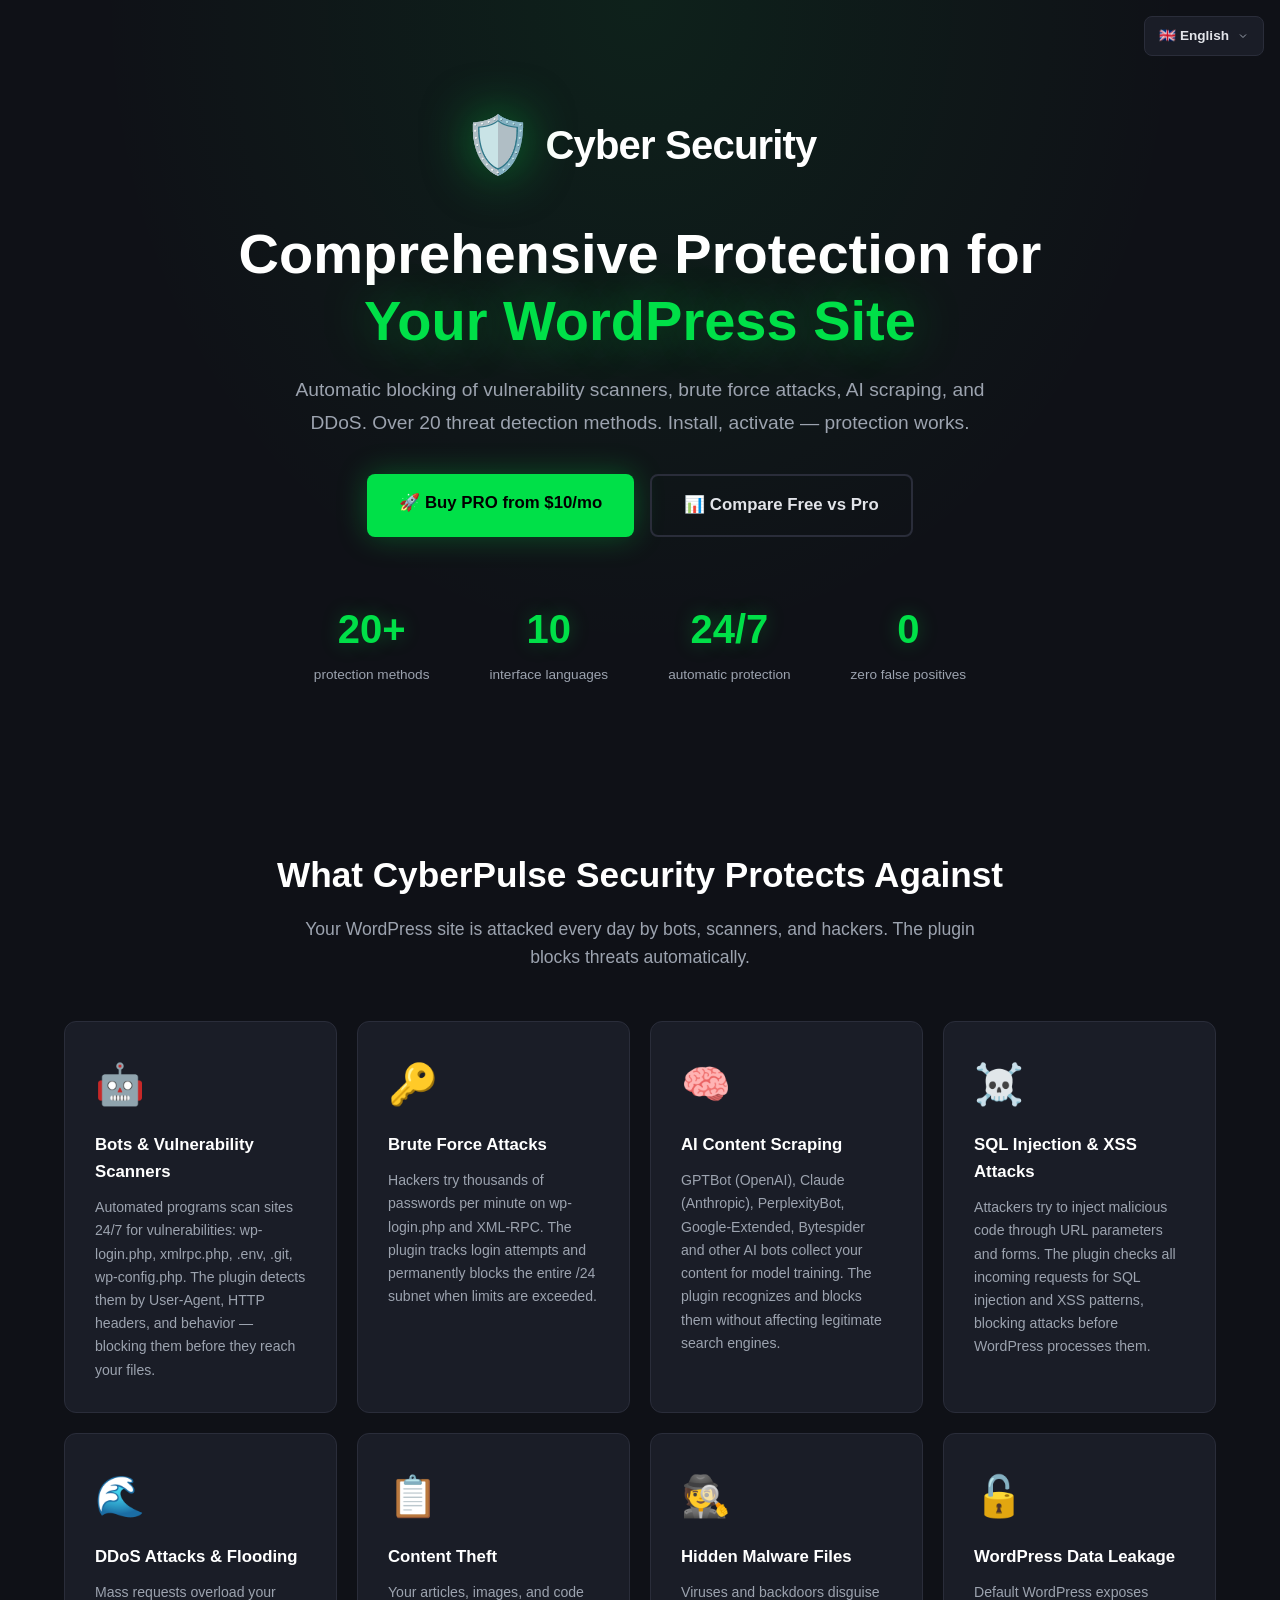
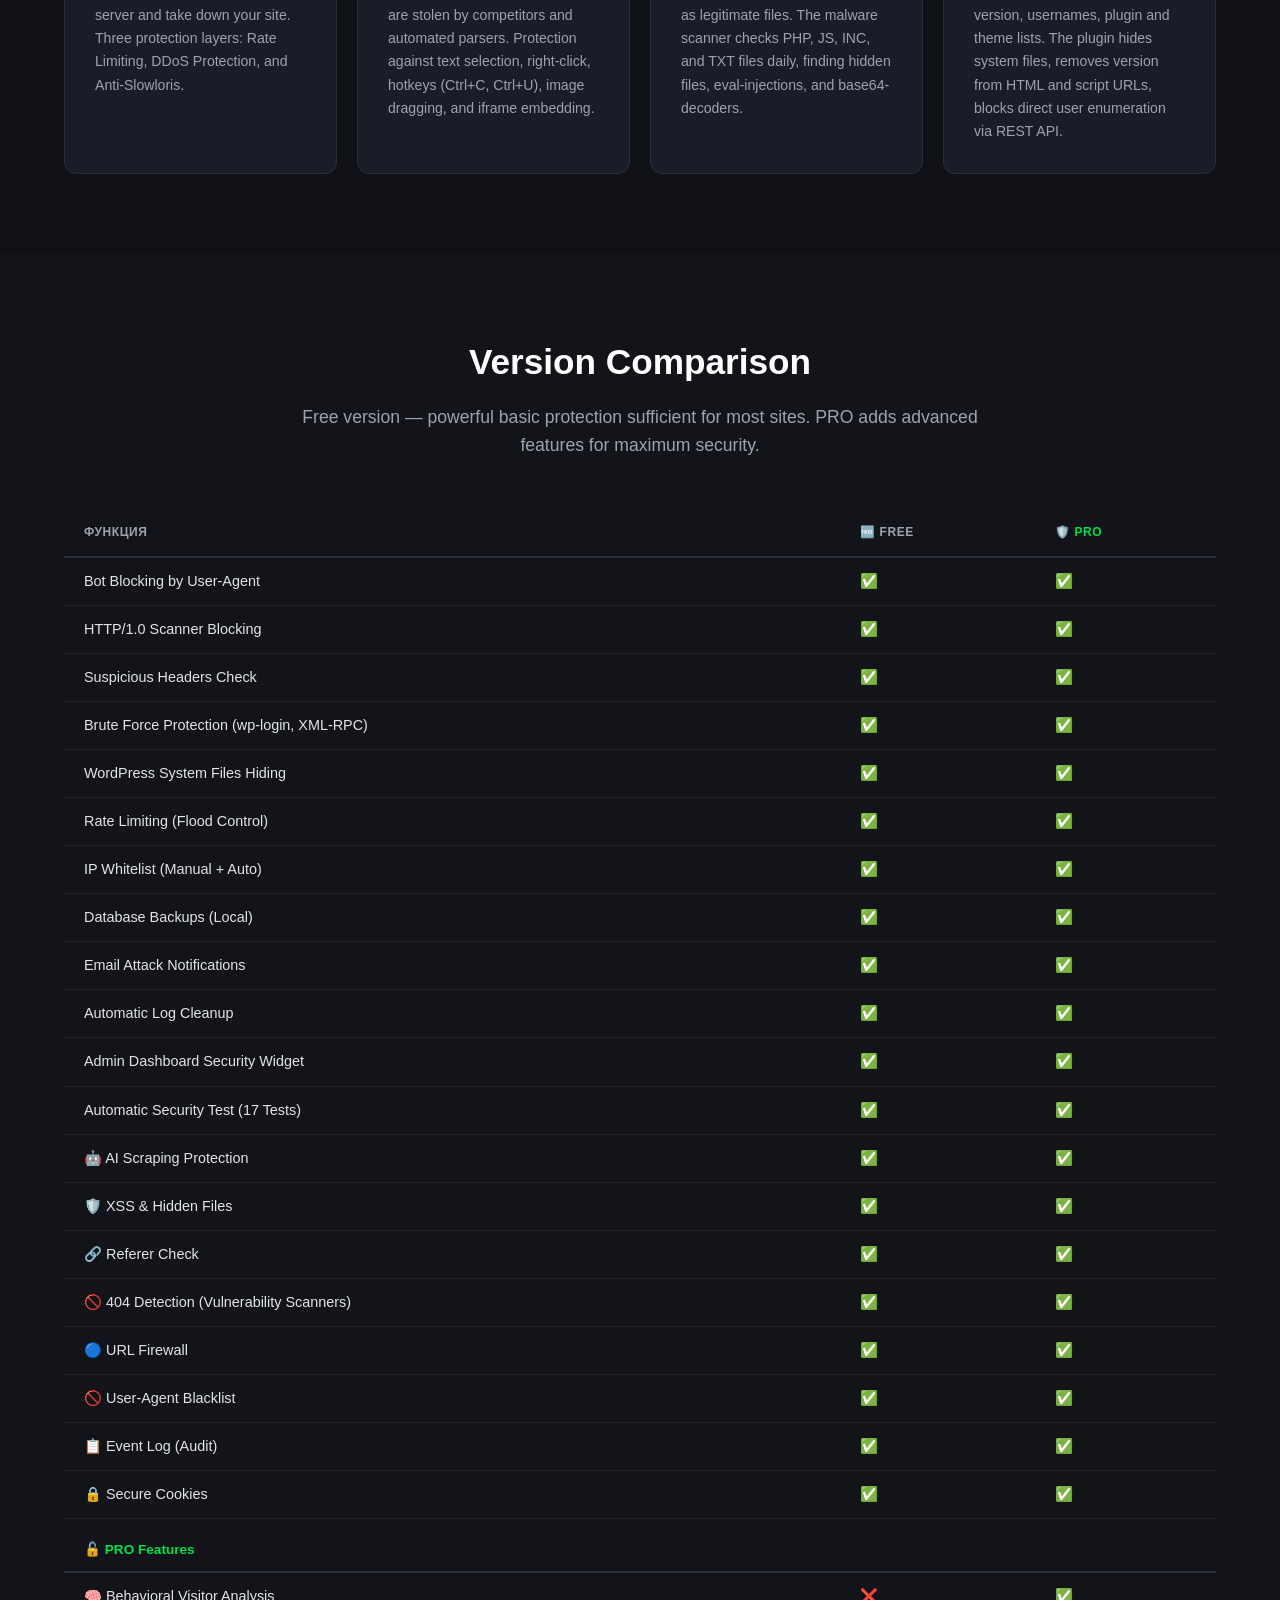
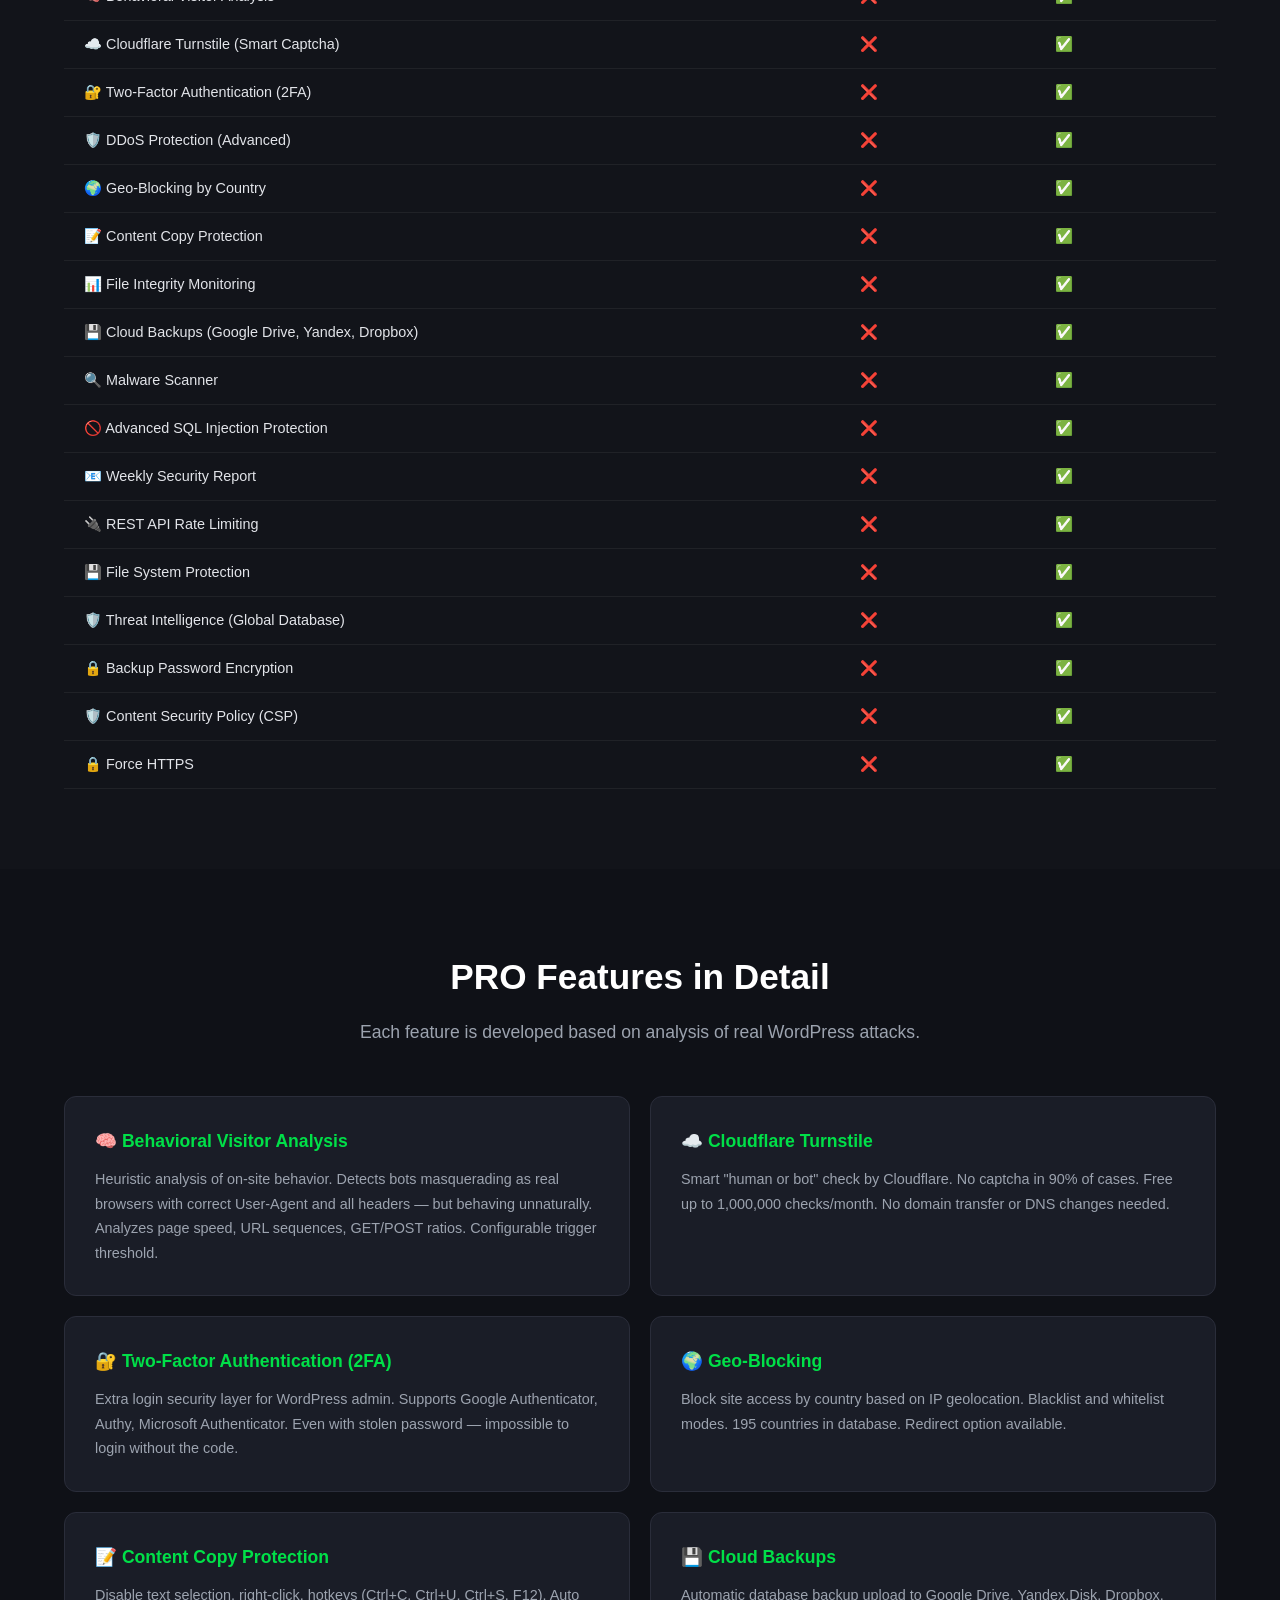
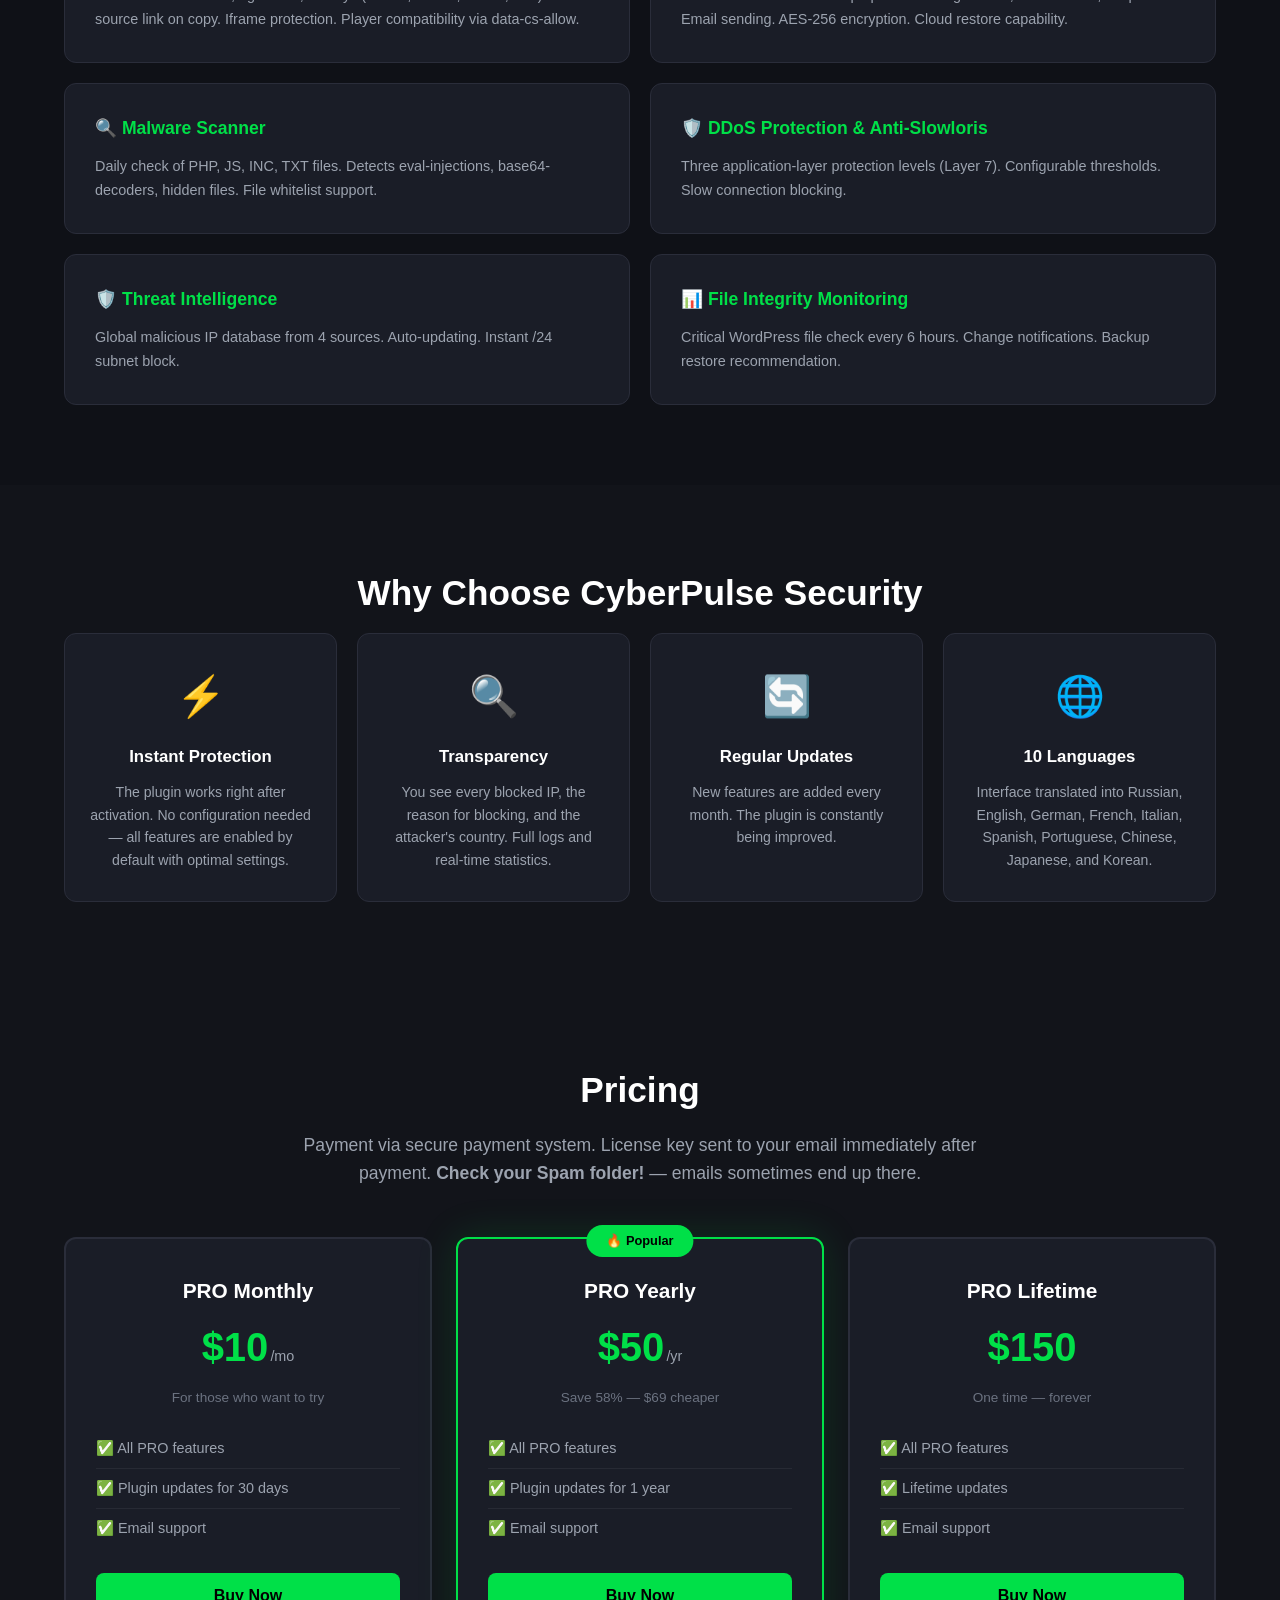
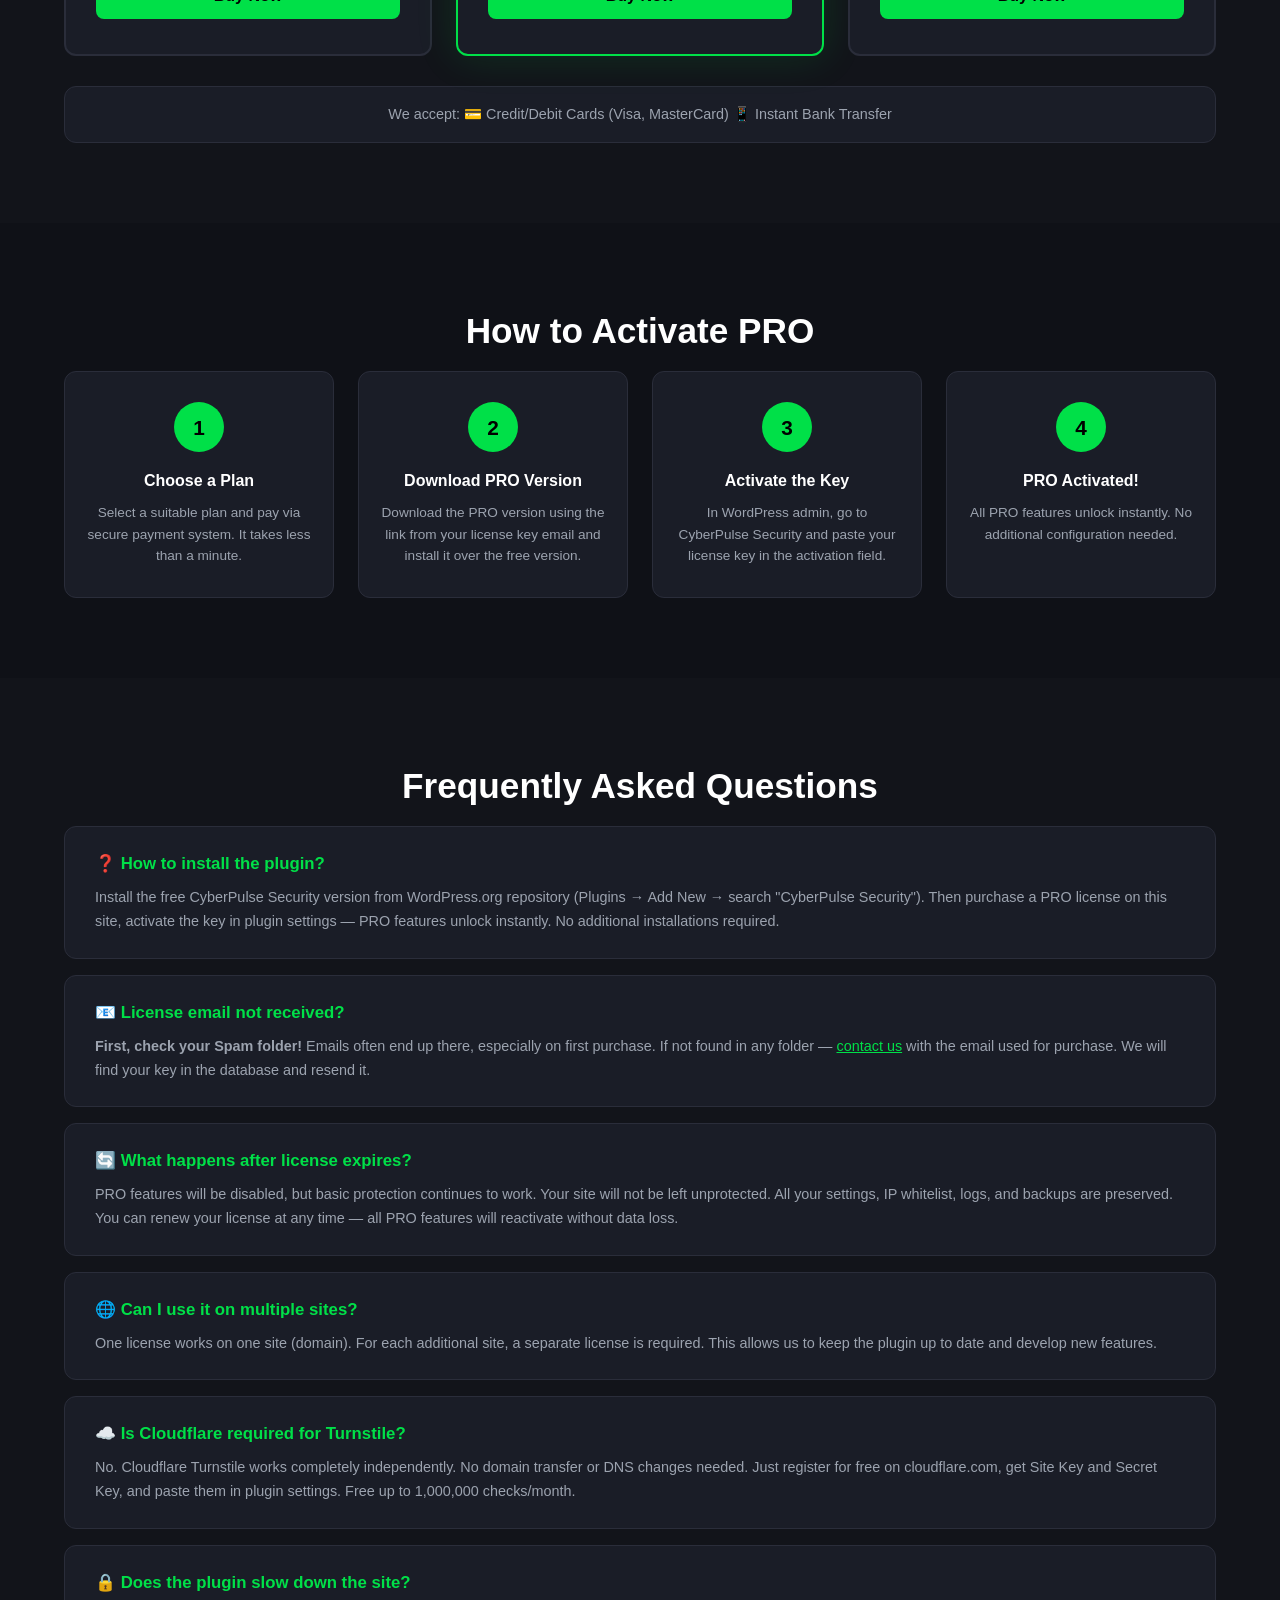
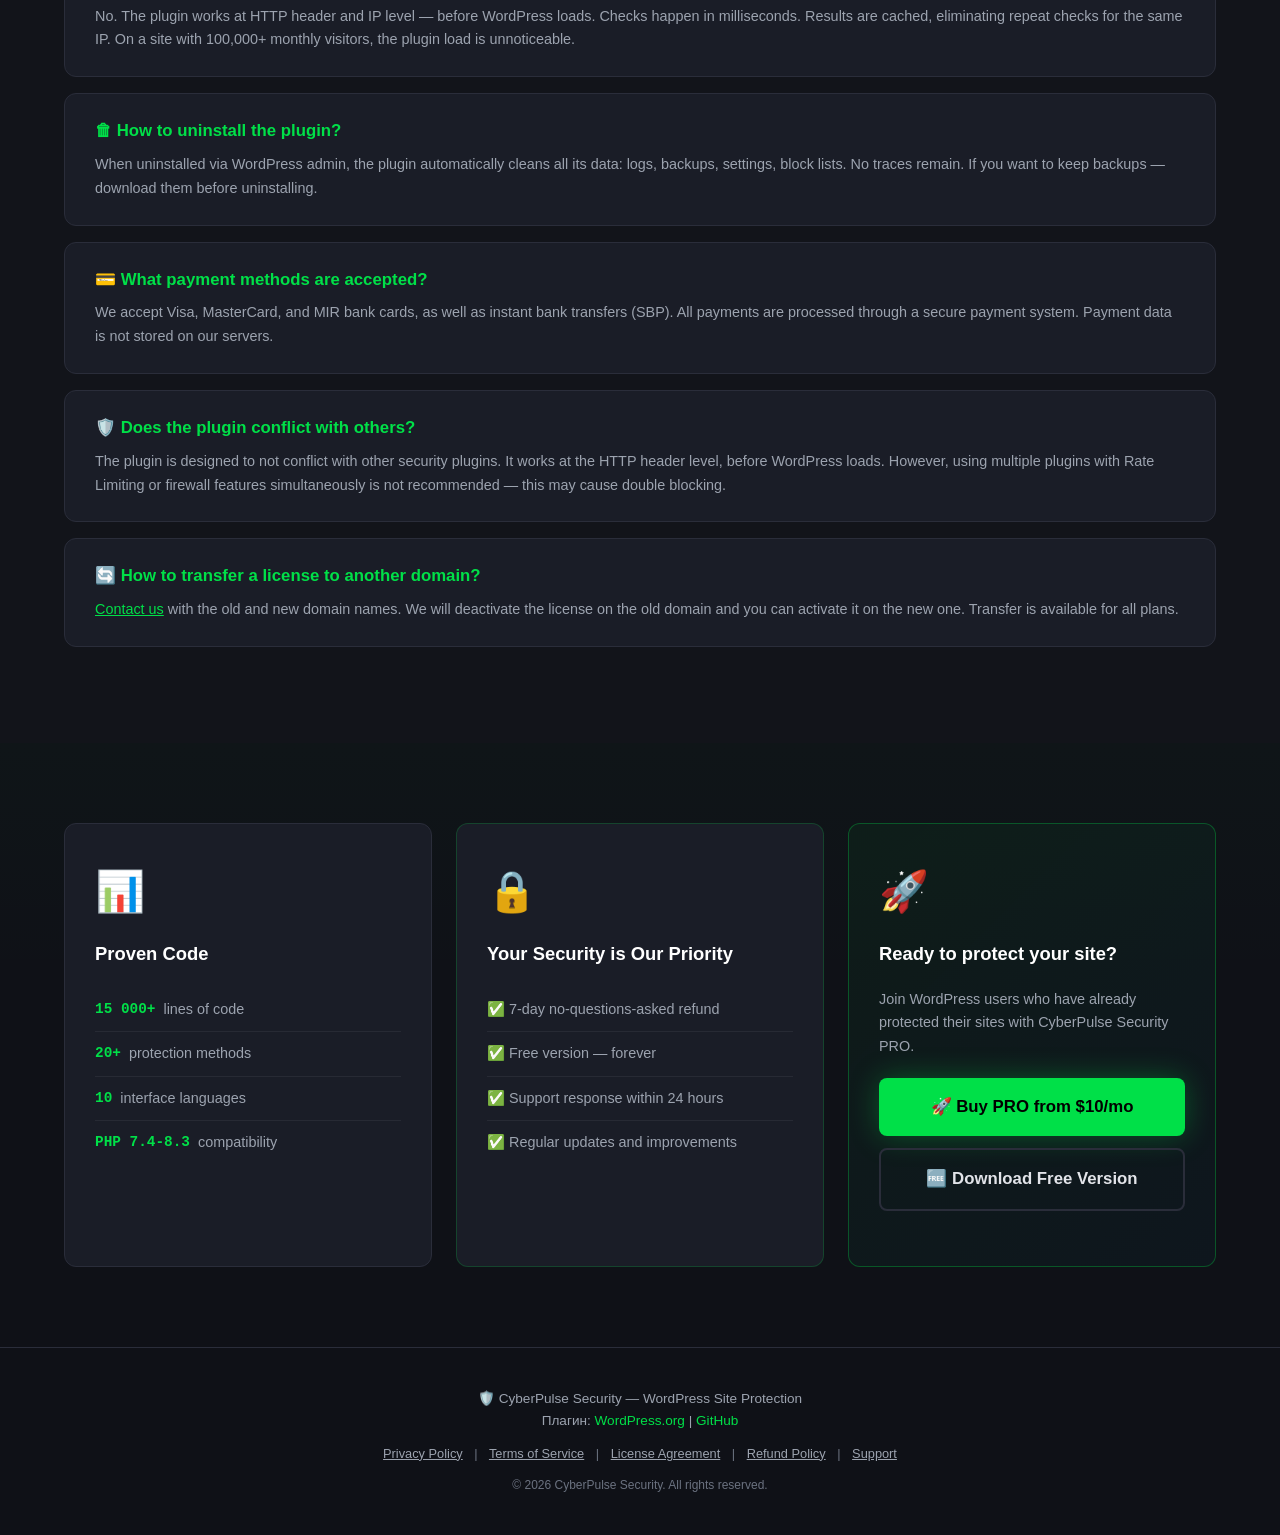
<file: index.html>
<!DOCTYPE html>
<html lang="ru">
<head>
    <meta charset="UTF-8">
    <meta name="viewport" content="width=device-width, initial-scale=1.0">
    <title>Cyber Security — Защита WordPress от ботов, атак и взлома</title>
    <meta name="description" content="Комплексная защита WordPress: блокировка ботов, брутфорс-атак, AI-скрапинга, DDoS. 20+ методов. Бесплатная и PRO версия. 10 языков.">
    <meta name="keywords" content="wordpress security, защита wordpress, плагин безопасности, firewall, bot protection, brute force, ddos protection, wordpress plugin">
    <meta property="og:title" content="Cyber Security — Защита WordPress">
    <meta property="og:description" content="Комплексная защита WordPress от ботов, брутфорса, AI-скрапинга и DDoS-атак. 20+ методов. 10 языков.">
    <meta property="og:image" content="https://gataurus.github.io/cyber-security/icon-512x512.png">
    <meta property="og:url" content="https://gataurus.github.io/cyber-security/">
    <meta property="og:type" content="website">
    <meta name="twitter:card" content="summary_large_image">
    <meta name="twitter:title" content="Cyber Security — Защита WordPress">
    <meta name="twitter:description" content="Комплексная защита WordPress от ботов, брутфорса, AI-скрапинга и DDoS-атак.">
    <meta name="twitter:image" content="https://gataurus.github.io/cyber-security/icon-512x512.png">
    <link rel="canonical" href="https://gataurus.github.io/cyber-security/">
    <link rel="alternate" hreflang="ru" href="https://gataurus.github.io/cyber-security/">
    <link rel="alternate" hreflang="en" href="https://gataurus.github.io/cyber-security/">
    <link rel="alternate" hreflang="x-default" href="https://gataurus.github.io/cyber-security/">
    <script type="application/ld+json">
    {
        "@context": "https://schema.org",
        "@type": "SoftwareApplication",
        "name": "Cyber Security",
        "applicationCategory": "SecurityApplication",
        "operatingSystem": "WordPress",
        "description": "Комплексная защита WordPress от ботов, брутфорс-атак, AI-скрапинга и DDoS.",
        "offers": {
            "@type": "Offer",
            "price": "990",
            "priceCurrency": "RUB"
        },
        "author": {
            "@type": "Person",
            "name": "Gataurus"
        }
    }
    </script>
    <link rel="manifest" href="manifest.json">
    <link rel="icon" type="image/svg+xml" href="favicon.svg">
    <link rel="icon" type="image/png" sizes="32x32" href="favicon-32x32.png">
    <link rel="icon" type="image/png" sizes="512x512" href="icon-512x512.png">
    <link rel="stylesheet" href="css/style.css">
    <script src="js/translations.js"></script>
    <script src="js/i18n.js"></script>
</head>
<body>

<div id="lang-switcher" class="lang-switcher"></div>

<!-- HERO -->
<section class="hero">
    <div class="container">
        <div class="hero-logo">
            <span class="hero-shield" aria-label="Shield">🛡️</span>
            <span class="hero-brand">Cyber Security</span>
        </div>
        <h1 class="hero-title">
            <span data-i18n="hero_title">Комплексная защита</span><br>
            <span class="text-green" data-i18n="hero_title_green">вашего сайта на WordPress</span>
        </h1>
        <p class="hero-subtitle" data-i18n="hero_subtitle">Автоматическая блокировка сканеров уязвимостей, брутфорс-атак, AI-скрапинга и DDoS. Более 20 методов обнаружения угроз. Установил, активировал — защита работает.</p>
        <div class="hero-buttons">
            <a href="#pricing" class="btn btn-green" data-i18n="hero_btn_buy">🚀 Купить PRO от 990₽/мес</a>
            <a href="#comparison" class="btn btn-outline" data-i18n="hero_btn_compare">📊 Сравнить Free vs Pro</a>
        </div>
        <div class="hero-stats">
            <div class="stat"><span class="stat-number">20+</span><span class="stat-label" data-i18n="stat_methods">методов защиты</span></div>
            <div class="stat"><span class="stat-number">10</span><span class="stat-label" data-i18n="stat_languages">языков интерфейса</span></div>
            <div class="stat"><span class="stat-number">24/7</span><span class="stat-label" data-i18n="stat_protection">автоматическая защита</span></div>
            <div class="stat"><span class="stat-number">0</span><span class="stat-label" data-i18n="stat_false">ложных срабатываний</span></div>
        </div>
    </div>
</section>

<!-- THREATS -->
<section class="threats">
    <div class="container">
        <h2 class="section-title" data-i18n="threats_title">От каких угроз защищает Cyber Security</h2>
        <p class="section-subtitle" data-i18n="threats_subtitle">Ваш WordPress-сайт атакуют каждый день — боты, сканеры, хакеры. Плагин блокирует угрозы автоматически, без вашего участия.</p>
        <div class="threats-grid">
            <div class="threat-card"><div class="threat-icon" aria-label="Bot">🤖</div><h3 data-i18n="threat1_title">Боты и сканеры уязвимостей</h3><p data-i18n="threat1_desc">Автоматические программы круглосуточно сканируют сайты в поисках уязвимых мест: wp-login.php, xmlrpc.php, .env, .git, wp-config.php. Плагин определяет их по User-Agent, HTTP-заголовкам и поведению — и блокирует до того, как они доберутся до файлов.</p></div>
            <div class="threat-card"><div class="threat-icon" aria-label="Key">🔑</div><h3 data-i18n="threat2_title">Брутфорс-атаки (подбор паролей)</h3><p data-i18n="threat2_desc">Хакеры перебирают тысячи паролей в минуту к wp-login.php и XML-RPC. Плагин отслеживает попытки входа и при превышении лимита навсегда блокирует всю подсеть /24 нарушителя.</p></div>
            <div class="threat-card"><div class="threat-icon" aria-label="AI">🧠</div><h3 data-i18n="threat3_title">AI-скрапинг контента</h3><p data-i18n="threat3_desc">GPTBot (OpenAI), Claude (Anthropic), PerplexityBot, Google-Extended, Bytespider и другие AI-боты собирают ваш контент для обучения моделей. Плагин распознаёт и блокирует их, не затрагивая легитимные поисковые системы.</p></div>
            <div class="threat-card"><div class="threat-icon" aria-label="Skull">☠️</div><h3 data-i18n="threat4_title">SQL-инъекции и XSS-атаки</h3><p data-i18n="threat4_desc">Злоумышленники пытаются внедрить вредоносный код через URL-параметры и формы. Плагин проверяет все входящие запросы на паттерны SQL-инъекций и межсайтового скриптинга, блокируя атаку до обработки WordPress.</p></div>
            <div class="threat-card"><div class="threat-icon" aria-label="Wave">🌊</div><h3 data-i18n="threat5_title">DDoS-атаки и флуд</h3><p data-i18n="threat5_desc">Массовые запросы перегружают сервер и кладут сайт. Три уровня защиты: Rate Limiting (ограничение запросов), DDoS Protection (продвинутая защита) и Anti-Slowloris (блокировка медленных соединений).</p></div>
            <div class="threat-card"><div class="threat-icon" aria-label="Clipboard">📋</div><h3 data-i18n="threat6_title">Кража контента</h3><p data-i18n="threat6_desc">Ваши статьи, изображения и код воруют конкуренты и автоматические парсеры. Защита от выделения текста, правого клика, горячих клавиш (Ctrl+C, Ctrl+U), перетаскивания изображений и встраивания в iframe.</p></div>
            <div class="threat-card"><div class="threat-icon" aria-label="Detective">🕵️</div><h3 data-i18n="threat7_title">Скрытые вредоносные файлы</h3><p data-i18n="threat7_desc">Вирусы и бэкдоры маскируются под легитимные файлы. Сканер вредоносного кода ежедневно проверяет PHP, JS, INC и TXT файлы, находит скрытые файлы, eval-вставки и base64-декодеры.</p></div>
            <div class="threat-card"><div class="threat-icon" aria-label="Unlock">🔓</div><h3 data-i18n="threat8_title">Утечка данных WordPress</h3><p data-i18n="threat8_desc">Стандартный WordPress раскрывает версию, имена пользователей, список плагинов и тем. Плагин скрывает системные файлы, убирает версию из HTML и URL скриптов, блокирует прямое перечисление пользователей через REST API.</p></div>
        </div>
    </div>
</section>

<!-- COMPARISON -->
<section class="comparison" id="comparison">
    <div class="container">
        <h2 class="section-title" data-i18n="compare_title">Сравнение версий</h2>
        <p class="section-subtitle" data-i18n="compare_subtitle">Free-версия — мощная базовая защита, которой хватит большинству сайтов. PRO добавляет продвинутые функции для максимальной безопасности.</p>
        <div class="comparison-table-wrap">
            <table class="comparison-table">
                <thead><tr><th>Функция</th><th class="col-free" data-i18n="col_free">🆓 Free</th><th class="col-pro" data-i18n="col_pro">🛡️ PRO</th></tr></thead>
                <tbody>
                    <tr><td data-i18n="table_bot_ua">Блокировка ботов по User-Agent</td><td>✅</td><td>✅</td></tr>
                    <tr><td data-i18n="table_http10">Блокировка HTTP/1.0 сканеров</td><td>✅</td><td>✅</td></tr>
                    <tr><td data-i18n="table_headers">Проверка подозрительных заголовков</td><td>✅</td><td>✅</td></tr>
                    <tr><td data-i18n="table_brute">Брутфорс-защита (wp-login, XML-RPC)</td><td>✅</td><td>✅</td></tr>
                    <tr><td data-i18n="table_hide_wp">Скрытие системных файлов WordPress</td><td>✅</td><td>✅</td></tr>
                    <tr><td data-i18n="table_rate_limit">Rate Limiting (флуд-контроль)</td><td>✅</td><td>✅</td></tr>
                    <tr><td data-i18n="table_whitelist">Белый список IP (ручной + авто)</td><td>✅</td><td>✅</td></tr>
                    <tr><td data-i18n="table_backups">Бэкапы базы данных (локально)</td><td>✅</td><td>✅</td></tr>
                    <tr><td data-i18n="table_alerts">Email-уведомления об атаках</td><td>✅</td><td>✅</td></tr>
                    <tr><td data-i18n="table_log_cleanup">Автоматическая очистка логов</td><td>✅</td><td>✅</td></tr>
                    <tr><td data-i18n="table_dashboard">Виджет безопасности в админке</td><td>✅</td><td>✅</td></tr>
                    <tr><td data-i18n="table_test">Автоматический тест защиты (17 тестов)</td><td>✅</td><td>✅</td></tr>
                    <tr><td data-i18n="table_ai_free">🤖 Защита от AI-скрапинга</td><td>✅</td><td>✅</td></tr>
                    <tr><td data-i18n="table_xss">🛡️ XSS и скрытые файлы</td><td>✅</td><td>✅</td></tr>
                    <tr><td data-i18n="table_referer">🔗 Проверка Referer</td><td>✅</td><td>✅</td></tr>
                    <tr><td data-i18n="table_404">🚫 404 Detection (сканеры уязвимостей)</td><td>✅</td><td>✅</td></tr>
                    <tr><td data-i18n="table_url_firewall">🔵 URL Firewall</td><td>✅</td><td>✅</td></tr>
                    <tr><td data-i18n="table_ua_blacklist">🚫 User-Agent чёрный список</td><td>✅</td><td>✅</td></tr>
                    <tr><td data-i18n="table_audit">📋 Лента событий (аудит)</td><td>✅</td><td>✅</td></tr>
                    <tr><td data-i18n="table_secure_cookies">🔒 Secure Cookies</td><td>✅</td><td>✅</td></tr>
                    <tr class="divider"><td colspan="3" data-i18n="divider_pro">🔓 PRO-функции</td></tr>
                    <tr><td data-i18n="table_behavioral">🧠 Поведенческий анализ посетителей</td><td>❌</td><td>✅</td></tr>
                    <tr><td data-i18n="table_turnstile">☁️ Cloudflare Turnstile (умная капча)</td><td>❌</td><td>✅</td></tr>
                    <tr><td data-i18n="table_2fa">🔐 Двухфакторная аутентификация (2FA)</td><td>❌</td><td>✅</td></tr>
                    <tr><td data-i18n="table_ddos">🛡️ DDoS-защита (продвинутая)</td><td>❌</td><td>✅</td></tr>
                    <tr><td data-i18n="table_geo">🌍 Гео-блокировка по странам</td><td>❌</td><td>✅</td></tr>
                    <tr><td data-i18n="table_content">📝 Защита контента от копирования</td><td>❌</td><td>✅</td></tr>
                    <tr><td data-i18n="table_integrity">📊 Мониторинг целостности файлов</td><td>❌</td><td>✅</td></tr>
                    <tr><td data-i18n="table_cloud">💾 Облачные бэкапы (Google Drive, Яндекс.Диск, Dropbox)</td><td>❌</td><td>✅</td></tr>
                    <tr><td data-i18n="table_malware">🔍 Сканер вредоносного кода</td><td>❌</td><td>✅</td></tr>
                    <tr><td data-i18n="table_sql">🚫 Расширенная защита от SQL-инъекций</td><td>❌</td><td>✅</td></tr>
                    <tr><td data-i18n="table_report">📧 Еженедельный отчёт безопасности</td><td>❌</td><td>✅</td></tr>
                    <tr><td data-i18n="table_api">🔌 REST API Rate Limiting</td><td>❌</td><td>✅</td></tr>
                    <tr><td data-i18n="table_filesystem">💾 Защита файловой системы</td><td>❌</td><td>✅</td></tr>
                    <tr><td data-i18n="table_threat">🛡️ Threat Intelligence (глобальная база угроз)</td><td>❌</td><td>✅</td></tr>
                    <tr><td data-i18n="table_encrypt">🔒 Шифрование бэкапов паролем</td><td>❌</td><td>✅</td></tr>
                    <tr><td data-i18n="table_csp">🛡️ Content Security Policy (CSP)</td><td>❌</td><td>✅</td></tr>
                    <tr><td data-i18n="table_https">🔒 Принудительный HTTPS</td><td>❌</td><td>✅</td></tr>
                </tbody>
            </table>
        </div>
    </div>
</section>

<!-- PRO FEATURES -->
<section class="pro-features">
    <div class="container">
        <h2 class="section-title" data-i18n="pro_features_title">PRO-функции подробно</h2>
        <p class="section-subtitle" data-i18n="pro_features_subtitle">Каждая функция разработана на основе анализа реальных атак на WordPress-сайты.</p>
        <div class="pro-features-grid">
            <div class="pro-feature-card"><h3 data-i18n="pro1_title">🧠 Поведенческий анализ посетителей</h3><p data-i18n="pro1_desc">Эвристический анализ поведения на сайте. Обнаруживает ботов, которые маскируются под реальные браузеры: правильный User-Agent, все заголовки — но ведут себя неестественно. Анализирует скорость переходов, последовательность URL, соотношение GET/POST запросов. Настраиваемый порог срабатывания.</p></div>
            <div class="pro-feature-card"><h3 data-i18n="pro2_title">☁️ Cloudflare Turnstile</h3><p data-i18n="pro2_desc">Умная проверка «человек или бот» от Cloudflare. В 90% случаев не показывает капчу реальным людям. Бесплатно до 1 000 000 проверок в месяц. Не требует переноса домена на Cloudflare или смены DNS-серверов.</p></div>
            <div class="pro-feature-card"><h3 data-i18n="pro3_title">🔐 Двухфакторная аутентификация (2FA)</h3><p data-i18n="pro3_desc">Дополнительный уровень защиты при входе в админку WordPress. Поддержка Google Authenticator, Authy, Microsoft Authenticator. Даже если пароль украден — без кода войти невозможно.</p></div>
            <div class="pro-feature-card"><h3 data-i18n="pro4_title">🌍 Гео-блокировка</h3><p data-i18n="pro4_desc">Блокировка доступа к сайту из указанных стран на основе IP-геолокации. Чёрный и белый список. 195 стран в базе. Возможность редиректа.</p></div>
            <div class="pro-feature-card"><h3 data-i18n="pro5_title">📝 Защита контента от копирования</h3><p data-i18n="pro5_desc">Запрет выделения текста, правого клика, горячих клавиш (Ctrl+C, Ctrl+U, Ctrl+S, F12). Автоматическая ссылка на источник при копировании. Защита от iframe. Совместимость с плеерами через data-cs-allow.</p></div>
            <div class="pro-feature-card"><h3 data-i18n="pro6_title">💾 Облачные бэкапы</h3><p data-i18n="pro6_desc">Автоматическая загрузка бэкапов базы данных в Google Drive, Яндекс.Диск, Dropbox. Отправка на email. Шифрование AES-256. Восстановление из облака.</p></div>
            <div class="pro-feature-card"><h3 data-i18n="pro7_title">🔍 Сканер вредоносного кода</h3><p data-i18n="pro7_desc">Ежедневная проверка PHP, JS, INC, TXT файлов. Обнаруживает eval-вставки, base64-декодеры, скрытые файлы. Белый список файлов.</p></div>
            <div class="pro-feature-card"><h3 data-i18n="pro8_title">🛡️ DDoS-защита и Anti-Slowloris</h3><p data-i18n="pro8_desc">Три уровня защиты на уровне приложения (Layer 7). Настраиваемые пороги. Блокировка медленных соединений.</p></div>
            <div class="pro-feature-card"><h3 data-i18n="pro9_title">🛡️ Threat Intelligence</h3><p data-i18n="pro9_desc">Глобальная база вредоносных IP из 4 источников. Автообновление. Мгновенная блокировка подсети /24.</p></div>
            <div class="pro-feature-card"><h3 data-i18n="pro10_title">📊 Мониторинг целостности файлов</h3><p data-i18n="pro10_desc">Проверка критических файлов WordPress каждые 6 часов. Уведомления при изменениях. Рекомендация восстановления из бэкапа.</p></div>
        </div>
    </div>
</section>

<!-- WHY US -->
<section class="why-us">
    <div class="container">
        <h2 class="section-title" data-i18n="why_us_title">Почему выбирают Cyber Security</h2>
        <div class="why-us-grid">
            <div class="why-us-card"><div class="why-us-icon" aria-label="Lightning">⚡</div><h3 data-i18n="why_us_1_title">Мгновенная защита</h3><p data-i18n="why_us_1_desc">Плагин работает сразу после активации. Не требует настройки — все функции включены по умолчанию с оптимальными параметрами.</p></div>
            <div class="why-us-card"><div class="why-us-icon" aria-label="Magnifier">🔍</div><h3 data-i18n="why_us_2_title">Прозрачность</h3><p data-i18n="why_us_2_desc">Вы видите каждый заблокированный IP, причину блокировки и страну атакующего. Полные логи и статистика в реальном времени.</p></div>
            <div class="why-us-card"><div class="why-us-icon" aria-label="Refresh">🔄</div><h3 data-i18n="why_us_3_title">Регулярные обновления</h3><p data-i18n="why_us_3_desc">Новые функции добавляются каждый месяц. Плагин постоянно совершенствуется.</p></div>
            <div class="why-us-card"><div class="why-us-icon" aria-label="Globe">🌐</div><h3 data-i18n="why_us_4_title">10 языков</h3><p data-i18n="why_us_4_desc">Интерфейс переведён на русский, английский, немецкий, французский, итальянский, испанский, португальский, китайский, японский и корейский.</p></div>
        </div>
    </div>
</section>

<!-- PRICING -->
<section class="pricing-section" id="pricing">
    <div class="container">
        <h2 class="section-title" data-i18n="pricing_title">Тарифы</h2>
        <p class="section-subtitle" data-i18n-html="pricing_subtitle">Оплата через защищённую платёжную систему. Лицензионный ключ приходит на email сразу после оплаты. <strong>Проверьте папку «Спам»</strong> — иногда письма попадают туда.</p>
        <div class="pricing">
            <div class="plan"><div class="plan-name" data-i18n="plan_month">PRO Месяц</div><div class="plan-price"><span class="plan-price-num" data-i18n="plan_price_monthly">990₽</span><span class="plan-price-period" data-i18n="plan_price_period_monthly">/мес</span></div><p class="plan-desc" data-i18n="plan_month_desc">Для тех, кто хочет попробовать</p><ul><li data-i18n="plan_feature1">✅ Все PRO-функции</li><li data-i18n="plan_feature_updates">✅ Обновления плагина в течение 30 дней</li><li data-i18n="plan_feature_support">✅ Поддержка по email</li></ul><button onclick="buyPlan('monthly')" class="btn-buy" data-i18n="btn_buy">Купить</button></div>
            <div class="plan featured"><div class="plan-badge" data-i18n="badge_popular">🔥 Популярный</div><div class="plan-name" data-i18n="plan_year">PRO Год</div><div class="plan-price"><span class="plan-price-num" data-i18n="plan_price_yearly">4 990₽</span><span class="plan-price-period" data-i18n="plan_price_period_yearly">/год</span></div><p class="plan-desc" data-i18n="plan_year_desc">Экономия 58% — выгоднее на 6 890₽</p><ul><li data-i18n="plan_feature1">✅ Все PRO-функции</li><li data-i18n="plan_feature_updates_year">✅ Обновления плагина в течение 1 года</li><li data-i18n="plan_feature_support">✅ Поддержка по email</li></ul><button onclick="buyPlan('yearly')" class="btn-buy" data-i18n="btn_buy">Купить</button></div>
            <div class="plan"><div class="plan-name" data-i18n="plan_lifetime">PRO Навсегда</div><div class="plan-price"><span class="plan-price-num" data-i18n="plan_price_lifetime">14 990₽</span></div><p class="plan-desc" data-i18n="plan_lifetime_desc">Один раз — навсегда</p><ul><li data-i18n="plan_feature1">✅ Все PRO-функции</li><li data-i18n="plan_feature_lifetime">✅ Пожизненные обновления</li><li data-i18n="plan_feature_support">✅ Поддержка по email</li></ul><button onclick="buyPlan('lifetime')" class="btn-buy" data-i18n="btn_buy">Купить</button></div>
        </div>
        <div class="payment-methods"><span data-i18n="payment_methods">Принимаем к оплате:</span> <span class="payment-icon">💳</span> <span data-i18n="payment_cards">Банковские карты (Visa, MasterCard, МИР)</span> <span class="payment-icon">📱</span> <span data-i18n="payment_sbp">СБП (Система быстрых платежей)</span></div>
    </div>
</section>

<!-- HOW IT WORKS -->
<section class="how-it-works">
    <div class="container">
        <h2 class="section-title" data-i18n="how_title">Как активировать PRO</h2>
        <div class="steps">
            <div class="step"><div class="step-number">1</div><h3 data-i18n="step1_title">Оплатите тариф</h3><p data-i18n="step1_desc">Выберите подходящий тариф и оплатите. Это безопасно и занимает меньше минуты.</p></div>
            <div class="step"><div class="step-number">2</div><h3 data-i18n="step2_title">Скачайте PRO версию</h3><p data-i18n="step2_desc">Скачайте PRO версию плагина по ссылке из письма с лицензионным ключом и установите её поверх бесплатной версии.</p></div>
            <div class="step"><div class="step-number">3</div><h3 data-i18n="step3_title">Активируйте ключ</h3><p data-i18n="step3_desc">В админке WordPress перейдите в <strong>Cyber Security</strong> и вставьте лицензионный ключ в поле активации.</p></div>
            <div class="step"><div class="step-number">4</div><h3 data-i18n="step4_title">PRO активирован!</h3><p data-i18n="step4_desc">Все PRO-функции разблокируются мгновенно. Ничего дополнительно настраивать не нужно.</p></div>
        </div>
    </div>
</section>

<!-- FAQ -->
<section class="faq">
    <div class="container">
        <h2 class="section-title" data-i18n="faq_title">Частые вопросы</h2>
        <div class="faq-item"><h3 data-i18n="faq1_q">❓ Как установить плагин?</h3><p data-i18n="faq1_a">Установите бесплатную версию Cyber Security из репозитория WordPress.org (Плагины → Добавить новый → поиск «Cyber Security»). Затем купите PRO-лицензию на этом сайте, активируйте ключ в настройках плагина — и PRO-функции разблокируются мгновенно. Никаких дополнительных установок не требуется.</p></div>
        <div class="faq-item"><h3 data-i18n="faq2_q">📧 Не пришло письмо с лицензией. Что делать?</h3><p data-i18n-html="faq2_a"><strong>Первым делом проверьте папку «Спам» (Spam) в вашей почте!</strong> Письма часто попадают туда, особенно при первой покупке. Если письма нет ни в одной папке — <a href="docs/contact">свяжитесь с нами</a> с email, который использовали при покупке. Мы найдём ваш ключ в базе и отправим повторно.</p></div>
        <div class="faq-item"><h3 data-i18n="faq3_q">🔄 Что будет после окончания лицензии?</h3><p data-i18n="faq3_a">PRO-функции отключатся, но <strong>базовая защита продолжит работать</strong>. Ваш сайт не останется без защиты. Все ваши настройки, белый список IP, логи и бэкапы сохранятся. Вы можете продлить лицензию в любой момент — все PRO-функции снова активируются без потери данных.</p></div>
        <div class="faq-item"><h3 data-i18n="faq4_q">🌐 Можно ли использовать на нескольких сайтах?</h3><p data-i18n="faq4_a">Одна лицензия действует на одном сайте (домене). Для каждого дополнительного сайта требуется приобрести отдельную лицензию. Это позволяет нам поддерживать плагин в актуальном состоянии и разрабатывать новые функции.</p></div>
        <div class="faq-item"><h3 data-i18n="faq5_q">☁️ Нужен ли Cloudflare для Turnstile?</h3><p data-i18n="faq5_a">Нет. Cloudflare Turnstile работает полностью независимо. Не нужно переносить домен на Cloudflare или менять DNS-серверы. Достаточно бесплатно зарегистрироваться на cloudflare.com, получить Site Key и Secret Key, и вставить их в настройки плагина. Бесплатно до 1 000 000 проверок в месяц.</p></div>
        <div class="faq-item"><h3 data-i18n="faq6_q">🔒 Замедляет ли плагин сайт?</h3><p data-i18n="faq6_a">Нет. Плагин работает на уровне HTTP-заголовков и IP-адресов — до загрузки WordPress. Проверки происходят за миллисекунды. Результаты кэшируются, исключая повторные проверки для одного IP. На сайте с посещаемостью 100 000+ в месяц нагрузка от плагина незаметна.</p></div>
        <div class="faq-item"><h3 data-i18n="faq7_q">🗑 Как удалить плагин?</h3><p data-i18n="faq7_a">При удалении через админку WordPress плагин автоматически очищает все свои данные: логи, бэкапы, настройки, списки блокировок. Никаких следов не остаётся. Если хотите сохранить бэкапы — скачайте их перед удалением.</p></div>
        <div class="faq-item"><h3 data-i18n="faq8_q">💳 Какие способы оплаты?</h3><p data-i18n="faq8_a">Мы принимаем банковские карты Visa, MasterCard и МИР, а также платежи через Систему быстрых платежей (СБП). Все платежи обрабатываются через защищённую платёжную систему. Платёжные данные не хранятся на наших серверах.</p></div>
        <div class="faq-item"><h3 data-i18n="faq9_q">🛡️ Конфликтует ли плагин с другими?</h3><p data-i18n="faq9_a">Плагин спроектирован так, чтобы не конфликтовать с другими плагинами безопасности. Он работает на уровне HTTP-заголовков, до загрузки WordPress. Однако не рекомендуется использовать одновременно несколько плагинов с функциями Rate Limiting или файрвола — это может привести к двойной блокировке.</p></div>
        <div class="faq-item"><h3 data-i18n="faq10_q">🔄 Как перенести лицензию на другой домен?</h3><p data-i18n-html="faq10_a"><a href="docs/contact">Свяжитесь с нами</a> с указанием старого и нового домена. Мы деактивируем лицензию на старом домене и вы сможете активировать её на новом. Перенос доступен для всех тарифов.</p></div>
    </div>
</section>

<!-- CTA FINAL -->
<section class="cta-final">
    <div class="container">
        <div class="cta-final-grid">
            <div class="cta-card"><div class="cta-card-icon" aria-label="Chart">📊</div><h3 data-i18n="cta_stats_title">Проверенный код</h3><ul class="cta-stats-list"><li><span class="cta-stat-num">15 000+</span> <span data-i18n="cta_stat_lines">строк кода</span></li><li><span class="cta-stat-num">20+</span> <span data-i18n="cta_stat_methods">методов защиты</span></li><li><span class="cta-stat-num">10</span> <span data-i18n="cta_stat_langs">языков интерфейса</span></li><li><span class="cta-stat-num">PHP 7.4-8.3</span> <span data-i18n="cta_stat_php">совместимость</span></li></ul></div>
            <div class="cta-card cta-card-guarantee"><div class="cta-card-icon" aria-label="Lock">🔒</div><h3 data-i18n="cta_guarantee_title">Ваша безопасность — наш приоритет</h3><ul class="cta-guarantee-list"><li data-i18n="cta_guarantee_1">✅ 7-дневный возврат без вопросов</li><li data-i18n="cta_guarantee_2">✅ Бесплатная версия — навсегда</li><li data-i18n="cta_guarantee_3">✅ Ответ поддержки в течение 24 часов</li><li data-i18n="cta_guarantee_4">✅ Регулярные обновления и улучшения</li></ul></div>
            <div class="cta-card cta-card-action"><div class="cta-card-icon" aria-label="Rocket">🚀</div><h3 data-i18n="cta_action_title">Готовы защитить свой сайт?</h3><p data-i18n="cta_action_desc">Присоединяйтесь к пользователям WordPress, которые уже защитили свои сайты с Cyber Security PRO.</p><div class="cta-buttons"><a href="#pricing" class="btn btn-green" data-i18n="cta_btn_buy">🚀 Купить PRO от 990₽/мес</a><a href="https://wordpress.org/plugins/cyber-security/" target="_blank" class="btn btn-outline" data-i18n="cta_btn_free">🆓 Скачать бесплатную версию</a></div></div>
        </div>
    </div>
</section>

<!-- FOOTER -->
<footer class="footer">
    <div class="container">
        <p data-i18n="footer_text">🛡️ Cyber Security — защита вашего WordPress-сайта</p>
        <p>Плагин: <a href="https://wordpress.org/plugins/cyber-security/">WordPress.org</a> | <a href="https://github.com/gataurus/cyber-security">GitHub</a></p>
        <div class="footer-links"><a href="docs/privacy" data-i18n="footer_privacy">Политика конфиденциальности</a> <span>|</span> <a href="docs/terms" data-i18n="footer_terms">Публичная оферта</a> <span>|</span> <a href="docs/license" data-i18n="footer_license">Лицензионное соглашение</a> <span>|</span> <a href="docs/refund" data-i18n="footer_refund">Возврат средств</a> <span>|</span> <a href="docs/contact" data-i18n="footer_contact_page">Поддержка</a></div>
        <p class="copyright" data-i18n="footer_copyright">© 2026 Cyber Security. Все права защищены.</p>
    </div>
</footer>

<!-- MODAL -->
<div id="email-modal" class="modal" style="display:none;">
    <div class="modal-content">
        <h2 data-i18n="modal_title">Введите email для получения ключа</h2>
        <p data-i18n-html="modal_desc"><strong>Лицензионный ключ и ссылка на скачивание PRO версии будут отправлены на этот адрес сразу после оплаты. Проверьте папку «Спам»!</strong></p>
        <input type="email" id="email-input" data-i18n-placeholder="modal_placeholder" placeholder="your@email.com" required>
        <p id="email-error" style="color:#ff4040;display:none;" data-i18n="modal_error">Введите корректный email</p>
        <button onclick="confirmEmail()" class="btn-buy" data-i18n="modal_continue">Продолжить</button>
        <button onclick="closeModal()" class="btn-cancel" data-i18n="modal_cancel">Отмена</button>
    </div>
</div>

<script src="js/payment.js"></script>
</body>
</html>
</file>
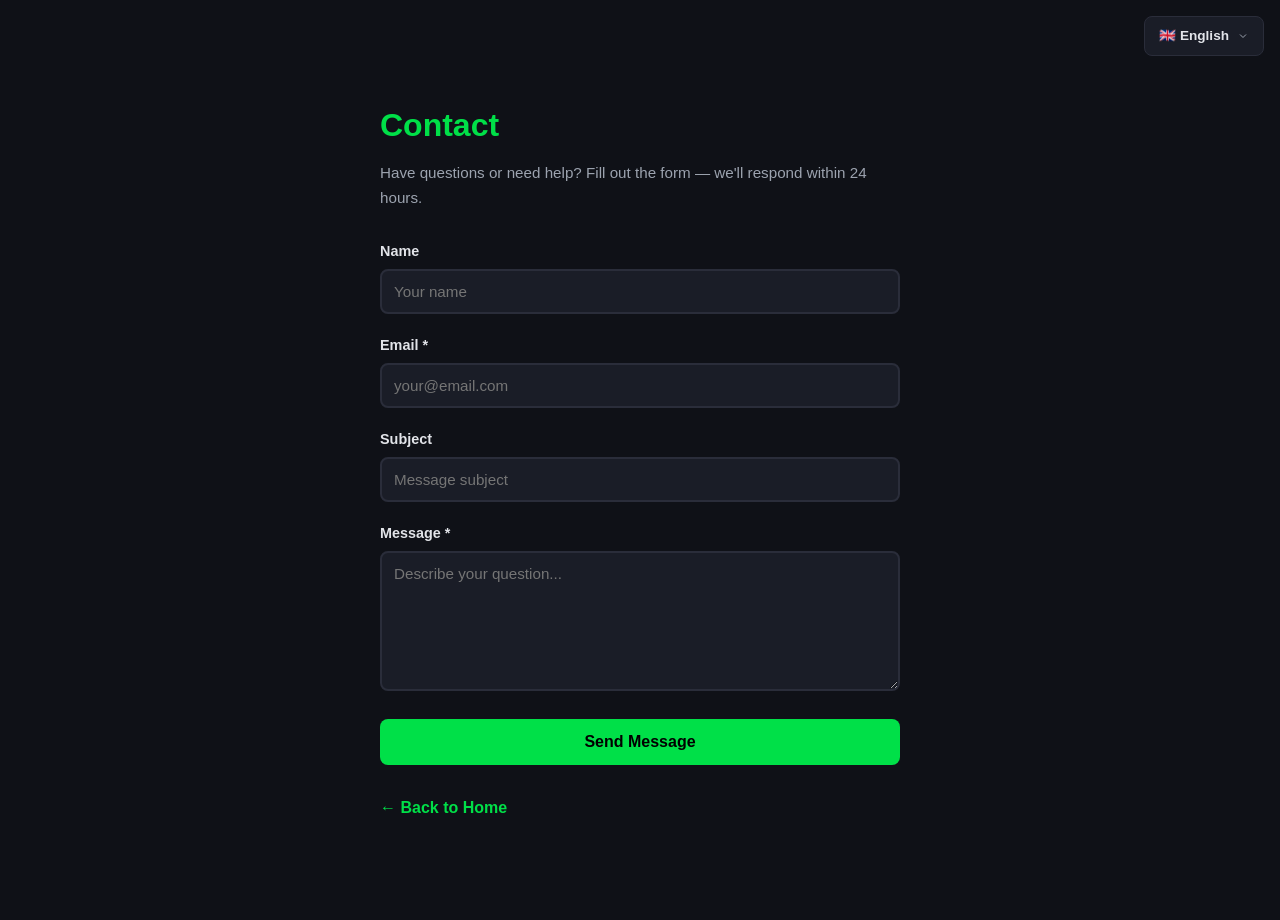
<file: docs/contact/index.html>
<!DOCTYPE html>
<html lang="ru">
<head>
    <meta charset="UTF-8">
    <meta name="viewport" content="width=device-width, initial-scale=1.0">
    <meta name="robots" content="noindex, follow">
    <title data-i18n="contact_title">Контакты | CyberPulse PRO</title>
    <link rel="stylesheet" href="../../css/style.css">
    <link rel="icon" type="image/png" sizes="32x32" href="../../favicon-32x32.png">
    <script src="../../js/translations.js"></script>
    <style>
        .doc-page { max-width: 600px; margin: 60px auto; padding: 40px; }
        .doc-page h1 { color: var(--green); margin-bottom: 10px; font-size: 2rem; }
        .doc-page > p { color: var(--text-secondary); margin-bottom: 30px; font-size: 0.95rem; }
        .form-group { margin-bottom: 20px; }
        .form-group label { display: block; color: var(--text); margin-bottom: 6px; font-size: 0.9rem; font-weight: 600; }
        .form-group input, .form-group textarea { 
            width: 100%; padding: 12px; background: var(--bg-card); 
            border: 2px solid var(--border); border-radius: var(--radius-sm); 
            color: var(--text); font-size: 0.95rem; font-family: var(--font);
            box-sizing: border-box;
        }
        .form-group input:focus, .form-group textarea:focus { border-color: var(--green); outline: none; }
        .form-group textarea { min-height: 140px; resize: vertical; }
        .btn-submit { 
            width: 100%; padding: 14px; background: var(--green); color: #000; 
            border: none; border-radius: var(--radius-sm); font-size: 1rem; 
            font-weight: 700; cursor: pointer; transition: all 0.2s;
        }
        .btn-submit:hover { background: var(--green-dark); }
        .btn-submit:disabled { opacity: 0.5; cursor: not-allowed; }
        .form-success { display: none; text-align: center; padding: 40px; color: var(--green); font-size: 1.1rem; }
        .form-error { color: var(--red); font-size: 0.85rem; margin-top: 4px; display: none; }
        .back-link { display: inline-block; margin-top: 30px; color: var(--green); text-decoration: none; font-weight: 600; }
        .back-link:hover { text-decoration: underline; }
        .honeypot { position: absolute; left: -9999px; opacity: 0; }
        .lang-switcher { position: fixed; top: 16px; right: 16px; z-index: 100; font-size: 0.8rem; }
        .lang-current { display: flex; align-items: center; gap: 8px; background: var(--bg-card); border: 1px solid var(--border); padding: 8px 14px; border-radius: var(--radius-sm); cursor: pointer; color: var(--text); font-weight: 600; white-space: nowrap; transition: all 0.2s; user-select: none; }
        .lang-current:hover { border-color: var(--green); }
        .lang-current.open { border-color: var(--green); box-shadow: 0 0 12px var(--green-glow); }
        .lang-current span { font-size: 0.85rem; }
        .lang-arrow { transition: transform 0.2s; color: var(--text-secondary); }
        .lang-current.open .lang-arrow { transform: rotate(180deg); }
        .lang-dropdown { position: absolute; top: calc(100% + 4px); right: 0; background: var(--bg-card); border: 1px solid var(--border); border-radius: var(--radius-sm); min-width: 180px; max-height: 320px; overflow-y: auto; box-shadow: 0 8px 24px rgba(0, 0, 0, 0.5); animation: fadeIn 0.15s ease; scrollbar-width: thin; scrollbar-color: var(--green) transparent; }
        .lang-dropdown::-webkit-scrollbar { width: 4px; }
        .lang-dropdown::-webkit-scrollbar-track { background: transparent; border-radius: 2px; }
        .lang-dropdown::-webkit-scrollbar-thumb { background: var(--green); border-radius: 2px; }
        @keyframes fadeIn { from { opacity: 0; transform: translateY(-4px); } to { opacity: 1; transform: translateY(0); } }
        .lang-option { display: flex; align-items: center; gap: 10px; padding: 10px 16px; cursor: pointer; color: var(--text-secondary); font-size: 0.85rem; transition: all 0.15s; }
        .lang-option:hover { background: rgba(0, 224, 72, 0.05); color: var(--text); }
        .lang-option.active { color: var(--green); font-weight: 700; background: rgba(0, 224, 72, 0.08); }
    </style>
</head>
<body>

<div id="lang-switcher" class="lang-switcher"></div>

<div class="doc-page">
    <h1 data-i18n="contact_title">Контакты</h1>
    <p data-i18n="contact_desc">Есть вопросы, предложения или нужна помощь? Заполните форму — мы ответим в течение 24 часов.</p>
    
    <form id="contact-form" onsubmit="return submitForm(event)">
        <div class="form-group">
            <label data-i18n="contact_name">Имя</label>
            <input type="text" name="name" data-i18n-placeholder="contact_name_placeholder" placeholder="Ваше имя">
        </div>
        <div class="form-group">
            <label data-i18n="contact_email">Email *</label>
            <input type="email" name="email" required data-i18n-placeholder="contact_email_placeholder" placeholder="your@email.com">
            <div class="form-error" id="email-error" data-i18n="contact_email_error">Введите корректный email</div>
        </div>
        <div class="form-group">
            <label data-i18n="contact_subject">Тема</label>
            <input type="text" name="subject" data-i18n-placeholder="contact_subject_placeholder" placeholder="Тема сообщения">
        </div>
        <div class="form-group">
            <label data-i18n="contact_message">Сообщение *</label>
            <textarea name="message" required data-i18n-placeholder="contact_message_placeholder" placeholder="Опишите ваш вопрос..."></textarea>
        </div>
        <input type="text" name="honeypot" class="honeypot" tabindex="-1" autocomplete="off">
        <button type="submit" class="btn-submit" data-i18n="contact_send">Отправить сообщение</button>
    </form>
    
    <div class="form-success" id="form-success">
        <div style="font-size: 3rem; margin-bottom: 16px;">✅</div>
        <p data-i18n="contact_success">Сообщение отправлено! Мы ответим в течение 24 часов.</p>
    </div>
    
    <a href="../../" class="back-link" data-i18n="back_home">← На главную</a>
</div>

<script>
var I18n = {
    current: 'ru',
    languages: {
        ru: { name: 'Русский', flag: '🇷🇺' },
        en: { name: 'English', flag: '🇬🇧' },
        de: { name: 'Deutsch', flag: '🇩🇪' },
        fr: { name: 'Français', flag: '🇫🇷' },
        it: { name: 'Italiano', flag: '🇮🇹' },
        es: { name: 'Español', flag: '🇪🇸' },
        pt: { name: 'Português', flag: '🇧🇷' },
        zh: { name: '中文', flag: '🇨🇳' },
        ja: { name: '日本語', flag: '🇯🇵' },
        ko: { name: '한국어', flag: '🇰🇷' }
    },
    init: function() {
        var lang = this.getSavedLanguage() || this.getBrowserLanguage();
        if (!this.languages[lang]) lang = 'en';
        this.setLanguage(lang);
        this.renderSwitcher();
    },
    getSavedLanguage: function() { return localStorage.getItem('cs_lang'); },
    getBrowserLanguage: function() {
        var lang = navigator.language || navigator.userLanguage || 'en';
        return lang.split('-')[0];
    },
    setLanguage: function(lang) {
        this.current = lang;
        localStorage.setItem('cs_lang', lang);
        document.documentElement.lang = lang;
        document.querySelectorAll('[data-i18n]').forEach(function(el) {
            var key = el.getAttribute('data-i18n');
            if (ContactTranslations[lang] && ContactTranslations[lang][key]) {
                el.textContent = ContactTranslations[lang][key];
            }
        });
        document.querySelectorAll('[data-i18n-placeholder]').forEach(function(el) {
            var key = el.getAttribute('data-i18n-placeholder');
            if (ContactTranslations[lang] && ContactTranslations[lang][key]) {
                el.placeholder = ContactTranslations[lang][key];
            }
        });
        document.querySelectorAll('.lang-option').forEach(function(opt) {
            opt.classList.toggle('active', opt.getAttribute('data-lang') === lang);
        });
        var currentBtn = document.querySelector('.lang-current span');
        if (currentBtn && this.languages[lang]) {
            currentBtn.textContent = this.languages[lang].flag + ' ' + this.languages[lang].name;
        }
    },
    renderSwitcher: function() {
        var container = document.getElementById('lang-switcher');
        if (!container) return;
        var current = this.languages[this.current] || this.languages['en'];
        var html = '<div class="lang-current" onclick="I18n.toggleSwitcher()"><span>' + current.flag + ' ' + current.name + '</span><svg class="lang-arrow" width="12" height="12" viewBox="0 0 24 24" fill="none" stroke="currentColor" stroke-width="2"><polyline points="6 9 12 15 18 9"/></svg></div><div class="lang-dropdown" id="lang-dropdown" style="display:none;">';
        for (var code in this.languages) {
            var lang = this.languages[code];
            var active = code === this.current ? ' active' : '';
            html += '<div class="lang-option' + active + '" data-lang="' + code + '" onclick="I18n.setLanguage(\'' + code + '\')"><span>' + lang.flag + ' ' + lang.name + '</span></div>';
        }
        html += '</div>';
        container.innerHTML = html;
    },
    toggleSwitcher: function() {
        var dropdown = document.getElementById('lang-dropdown');
        var btn = document.querySelector('.lang-current');
        if (dropdown) {
            var isOpen = dropdown.style.display === 'block';
            dropdown.style.display = isOpen ? 'none' : 'block';
            if (btn) btn.classList.toggle('open', !isOpen);
        }
    },
    closeDropdown: function() {
        var dropdown = document.getElementById('lang-dropdown');
        var btn = document.querySelector('.lang-current');
        if (dropdown) dropdown.style.display = 'none';
        if (btn) btn.classList.remove('open');
    }
};

document.addEventListener('click', function(e) {
    if (!e.target.closest('#lang-switcher')) I18n.closeDropdown();
});

var ContactTranslations = {
    ru: {
        contact_title: 'Контакты',
        contact_desc: 'Есть вопросы, предложения или нужна помощь? Заполните форму — мы ответим в течение 24 часов.',
        contact_name: 'Имя',
        contact_name_placeholder: 'Ваше имя',
        contact_email: 'Email *',
        contact_email_placeholder: 'your@email.com',
        contact_email_error: 'Введите корректный email',
        contact_subject: 'Тема',
        contact_subject_placeholder: 'Тема сообщения',
        contact_message: 'Сообщение *',
        contact_message_placeholder: 'Опишите ваш вопрос...',
        contact_send: 'Отправить сообщение',
        contact_success: 'Сообщение отправлено! Мы ответим в течение 24 часов.',
        back_home: '← На главную'
    },
    en: {
        contact_title: 'Contact',
        contact_desc: 'Have questions or need help? Fill out the form — we\'ll respond within 24 hours.',
        contact_name: 'Name',
        contact_name_placeholder: 'Your name',
        contact_email: 'Email *',
        contact_email_placeholder: 'your@email.com',
        contact_email_error: 'Enter a valid email',
        contact_subject: 'Subject',
        contact_subject_placeholder: 'Message subject',
        contact_message: 'Message *',
        contact_message_placeholder: 'Describe your question...',
        contact_send: 'Send Message',
        contact_success: 'Message sent! We\'ll respond within 24 hours.',
        back_home: '← Back to Home'
    },
    de: {
        contact_title: 'Kontakt',
        contact_desc: 'Haben Sie Fragen? Füllen Sie das Formular aus — wir antworten innerhalb von 24 Stunden.',
        contact_name: 'Name',
        contact_name_placeholder: 'Ihr Name',
        contact_email: 'Email *',
        contact_email_placeholder: 'ihre@email.de',
        contact_email_error: 'Gültige Email eingeben',
        contact_subject: 'Betreff',
        contact_subject_placeholder: 'Betreff der Nachricht',
        contact_message: 'Nachricht *',
        contact_message_placeholder: 'Beschreiben Sie Ihre Frage...',
        contact_send: 'Nachricht senden',
        contact_success: 'Nachricht gesendet! Wir antworten innerhalb von 24 Stunden.',
        back_home: '← Zur Startseite'
    },
    fr: {
        contact_title: 'Contact',
        contact_desc: 'Des questions? Remplissez le formulaire — nous répondons sous 24 heures.',
        contact_name: 'Nom',
        contact_name_placeholder: 'Votre nom',
        contact_email: 'Email *',
        contact_email_placeholder: 'votre@email.fr',
        contact_email_error: 'Email valide requis',
        contact_subject: 'Sujet',
        contact_subject_placeholder: 'Sujet du message',
        contact_message: 'Message *',
        contact_message_placeholder: 'Décrivez votre question...',
        contact_send: 'Envoyer',
        contact_success: 'Message envoyé! Nous répondons sous 24 heures.',
        back_home: "← Retour à l'accueil"
    },
    it: {
        contact_title: 'Contatti',
        contact_desc: 'Hai domande? Compila il modulo — rispondiamo entro 24 ore.',
        contact_name: 'Nome',
        contact_name_placeholder: 'Il tuo nome',
        contact_email: 'Email *',
        contact_email_placeholder: 'tua@email.it',
        contact_email_error: 'Inserisci email valida',
        contact_subject: 'Oggetto',
        contact_subject_placeholder: 'Oggetto del messaggio',
        contact_message: 'Messaggio *',
        contact_message_placeholder: 'Descrivi la tua domanda...',
        contact_send: 'Invia',
        contact_success: 'Messaggio inviato! Rispondiamo entro 24 ore.',
        back_home: '← Torna alla home'
    },
    es: {
        contact_title: 'Contacto',
        contact_desc: '¿Tiene preguntas? Rellene el formulario — respondemos en 24 horas.',
        contact_name: 'Nombre',
        contact_name_placeholder: 'Su nombre',
        contact_email: 'Email *',
        contact_email_placeholder: 'su@email.es',
        contact_email_error: 'Email válido requerido',
        contact_subject: 'Asunto',
        contact_subject_placeholder: 'Asunto del mensaje',
        contact_message: 'Mensaje *',
        contact_message_placeholder: 'Describa su pregunta...',
        contact_send: 'Enviar',
        contact_success: '¡Mensaje enviado! Respondemos en 24 horas.',
        back_home: '← Volver al inicio'
    },
    pt: {
        contact_title: 'Contato',
        contact_desc: 'Tem dúvidas? Preencha o formulário — respondemos em até 24 horas.',
        contact_name: 'Nome',
        contact_name_placeholder: 'Seu nome',
        contact_email: 'Email *',
        contact_email_placeholder: 'seu@email.com.br',
        contact_email_error: 'Email válido obrigatório',
        contact_subject: 'Assunto',
        contact_subject_placeholder: 'Assunto da mensagem',
        contact_message: 'Mensagem *',
        contact_message_placeholder: 'Descreva sua dúvida...',
        contact_send: 'Enviar',
        contact_success: 'Mensagem enviada! Respondemos em até 24 horas.',
        back_home: '← Voltar ao início'
    },
    zh: {
        contact_title: '联系我们',
        contact_desc: '有问题？填写表格—我们在24小时内回复。',
        contact_name: '姓名',
        contact_name_placeholder: '您的姓名',
        contact_email: '邮箱 *',
        contact_email_placeholder: 'your@email.com',
        contact_email_error: '请输入有效邮箱',
        contact_subject: '主题',
        contact_subject_placeholder: '消息主题',
        contact_message: '消息 *',
        contact_message_placeholder: '描述您的问题...',
        contact_send: '发送消息',
        contact_success: '消息已发送！我们在48小时内回复。',
        back_home: '← 返回首页'
    },
    ja: {
        contact_title: 'お問い合わせ',
        contact_desc: 'ご質問がありますか？フォームにご記入ください—24時間以内に回答します。',
        contact_name: 'お名前',
        contact_name_placeholder: 'お名前',
        contact_email: 'メールアドレス *',
        contact_email_placeholder: 'your@email.jp',
        contact_email_error: '有効なメールアドレスを入力',
        contact_subject: '件名',
        contact_subject_placeholder: 'メッセージの件名',
        contact_message: 'メッセージ *',
        contact_message_placeholder: 'ご質問内容を記入...',
        contact_send: '送信',
        contact_success: '送信しました！24時間以内に回答します。',
        back_home: '← ホームに戻る'
    },
    ko: {
        contact_title: '문의하기',
        contact_desc: '질문이 있으신가요? 양식을 작성해 주세요—24시간 이내에 답변드립니다.',
        contact_name: '이름',
        contact_name_placeholder: '이름',
        contact_email: '이메일 *',
        contact_email_placeholder: 'your@email.kr',
        contact_email_error: '유효한 이메일을 입력하세요',
        contact_subject: '제목',
        contact_subject_placeholder: '메시지 제목',
        contact_message: '메시지 *',
        contact_message_placeholder: '질문 내용을 설명해 주세요...',
        contact_send: '보내기',
        contact_success: '전송되었습니다! 24시간 이내에 답변드립니다.',
        back_home: '← 홈으로'
    }
};

for (var lang in ContactTranslations) {
    if (lang === 'en') continue;
    for (var key in ContactTranslations.en) {
        if (!ContactTranslations[lang][key]) {
            ContactTranslations[lang][key] = ContactTranslations.en[key];
        }
    }
}

async function submitForm(e) {
    e.preventDefault();
    var form = document.getElementById('contact-form');
    var success = document.getElementById('form-success');
    var emailError = document.getElementById('email-error');
    var btn = form.querySelector('.btn-submit');
    
    var email = form.email.value.trim();
    if (!email.includes('@') || !email.includes('.')) {
        emailError.style.display = 'block';
        return false;
    }
    emailError.style.display = 'none';
    
    var data = {
        name: form.name.value.trim(),
        email: email,
        subject: form.subject.value.trim(),
        message: form.message.value.trim(),
        honeypot: form.honeypot.value
    };
    
    btn.textContent = '⏳ Отправка...';
    btn.disabled = true;
    
    try {
        var resp = await fetch('https://bitcoins-mining.net/cyber-security-api/send-message.php', {
            method: 'POST',
            headers: {'Content-Type': 'application/json'},
            body: JSON.stringify(data)
        });
        if (resp.ok) {
            form.style.display = 'none';
            success.style.display = 'block';
        } else {
            alert('Ошибка отправки. Попробуйте позже.');
        }
    } catch (err) {
        alert('Ошибка соединения.');
    }
    
    btn.textContent = ContactTranslations[I18n.current].contact_send || 'Send Message';
    btn.disabled = false;
    return false;
}

document.addEventListener('DOMContentLoaded', function() { I18n.init(); });
</script>
</body>
</html>
</file>
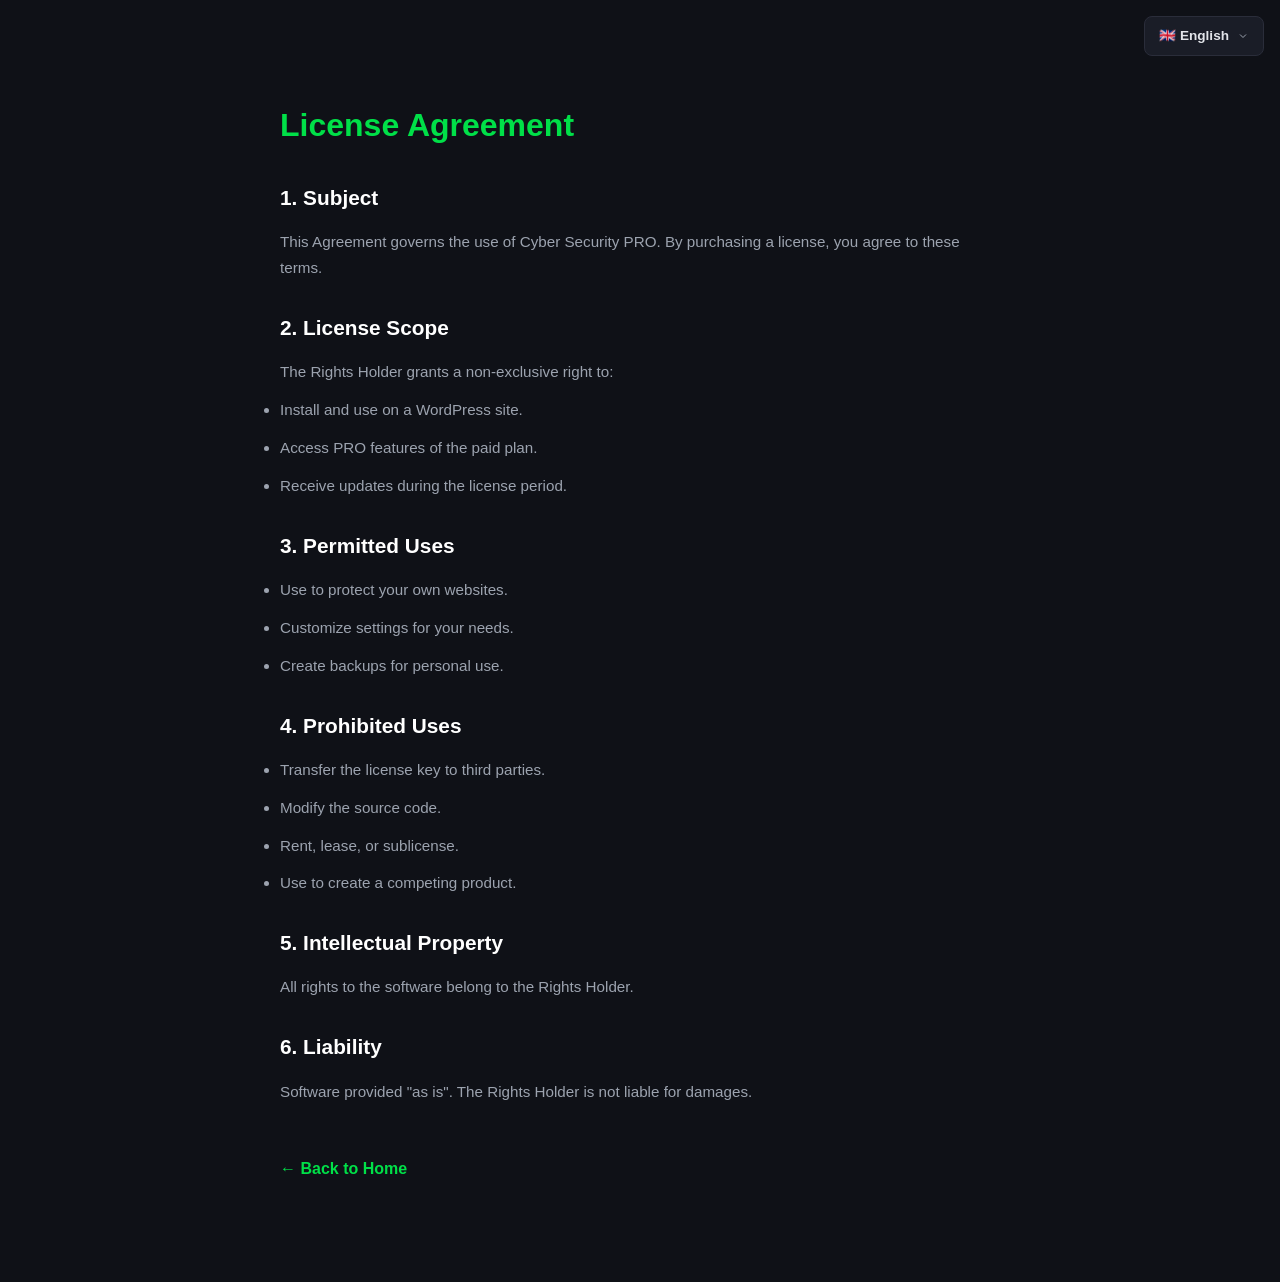
<file: docs/license/index.html>
<!DOCTYPE html>
<html lang="ru">
<head>
    <meta charset="UTF-8">
    <meta name="viewport" content="width=device-width, initial-scale=1.0">
    <title data-i18n="license_title">Лицензионное соглашение</title>
    <link rel="icon" type="image/png" sizes="32x32" href="../../favicon-32x32.png">
    <link rel="stylesheet" href="../../css/style.css">
    <script src="../../js/translations.js"></script>
    <style>
        .doc-page { max-width: 800px; margin: 60px auto; padding: 40px; }
        .doc-page h1 { color: var(--green); margin-bottom: 30px; font-size: 2rem; }
        .doc-page h2 { color: #fff; margin: 30px 0 15px; font-size: 1.3rem; }
        .doc-page p, .doc-page li { color: var(--text-secondary); margin-bottom: 12px; font-size: 0.95rem; line-height: 1.7; }
        .doc-page a { color: var(--green); }
        .doc-page strong { color: #fff; }
        .back-link { display: inline-block; margin-top: 40px; color: var(--green); text-decoration: none; font-weight: 600; }
        .back-link:hover { text-decoration: underline; }
        .lang-switcher { position: fixed; top: 16px; right: 16px; z-index: 100; font-size: 0.8rem; }
        .lang-current { display: flex; align-items: center; gap: 8px; background: var(--bg-card); border: 1px solid var(--border); padding: 8px 14px; border-radius: var(--radius-sm); cursor: pointer; color: var(--text); font-weight: 600; white-space: nowrap; transition: all 0.2s; user-select: none; }
        .lang-current:hover { border-color: var(--green); }
        .lang-current.open { border-color: var(--green); box-shadow: 0 0 12px var(--green-glow); }
        .lang-current span { font-size: 0.85rem; }
        .lang-arrow { transition: transform 0.2s; color: var(--text-secondary); }
        .lang-current.open .lang-arrow { transform: rotate(180deg); }
        .lang-dropdown { position: absolute; top: calc(100% + 4px); right: 0; background: var(--bg-card); border: 1px solid var(--border); border-radius: var(--radius-sm); min-width: 180px; max-height: 320px; overflow-y: auto; box-shadow: 0 8px 24px rgba(0,0,0,0.5); animation: fadeIn 0.15s ease; scrollbar-width: thin; scrollbar-color: var(--green) transparent; }
        .lang-dropdown::-webkit-scrollbar { width: 4px; }
        .lang-dropdown::-webkit-scrollbar-track { background: transparent; }
        .lang-dropdown::-webkit-scrollbar-thumb { background: var(--green); border-radius: 2px; }
        @keyframes fadeIn { from{opacity:0;transform:translateY(-4px)} to{opacity:1;transform:translateY(0)} }
        .lang-option { display: flex; align-items: center; gap: 10px; padding: 10px 16px; cursor: pointer; color: var(--text-secondary); font-size: 0.85rem; transition: all 0.15s; }
        .lang-option:hover { background: rgba(0,224,72,0.05); color: var(--text); }
        .lang-option.active { color: var(--green); font-weight: 700; background: rgba(0,224,72,0.08); }
    </style>
</head>
<body>
<div id="lang-switcher" class="lang-switcher"></div>
<div class="doc-page">
    <h1 data-i18n="license_title">Лицензионное соглашение</h1>
    
    <h2 data-i18n="license_s1_title">1. Предмет соглашения</h2>
    <p data-i18n="license_s1_p1">Настоящее Лицензионное соглашение определяет условия использования программного обеспечения Cyber Security PRO (далее — «ПО»). Приобретая лицензию, вы соглашаетесь с условиями данного Соглашения.</p>
    
    <h2 data-i18n="license_s2_title">2. Объём лицензии</h2>
    <p data-i18n="license_s2_p1">Правообладатель предоставляет Пользователю неисключительное право на использование ПО на следующих условиях:</p>
    <ul>
        <li data-i18n="license_s2_li1">Установка и использование ПО на сайте под управлением WordPress.</li>
        <li data-i18n="license_s2_li2">Доступ к PRO-функциям в объёме оплаченного тарифа.</li>
        <li data-i18n="license_s2_li3">Получение обновлений ПО в течение срока действия лицензии.</li>
    </ul>
    
    <h2 data-i18n="license_s3_title">3. Что разрешено</h2>
    <ul>
        <li data-i18n="license_s3_li1">Использовать ПО для защиты собственных сайтов.</li>
        <li data-i18n="license_s3_li2">Настраивать параметры ПО под свои нужды.</li>
        <li data-i18n="license_s3_li3">Создавать резервные копии ПО для личного использования.</li>
    </ul>
    
    <h2 data-i18n="license_s4_title">4. Что запрещено</h2>
    <ul>
        <li data-i18n="license_s4_li1">Распространять, передавать или перепродавать лицензионный ключ третьим лицам.</li>
        <li data-i18n="license_s4_li2">Модифицировать, декомпилировать или Reverse-инжинирить исходный код ПО.</li>
        <li data-i18n="license_s4_li3">Сдавать ПО в аренду, лизинг или сублицензирование.</li>
        <li data-i18n="license_s4_li4">Использовать ПО для создания конкурирующего продукта.</li>
    </ul>
    
    <h2 data-i18n="license_s5_title">5. Интеллектуальная собственность</h2>
    <p data-i18n="license_s5_p1">Все права на ПО, включая исходный код, документацию, дизайн и торговые марки, принадлежат Правообладателю. Приобретение лицензии не передаёт Пользователю никаких прав интеллектуальной собственности на ПО.</p>
    
    <h2 data-i18n="license_s6_title">6. Ответственность</h2>
    <p data-i18n="license_s6_p1">ПО предоставляется «как есть». Правообладатель не несёт ответственности за любой ущерб, возникший в результате использования или невозможности использования ПО.</p>
    
    <a href="../../" class="back-link" data-i18n="back_home">← На главную</a>
</div>

<script>
var I18n={current:'ru',languages:{ru:{name:'Русский',flag:'🇷🇺'},en:{name:'English',flag:'🇬🇧'},de:{name:'Deutsch',flag:'🇩🇪'},fr:{name:'Français',flag:'🇫🇷'},it:{name:'Italiano',flag:'🇮🇹'},es:{name:'Español',flag:'🇪🇸'},pt:{name:'Português',flag:'🇧🇷'},zh:{name:'中文',flag:'🇨🇳'},ja:{name:'日本語',flag:'🇯🇵'},ko:{name:'한국어',flag:'🇰🇷'}},init:function(){var t=this.getSavedLanguage()||this.getBrowserLanguage();this.languages[t]||(t='en'),this.setLanguage(t),this.renderSwitcher()},getSavedLanguage:function(){return localStorage.getItem('cs_lang')},getBrowserLanguage:function(){return(navigator.language||navigator.userLanguage||'en').split('-')[0]},setLanguage:function(t){this.current=t,localStorage.setItem('cs_lang',t),document.documentElement.lang=t,document.querySelectorAll('[data-i18n]').forEach(function(e){var n=e.getAttribute('data-i18n');DocTranslations[t]&&DocTranslations[t][n]&&(e.textContent=DocTranslations[t][n])}),document.querySelectorAll('.lang-option').forEach(function(e){e.classList.toggle('active',e.getAttribute('data-lang')===t)});var e=document.querySelector('.lang-current span');e&&this.languages[t]&&(e.textContent=this.languages[t].flag+' '+this.languages[t].name)},renderSwitcher:function(){var t=document.getElementById('lang-switcher');if(!t)return;var e=this.languages[this.current]||this.languages.en,n='<div class="lang-current" onclick="I18n.toggleSwitcher()"><span>'+e.flag+' '+e.name+'</span><svg class="lang-arrow" width="12" height="12" viewBox="0 0 24 24" fill="none" stroke="currentColor" stroke-width="2"><polyline points="6 9 12 15 18 9"/></svg></div><div class="lang-dropdown" id="lang-dropdown" style="display:none;">';for(var a in this.languages){var i=this.languages[a],o=a===this.current?' active':'';n+='<div class="lang-option'+o+'" data-lang="'+a+'" onclick="I18n.setLanguage(\''+a+'\')"><span>'+i.flag+' '+i.name+'</span></div>'}n+='</div>',t.innerHTML=n},toggleSwitcher:function(){var t=document.getElementById('lang-dropdown'),e=document.querySelector('.lang-current');if(t){var n='block'===t.style.display;t.style.display=n?'none':'block',e&&e.classList.toggle('open',!n)}},closeDropdown:function(){var t=document.getElementById('lang-dropdown'),e=document.querySelector('.lang-current');t&&(t.style.display='none'),e&&e.classList.remove('open')}};
document.addEventListener('click',function(t){t.target.closest('#lang-switcher')||I18n.closeDropdown()});

var DocTranslations={
ru:{license_title:'Лицензионное соглашение',license_s1_title:'1. Предмет соглашения',license_s1_p1:'Настоящее Соглашение определяет условия использования ПО Cyber Security PRO. Приобретая лицензию, вы соглашаетесь с условиями.',license_s2_title:'2. Объём лицензии',license_s2_p1:'Правообладатель предоставляет неисключительное право на:',license_s2_li1:'Установку и использование на сайте WordPress.',license_s2_li2:'Доступ к PRO-функциям оплаченного тарифа.',license_s2_li3:'Получение обновлений в течение срока лицензии.',license_s3_title:'3. Что разрешено',license_s3_li1:'Использовать для защиты собственных сайтов.',license_s3_li2:'Настраивать параметры под свои нужды.',license_s3_li3:'Создавать резервные копии для личного использования.',license_s4_title:'4. Что запрещено',license_s4_li1:'Передавать лицензионный ключ третьим лицам.',license_s4_li2:'Модифицировать исходный код ПО.',license_s4_li3:'Сдавать в аренду или сублицензирование.',license_s4_li4:'Использовать для создания конкурирующего продукта.',license_s5_title:'5. Интеллектуальная собственность',license_s5_p1:'Все права на ПО принадлежат Правообладателю.',license_s6_title:'6. Ответственность',license_s6_p1:'ПО предоставляется «как есть». Правообладатель не несёт ответственности за ущерб.',back_home:'← На главную'},
en:{license_title:'License Agreement',license_s1_title:'1. Subject',license_s1_p1:'This Agreement governs the use of Cyber Security PRO. By purchasing a license, you agree to these terms.',license_s2_title:'2. License Scope',license_s2_p1:'The Rights Holder grants a non-exclusive right to:',license_s2_li1:'Install and use on a WordPress site.',license_s2_li2:'Access PRO features of the paid plan.',license_s2_li3:'Receive updates during the license period.',license_s3_title:'3. Permitted Uses',license_s3_li1:'Use to protect your own websites.',license_s3_li2:'Customize settings for your needs.',license_s3_li3:'Create backups for personal use.',license_s4_title:'4. Prohibited Uses',license_s4_li1:'Transfer the license key to third parties.',license_s4_li2:'Modify the source code.',license_s4_li3:'Rent, lease, or sublicense.',license_s4_li4:'Use to create a competing product.',license_s5_title:'5. Intellectual Property',license_s5_p1:'All rights to the software belong to the Rights Holder.',license_s6_title:'6. Liability',license_s6_p1:'Software provided "as is". The Rights Holder is not liable for damages.',back_home:'← Back to Home'},
de:{license_title:'Lizenzvereinbarung',license_s1_title:'1. Gegenstand',license_s1_p1:'Diese Vereinbarung regelt die Nutzung von Cyber Security PRO.',license_s2_title:'2. Lizenzumfang',license_s2_p1:'Der Rechteinhaber gewährt das nicht-exklusive Recht zur:',license_s2_li1:'Installation auf einer WordPress-Website.',license_s2_li2:'Nutzung der PRO-Funktionen des Tarifs.',license_s2_li3:'Erhalt von Updates während der Laufzeit.',license_s3_title:'3. Erlaubte Nutzung',license_s3_li1:'Schutz eigener Websites.',license_s3_li2:'Anpassung der Einstellungen.',license_s3_li3:'Erstellung von Sicherungskopien.',license_s4_title:'4. Verbotene Nutzung',license_s4_li1:'Weitergabe des Lizenzschlüssels an Dritte.',license_s4_li2:'Modifikation des Quellcodes.',license_s4_li3:'Vermietung oder Unterlizenzierung.',license_s4_li4:'Erstellung eines Konkurrenzprodukts.',license_s5_title:'5. Geistiges Eigentum',license_s5_p1:'Alle Rechte am Produkt gehören dem Rechteinhaber.',license_s6_title:'6. Haftung',license_s6_p1:'Produkt "wie besehen". Keine Haftung für Schäden.',back_home:'← Zur Startseite'},
fr:{license_title:'Contrat de licence',license_s1_title:'1. Objet',license_s1_p1:'Ce contrat régit l\'utilisation de Cyber Security PRO.',license_s2_title:'2. Étendue',license_s2_p1:'Le Titulaire accorde un droit non exclusif de:',license_s2_li1:'Installation sur un site WordPress.',license_s2_li2:'Accès aux fonctions PRO du forfait.',license_s2_li3:'Réception des mises à jour.',license_s3_title:'3. Utilisations autorisées',license_s3_li1:'Protection de vos propres sites.',license_s3_li2:'Personnalisation des paramètres.',license_s3_li3:'Création de copies de sauvegarde.',license_s4_title:'4. Utilisations interdites',license_s4_li1:'Cession de la clé à des tiers.',license_s4_li2:'Modification du code source.',license_s4_li3:'Location ou sous-licence.',license_s4_li4:'Création d\'un produit concurrent.',license_s5_title:'5. Propriété intellectuelle',license_s5_p1:'Tous les droits appartiennent au Titulaire.',license_s6_title:'6. Responsabilité',license_s6_p1:'Logiciel "tel quel". Pas de responsabilité pour dommages.',back_home:'← Retour à l\'accueil'},
it:{license_title:'Contratto di licenza',license_s1_title:'1. Oggetto',license_s1_p1:'Il presente contratto regola l\'uso di Cyber Security PRO.',license_s2_title:'2. Ambito',license_s2_p1:'Il Titolare concede il diritto non esclusivo di:',license_s2_li1:'Installazione su sito WordPress.',license_s2_li2:'Accesso alle funzioni PRO del piano.',license_s2_li3:'Ricezione aggiornamenti.',license_s3_title:'3. Usi consentiti',license_s3_li1:'Protezione dei propri siti.',license_s3_li2:'Personalizzazione delle impostazioni.',license_s3_li3:'Creazione di copie di backup.',license_s4_title:'4. Usi vietati',license_s4_li1:'Cessione della chiave a terzi.',license_s4_li2:'Modifica del codice sorgente.',license_s4_li3:'Noleggio o sublicenza.',license_s4_li4:'Creazione di un prodotto concorrente.',license_s5_title:'5. Proprietà intellettuale',license_s5_p1:'Tutti i diritti appartengono al Titolare.',license_s6_title:'6. Responsabilità',license_s6_p1:'Software "così com\'è". Nessuna responsabilità per danni.',back_home:'← Torna alla home'},
es:{license_title:'Acuerdo de licencia',license_s1_title:'1. Objeto',license_s1_p1:'Este acuerdo regula el uso de Cyber Security PRO.',license_s2_title:'2. Alcance',license_s2_p1:'El Titular otorga el derecho no exclusivo de:',license_s2_li1:'Instalación en sitio WordPress.',license_s2_li2:'Acceso a funciones PRO del plan.',license_s2_li3:'Recepción de actualizaciones.',license_s3_title:'3. Usos permitidos',license_s3_li1:'Protección de sitios propios.',license_s3_li2:'Personalización de ajustes.',license_s3_li3:'Creación de copias de seguridad.',license_s4_title:'4. Usos prohibidos',license_s4_li1:'Cesión de clave a terceros.',license_s4_li2:'Modificación del código fuente.',license_s4_li3:'Alquiler o sublicencia.',license_s4_li4:'Creación de producto competidor.',license_s5_title:'5. Propiedad intelectual',license_s5_p1:'Todos los derechos pertenecen al Titular.',license_s6_title:'6. Responsabilidad',license_s6_p1:'Software "tal cual". Sin responsabilidad por daños.',back_home:'← Volver al inicio'},
pt:{license_title:'Contrato de licença',license_s1_title:'1. Objeto',license_s1_p1:'Este contrato regula o uso do Cyber Security PRO.',license_s2_title:'2. Âmbito',license_s2_p1:'O Titular concede o direito não exclusivo de:',license_s2_li1:'Instalação em site WordPress.',license_s2_li2:'Acesso às funções PRO do plano.',license_s2_li3:'Recebimento de atualizações.',license_s3_title:'3. Usos permitidos',license_s3_li1:'Proteção de sites próprios.',license_s3_li2:'Personalização de configurações.',license_s3_li3:'Criação de cópias de backup.',license_s4_title:'4. Usos proibidos',license_s4_li1:'Cessão da chave a terceiros.',license_s4_li2:'Modificação do código fonte.',license_s4_li3:'Aluguel ou sublicenciamento.',license_s4_li4:'Criação de produto concorrente.',license_s5_title:'5. Propriedade intelectual',license_s5_p1:'Todos os direitos pertencem ao Titular.',license_s6_title:'6. Responsabilidade',license_s6_p1:'Software "como está". Sem responsabilidade por danos.',back_home:'← Voltar ao início'},
zh:{license_title:'许可协议',license_s1_title:'1. 标的',license_s1_p1:'本协议规范Cyber Security PRO的使用。',license_s2_title:'2. 许可范围',license_s2_p1:'权利持有人授予非独家权利：',license_s2_li1:'在WordPress网站上安装和使用。',license_s2_li2:'访问付费计划的PRO功能。',license_s2_li3:'在许可期内接收更新。',license_s3_title:'3. 允许使用',license_s3_li1:'保护自己的网站。',license_s3_li2:'自定义设置。',license_s3_li3:'创建个人备份。',license_s4_title:'4. 禁止使用',license_s4_li1:'向第三方转让许可证密钥。',license_s4_li2:'修改源代码。',license_s4_li3:'租赁或再许可。',license_s4_li4:'创建竞争产品。',license_s5_title:'5. 知识产权',license_s5_p1:'软件的所有权利属于权利持有人。',license_s6_title:'6. 责任',license_s6_p1:'软件"按原样"提供。权利持有人对损害不承担责任。',back_home:'← 返回首页'},
ja:{license_title:'ライセンス契約',license_s1_title:'1. 対象',license_s1_p1:'本契約はCyber Security PROの使用を規定します。',license_s2_title:'2. ライセンス範囲',license_s2_p1:'権利保有者は非独占的権利を付与します：',license_s2_li1:'WordPressサイトへのインストールと使用。',license_s2_li2:'プランのPRO機能へのアクセス。',license_s2_li3:'ライセンス期間中の更新受信。',license_s3_title:'3. 許可される使用',license_s3_li1:'自身のサイトの保護。',license_s3_li2:'設定のカスタマイズ。',license_s3_li3:'個人使用のためのバックアップ作成。',license_s4_title:'4. 禁止される使用',license_s4_li1:'第三者へのライセンスキー譲渡。',license_s4_li2:'ソースコードの改変。',license_s4_li3:'賃貸またはサブライセンス。',license_s4_li4:'競合製品の作成。',license_s5_title:'5. 知的財産',license_s5_p1:'ソフトウェアの全権利は権利保有者に帰属します。',license_s6_title:'6. 責任',license_s6_p1:'ソフトウェアは「現状有姿」で提供。権利保有者は損害の責任を負いません。',back_home:'← ホームに戻る'},
ko:{license_title:'라이선스 계약',license_s1_title:'1. 대상',license_s1_p1:'본 계약은 Cyber Security PRO의 사용을 규정합니다.',license_s2_title:'2. 라이선스 범위',license_s2_p1:'권리 보유자는 비독점적 권리를 부여합니다:',license_s2_li1:'WordPress 사이트에 설치 및 사용.',license_s2_li2:'플랜의 PRO 기능 접근.',license_s2_li3:'라이선스 기간 중 업데이트 수신.',license_s3_title:'3. 허용된 사용',license_s3_li1:'자신의 사이트 보호.',license_s3_li2:'설정 사용자 지정.',license_s3_li3:'개인 사용을 위한 백업 생성.',license_s4_title:'4. 금지된 사용',license_s4_li1:'제3자에게 라이선스 키 양도.',license_s4_li2:'소스 코드 수정.',license_s4_li3:'임대 또는 재라이선스.',license_s4_li4:'경쟁 제품 생성.',license_s5_title:'5. 지식 재산권',license_s5_p1:'소프트웨어에 대한 모든 권리는 권리 보유자에게 있습니다.',license_s6_title:'6. 책임',license_s6_p1:'소프트웨어 "있는 그대로" 제공. 권리 보유자는 손해에 대한 책임이 없습니다.',back_home:'← 홈으로'}
};
for(var lang in DocTranslations){if(lang==='en')continue;for(var key in DocTranslations.en){if(!DocTranslations[lang][key])DocTranslations[lang][key]=DocTranslations.en[key]}}
document.addEventListener('DOMContentLoaded',function(){I18n.init()});
</script>
</body>
</html>
</file>
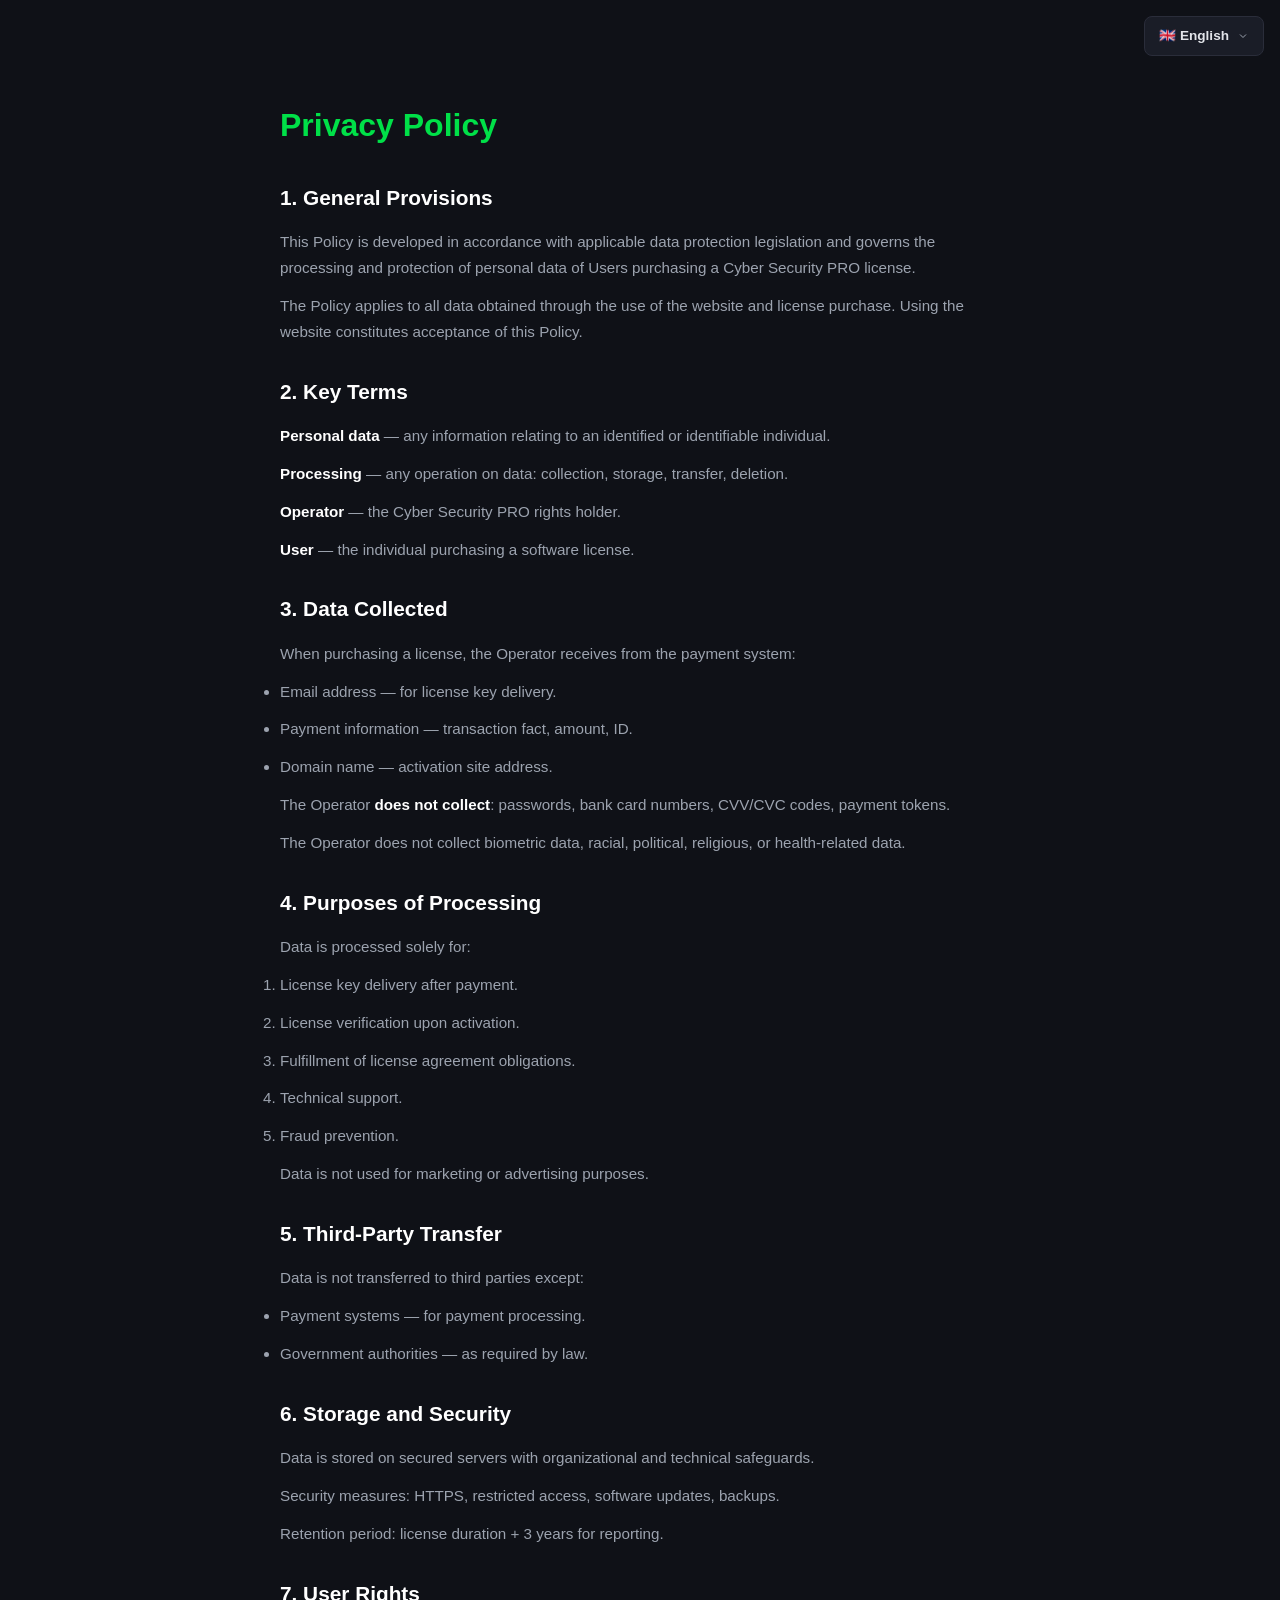
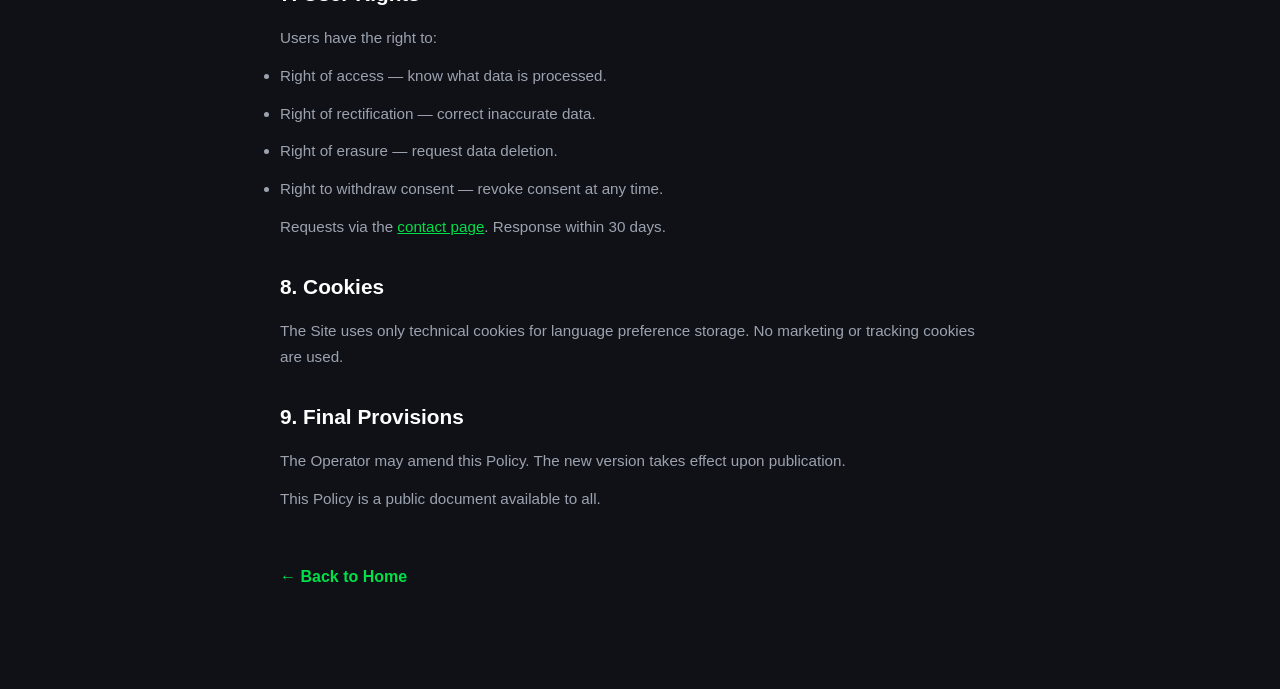
<file: docs/privacy/index.html>
<!DOCTYPE html>
<html lang="ru">
<head>
    <meta charset="UTF-8">
    <meta name="viewport" content="width=device-width, initial-scale=1.0">
    <meta name="robots" content="noindex, follow">
    <title data-i18n="privacy_title">Политика обработки персональных данных</title>
    <link rel="icon" type="image/png" sizes="32x32" href="../../favicon-32x32.png">
    <link rel="stylesheet" href="../../css/style.css">
    <script src="../../js/translations.js"></script>
    <style>
        .doc-page { max-width: 800px; margin: 60px auto; padding: 40px; }
        .doc-page h1 { color: var(--green); margin-bottom: 30px; font-size: 2rem; }
        .doc-page h2 { color: #fff; margin: 30px 0 15px; font-size: 1.3rem; }
        .doc-page h3 { color: var(--text); margin: 20px 0 10px; font-size: 1.05rem; }
        .doc-page p, .doc-page li, .doc-page ol { color: var(--text-secondary); margin-bottom: 12px; font-size: 0.95rem; line-height: 1.7; }
        .doc-page a { color: var(--green); }
        .doc-page strong { color: #fff; }
        .back-link { display: inline-block; margin-top: 40px; color: var(--green); text-decoration: none; font-weight: 600; }
        .back-link:hover { text-decoration: underline; }
        .lang-switcher { position: fixed; top: 16px; right: 16px; z-index: 100; font-size: 0.8rem; }
        .lang-current { display: flex; align-items: center; gap: 8px; background: var(--bg-card); border: 1px solid var(--border); padding: 8px 14px; border-radius: var(--radius-sm); cursor: pointer; color: var(--text); font-weight: 600; white-space: nowrap; transition: all 0.2s; user-select: none; }
        .lang-current:hover { border-color: var(--green); }
        .lang-current.open { border-color: var(--green); box-shadow: 0 0 12px var(--green-glow); }
        .lang-current span { font-size: 0.85rem; }
        .lang-arrow { transition: transform 0.2s; color: var(--text-secondary); }
        .lang-current.open .lang-arrow { transform: rotate(180deg); }
        .lang-dropdown { position: absolute; top: calc(100% + 4px); right: 0; background: var(--bg-card); border: 1px solid var(--border); border-radius: var(--radius-sm); min-width: 180px; max-height: 320px; overflow-y: auto; box-shadow: 0 8px 24px rgba(0,0,0,0.5); animation: fadeIn 0.15s ease; scrollbar-width: thin; scrollbar-color: var(--green) transparent; }
        .lang-dropdown::-webkit-scrollbar { width: 4px; }
        .lang-dropdown::-webkit-scrollbar-track { background: transparent; }
        .lang-dropdown::-webkit-scrollbar-thumb { background: var(--green); border-radius: 2px; }
        @keyframes fadeIn { from{opacity:0;transform:translateY(-4px)} to{opacity:1;transform:translateY(0)} }
        .lang-option { display: flex; align-items: center; gap: 10px; padding: 10px 16px; cursor: pointer; color: var(--text-secondary); font-size: 0.85rem; transition: all 0.15s; }
        .lang-option:hover { background: rgba(0,224,72,0.05); color: var(--text); }
        .lang-option.active { color: var(--green); font-weight: 700; background: rgba(0,224,72,0.08); }
    </style>
</head>
<body>
<div id="lang-switcher" class="lang-switcher"></div>
<div class="doc-page">
    <h1 data-i18n="privacy_title">Политика обработки персональных данных</h1>
    
    <h2 data-i18n="privacy_s1_title">1. Общие положения</h2>
    <p data-i18n="privacy_s1_p1">Настоящая Политика обработки персональных данных (далее — «Политика») разработана в соответствии с применимым законодательством о защите персональных данных и определяет порядок обработки и защиты информации о физических лицах (далее — «Пользователи»), приобретающих неисключительную лицензию на программное обеспечение Cyber Security PRO (далее — «ПО»).</p>
    <p data-i18n="privacy_s1_p2">Политика действует в отношении всех данных, которые Правообладатель ПО может получить о Пользователе во время использования сайта и приобретения лицензии. Использование сайта и приобретение лицензии означает безоговорочное согласие Пользователя с условиями настоящей Политики. В случае несогласия Пользователь должен воздержаться от использования сайта.</p>
    
    <h2 data-i18n="privacy_s2_title">2. Основные термины</h2>
    <p data-i18n-html="privacy_s2_p1"><strong>Персональные данные</strong> — любая информация, относящаяся к прямо или косвенно определённому или определяемому физическому лицу (субъекту персональных данных).</p>
    <p data-i18n-html="privacy_s2_p2"><strong>Обработка персональных данных</strong> — любое действие или совокупность действий с персональными данными, включая сбор, запись, систематизацию, накопление, хранение, уточнение, извлечение, использование, передачу, обезличивание, блокирование, удаление и уничтожение.</p>
    <p data-i18n-html="privacy_s2_p3"><strong>Оператор</strong> — Правообладатель программного обеспечения Cyber Security PRO, организующий обработку персональных данных, определяющий цели обработки, состав обрабатываемых данных и действия с ними.</p>
    <p data-i18n-html="privacy_s2_p4"><strong>Пользователь</strong> — физическое лицо, приобретающее неисключительную лицензию на использование ПО и предоставляющее свои персональные данные при оформлении платежа.</p>
    
    <h2 data-i18n="privacy_s3_title">3. Какие данные обрабатываются</h2>
    <p data-i18n="privacy_s3_p1">При приобретении лицензии Оператор получает от платёжной системы следующие категории данных:</p>
    <ul>
        <li data-i18n="privacy_s3_li1">Адрес электронной почты — указанный Пользователем при оформлении платежа. Используется исключительно для отправки лицензионного ключа и уведомлений, связанных с действием лицензии.</li>
        <li data-i18n="privacy_s3_li2">Информация о платеже — факт осуществления платежа, сумма, идентификатор транзакции в платёжной системе. Используется для верификации лицензии и бухгалтерской отчётности.</li>
        <li data-i18n="privacy_s3_li3">Доменное имя — адрес сайта, на котором активируется лицензионный ключ. Сохраняется для предотвращения несанкционированного использования лицензии на других сайтах.</li>
    </ul>
    <p data-i18n-html="privacy_s3_p2">Оператор <strong>не собирает, не хранит и не обрабатывает</strong>: пароли, полные номера банковских карт, CVV/CVC-коды, платёжные токены, данные для входа в интернет-банк. Обработка платёжной информации осуществляется исключительно сертифицированными платёжными системами, соответствующими международным стандартам безопасности.</p>
    <p data-i18n="privacy_s3_p3">Оператор не осуществляет сбор биометрических данных, а также данных о расовой или национальной принадлежности, политических взглядах, религиозных или философских убеждениях, состоянии здоровья.</p>
    
    <h2 data-i18n="privacy_s4_title">4. Цели обработки данных</h2>
    <p data-i18n="privacy_s4_p1">Персональные данные Пользователя обрабатываются исключительно в следующих целях:</p>
    <ol>
        <li data-i18n="privacy_s4_li1">Предоставление лицензионного ключа после успешной оплаты — отправка ключа на указанный адрес электронной почты.</li>
        <li data-i18n="privacy_s4_li2">Верификация лицензии при активации и последующих проверках — подтверждение действительности лицензионного ключа.</li>
        <li data-i18n="privacy_s4_li3">Исполнение обязательств по публичной оферте — выполнение условий лицензионного соглашения.</li>
        <li data-i18n="privacy_s4_li4">Обеспечение технической поддержки — ответы на запросы Пользователя, помощь в активации и использовании ПО.</li>
        <li data-i18n="privacy_s4_li5">Предотвращение мошенничества и несанкционированного использования лицензий.</li>
    </ol>
    <p data-i18n="privacy_s4_p2">Персональные данные не используются в маркетинговых, рекламных или иных целях, не связанных напрямую с предоставлением лицензии и технической поддержкой.</p>
    
    <h2 data-i18n="privacy_s5_title">5. Передача данных третьим лицам</h2>
    <p data-i18n="privacy_s5_p1">Оператор не передаёт персональные данные Пользователей третьим лицам, за исключением следующих случаев:</p>
    <ul>
        <li data-i18n="privacy_s5_li1">Платёжным системам — в объёме, необходимом для осуществления платежа. Платёжные системы являются самостоятельными операторами персональных данных.</li>
        <li data-i18n="privacy_s5_li2">Государственным органам — в случаях, предусмотренных применимым законодательством, по официальному запросу уполномоченных органов.</li>
    </ul>
    
    <h2 data-i18n="privacy_s6_title">6. Хранение и защита данных</h2>
    <p data-i18n="privacy_s6_p1">Персональные данные Пользователей хранятся на защищённых серверах. Оператор принимает необходимые организационные и технические меры для защиты данных от неправомерного доступа, уничтожения, изменения, блокирования, копирования, распространения и иных неправомерных действий.</p>
    <p data-i18n="privacy_s6_p2">Меры защиты включают: использование защищённого протокола HTTPS, ограничение доступа к данным только уполномоченным лицам, регулярное обновление программного обеспечения серверов, резервное копирование данных.</p>
    <p data-i18n="privacy_s6_p3">Срок хранения персональных данных: в течение срока действия лицензии Пользователя, а также в течение 3 (трёх) лет после его окончания для целей бухгалтерской и налоговой отчётности, если иной срок не установлен законодательством.</p>
    
    <h2 data-i18n="privacy_s7_title">7. Права Пользователя</h2>
    <p data-i18n="privacy_s7_p1">Пользователь имеет следующие права в отношении своих персональных данных:</p>
    <ul>
        <li data-i18n="privacy_s7_li1">Право на доступ — запросить информацию об обрабатываемых данных.</li>
        <li data-i18n="privacy_s7_li2">Право на исправление — потребовать уточнения неточных данных.</li>
        <li data-i18n="privacy_s7_li3">Право на удаление — потребовать удаления данных, если это не противоречит законодательству.</li>
        <li data-i18n="privacy_s7_li4">Право на отзыв согласия — отозвать согласие на обработку данных в любое время.</li>
    </ul>
    <p data-i18n-html="privacy_s7_p2">Для реализации своих прав Пользователь может направить запрос через <a href="../contact">страницу контактов</a>. Запрос будет обработан в течение 30 календарных дней.</p>
    
    <h2 data-i18n="privacy_s8_title">8. Файлы cookie</h2>
    <p data-i18n="privacy_s8_p1">Сайт использует исключительно технические файлы cookie (localStorage браузера) для сохранения выбранного языка интерфейса. Маркетинговые, аналитические и отслеживающие файлы cookie не используются.</p>
    
    <h2 data-i18n="privacy_s9_title">9. Заключительные положения</h2>
    <p data-i18n="privacy_s9_p1">Оператор оставляет за собой право вносить изменения в настоящую Политику. Новая редакция вступает в силу с момента её публикации на сайте. Продолжение использования сайта и лицензии после изменений означает согласие Пользователя с новой редакцией.</p>
    <p data-i18n="privacy_s9_p2">Настоящая Политика является публичным документом, доступным для ознакомления неограниченному кругу лиц.</p>
    
    <a href="../../" class="back-link" data-i18n="back_home">← На главную</a>
</div>

<script>
var I18n={current:'ru',languages:{ru:{name:'Русский',flag:'🇷🇺'},en:{name:'English',flag:'🇬🇧'},de:{name:'Deutsch',flag:'🇩🇪'},fr:{name:'Français',flag:'🇫🇷'},it:{name:'Italiano',flag:'🇮🇹'},es:{name:'Español',flag:'🇪🇸'},pt:{name:'Português',flag:'🇧🇷'},zh:{name:'中文',flag:'🇨🇳'},ja:{name:'日本語',flag:'🇯🇵'},ko:{name:'한국어',flag:'🇰🇷'}},init:function(){var t=this.getSavedLanguage()||this.getBrowserLanguage();this.languages[t]||(t='en'),this.setLanguage(t),this.renderSwitcher()},getSavedLanguage:function(){return localStorage.getItem('cs_lang')},getBrowserLanguage:function(){return(navigator.language||navigator.userLanguage||'en').split('-')[0]},setLanguage:function(t){this.current=t,localStorage.setItem('cs_lang',t),document.documentElement.lang=t,document.querySelectorAll('[data-i18n]').forEach(function(e){var n=e.getAttribute('data-i18n');DocTranslations[t]&&DocTranslations[t][n]&&(e.textContent=DocTranslations[t][n])}),document.querySelectorAll('[data-i18n-html]').forEach(function(e){var n=e.getAttribute('data-i18n-html');DocTranslations[t]&&DocTranslations[t][n]&&(e.innerHTML=DocTranslations[t][n])}),document.querySelectorAll('.lang-option').forEach(function(e){e.classList.toggle('active',e.getAttribute('data-lang')===t)});var e=document.querySelector('.lang-current span');e&&this.languages[t]&&(e.textContent=this.languages[t].flag+' '+this.languages[t].name)},renderSwitcher:function(){var t=document.getElementById('lang-switcher');if(!t)return;var e=this.languages[this.current]||this.languages.en,n='<div class="lang-current" onclick="I18n.toggleSwitcher()"><span>'+e.flag+' '+e.name+'</span><svg class="lang-arrow" width="12" height="12" viewBox="0 0 24 24" fill="none" stroke="currentColor" stroke-width="2"><polyline points="6 9 12 15 18 9"/></svg></div><div class="lang-dropdown" id="lang-dropdown" style="display:none;">';for(var a in this.languages){var i=this.languages[a],o=a===this.current?' active':'';n+='<div class="lang-option'+o+'" data-lang="'+a+'" onclick="I18n.setLanguage(\''+a+'\')"><span>'+i.flag+' '+i.name+'</span></div>'}n+='</div>',t.innerHTML=n},toggleSwitcher:function(){var t=document.getElementById('lang-dropdown'),e=document.querySelector('.lang-current');if(t){var n='block'===t.style.display;t.style.display=n?'none':'block',e&&e.classList.toggle('open',!n)}},closeDropdown:function(){var t=document.getElementById('lang-dropdown'),e=document.querySelector('.lang-current');t&&(t.style.display='none'),e&&e.classList.remove('open')}};
document.addEventListener('click',function(t){t.target.closest('#lang-switcher')||I18n.closeDropdown()});

var DocTranslations={

ru:{privacy_title:'Политика обработки персональных данных',privacy_s1_title:'1. Общие положения',privacy_s1_p1:'Настоящая Политика разработана в соответствии с применимым законодательством о защите персональных данных и определяет порядок обработки и защиты информации о Пользователях, приобретающих лицензию на ПО Cyber Security PRO.',privacy_s1_p2:'Политика действует в отношении всех данных, получаемых при использовании сайта и приобретении лицензии. Использование сайта означает согласие с условиями Политики.',privacy_s2_title:'2. Основные термины',privacy_s2_p1:'<strong>Персональные данные</strong> — любая информация, относящаяся к определённому или определяемому физическому лицу.',privacy_s2_p2:'<strong>Обработка</strong> — любое действие с данными: сбор, хранение, передача, удаление.',privacy_s2_p3:'<strong>Оператор</strong> — Правообладатель ПО Cyber Security PRO.',privacy_s2_p4:'<strong>Пользователь</strong> — лицо, приобретающее лицензию на ПО.',privacy_s3_title:'3. Какие данные обрабатываются',privacy_s3_p1:'При приобретении лицензии Оператор получает от платёжной системы:',privacy_s3_li1:'Адрес электронной почты — для отправки лицензионного ключа.',privacy_s3_li2:'Информация о платеже — факт, сумма, идентификатор транзакции.',privacy_s3_li3:'Доменное имя — адрес сайта для активации.',privacy_s3_p2:'Оператор <strong>не собирает</strong>: пароли, номера банковских карт, CVV/CVC-коды, платёжные токены.',privacy_s3_p3:'Оператор не собирает биометрические данные, данные о расовой принадлежности, политических взглядах, религии, здоровье.',privacy_s4_title:'4. Цели обработки данных',privacy_s4_p1:'Данные обрабатываются исключительно в целях:',privacy_s4_li1:'Предоставление лицензионного ключа после оплаты.',privacy_s4_li2:'Верификация лицензии при активации.',privacy_s4_li3:'Исполнение обязательств по публичной оферте.',privacy_s4_li4:'Обеспечение технической поддержки.',privacy_s4_li5:'Предотвращение мошенничества.',privacy_s4_p2:'Данные не используются в маркетинговых или рекламных целях.',privacy_s5_title:'5. Передача данных третьим лицам',privacy_s5_p1:'Оператор не передаёт данные третьим лицам, за исключением:',privacy_s5_li1:'Платёжным системам — в объёме, необходимом для платежа.',privacy_s5_li2:'Государственным органам — по требованию законодательства.',privacy_s6_title:'6. Хранение и защита данных',privacy_s6_p1:'Данные хранятся на защищённых серверах с применением организационных и технических мер защиты.',privacy_s6_p2:'Меры защиты: HTTPS, ограничение доступа, обновление ПО, резервное копирование.',privacy_s6_p3:'Срок хранения: срок действия лицензии + 3 года для отчётности.',privacy_s7_title:'7. Права Пользователя',privacy_s7_p1:'Пользователь имеет право:',privacy_s7_li1:'Право на доступ — узнать какие данные обрабатываются.',privacy_s7_li2:'Право на исправление — уточнить неточные данные.',privacy_s7_li3:'Право на удаление — потребовать удаления данных.',privacy_s7_li4:'Право на отзыв согласия — отозвать согласие в любое время.',privacy_s7_p2:'Запросы направляются через <a href="../contact">страницу контактов</a>. Срок ответа — 30 дней.',privacy_s8_title:'8. Файлы cookie',privacy_s8_p1:'Сайт использует только технические cookie для сохранения языка интерфейса. Маркетинговые и отслеживающие cookie не используются.',privacy_s9_title:'9. Заключительные положения',privacy_s9_p1:'Оператор может вносить изменения в Политику. Новая редакция вступает в силу с момента публикации.',privacy_s9_p2:'Политика является публичным документом, доступным для всех.',back_home:'← На главную'},

en:{privacy_title:'Privacy Policy',privacy_s1_title:'1. General Provisions',privacy_s1_p1:'This Policy is developed in accordance with applicable data protection legislation and governs the processing and protection of personal data of Users purchasing a Cyber Security PRO license.',privacy_s1_p2:'The Policy applies to all data obtained through the use of the website and license purchase. Using the website constitutes acceptance of this Policy.',privacy_s2_title:'2. Key Terms',privacy_s2_p1:'<strong>Personal data</strong> — any information relating to an identified or identifiable individual.',privacy_s2_p2:'<strong>Processing</strong> — any operation on data: collection, storage, transfer, deletion.',privacy_s2_p3:'<strong>Operator</strong> — the Cyber Security PRO rights holder.',privacy_s2_p4:'<strong>User</strong> — the individual purchasing a software license.',privacy_s3_title:'3. Data Collected',privacy_s3_p1:'When purchasing a license, the Operator receives from the payment system:',privacy_s3_li1:'Email address — for license key delivery.',privacy_s3_li2:'Payment information — transaction fact, amount, ID.',privacy_s3_li3:'Domain name — activation site address.',privacy_s3_p2:'The Operator <strong>does not collect</strong>: passwords, bank card numbers, CVV/CVC codes, payment tokens.',privacy_s3_p3:'The Operator does not collect biometric data, racial, political, religious, or health-related data.',privacy_s4_title:'4. Purposes of Processing',privacy_s4_p1:'Data is processed solely for:',privacy_s4_li1:'License key delivery after payment.',privacy_s4_li2:'License verification upon activation.',privacy_s4_li3:'Fulfillment of license agreement obligations.',privacy_s4_li4:'Technical support.',privacy_s4_li5:'Fraud prevention.',privacy_s4_p2:'Data is not used for marketing or advertising purposes.',privacy_s5_title:'5. Third-Party Transfer',privacy_s5_p1:'Data is not transferred to third parties except:',privacy_s5_li1:'Payment systems — for payment processing.',privacy_s5_li2:'Government authorities — as required by law.',privacy_s6_title:'6. Storage and Security',privacy_s6_p1:'Data is stored on secured servers with organizational and technical safeguards.',privacy_s6_p2:'Security measures: HTTPS, restricted access, software updates, backups.',privacy_s6_p3:'Retention period: license duration + 3 years for reporting.',privacy_s7_title:'7. User Rights',privacy_s7_p1:'Users have the right to:',privacy_s7_li1:'Right of access — know what data is processed.',privacy_s7_li2:'Right of rectification — correct inaccurate data.',privacy_s7_li3:'Right of erasure — request data deletion.',privacy_s7_li4:'Right to withdraw consent — revoke consent at any time.',privacy_s7_p2:'Requests via the <a href="../contact">contact page</a>. Response within 30 days.',privacy_s8_title:'8. Cookies',privacy_s8_p1:'The Site uses only technical cookies for language preference storage. No marketing or tracking cookies are used.',privacy_s9_title:'9. Final Provisions',privacy_s9_p1:'The Operator may amend this Policy. The new version takes effect upon publication.',privacy_s9_p2:'This Policy is a public document available to all.',back_home:'← Back to Home'},

de:{privacy_title:'Datenschutzerklärung',privacy_s1_title:'1. Allgemeine Bestimmungen',privacy_s1_p1:'Diese Erklärung wurde in Übereinstimmung mit den geltenden Datenschutzgesetzen entwickelt und regelt die Verarbeitung personenbezogener Daten von Nutzern, die eine Cyber Security PRO Lizenz erwerben.',privacy_s1_p2:'Die Nutzung der Website gilt als Zustimmung zu dieser Erklärung.',privacy_s2_title:'2. Begriffe',privacy_s2_p1:'<strong>Personenbezogene Daten</strong> — Informationen über eine identifizierte oder identifizierbare Person.',privacy_s2_p2:'<strong>Verarbeitung</strong> — jeder Vorgang mit Daten: Erhebung, Speicherung, Übermittlung, Löschung.',privacy_s2_p3:'<strong>Verantwortlicher</strong> — der Rechteinhaber von Cyber Security PRO.',privacy_s2_p4:'<strong>Nutzer</strong> — die Person, die eine Lizenz erwirbt.',privacy_s3_title:'3. Erhobene Daten',privacy_s3_p1:'Beim Lizenzerwerb erhält der Verantwortliche:',privacy_s3_li1:'E-Mail-Adresse — für die Zustellung des Lizenzschlüssels.',privacy_s3_li2:'Zahlungsinformationen — Transaktion, Betrag, ID.',privacy_s3_li3:'Domainname — Aktivierungsadresse.',privacy_s3_p2:'Der Verantwortliche <strong>erhebt keine</strong> Passwörter, Kartennummern, CVV/CVC-Codes.',privacy_s3_p3:'Keine Erhebung biometrischer oder besonderer Datenkategorien.',privacy_s4_title:'4. Verarbeitungszwecke',privacy_s4_p1:'Daten werden verarbeitet für:',privacy_s4_li1:'Zustellung des Lizenzschlüssels.',privacy_s4_li2:'Lizenzverifizierung bei Aktivierung.',privacy_s4_li3:'Erfüllung der Lizenzvereinbarung.',privacy_s4_li4:'Technischen Support.',privacy_s4_li5:'Betrugsprävention.',privacy_s4_p2:'Keine Nutzung für Marketing oder Werbung.',privacy_s5_title:'5. Weitergabe an Dritte',privacy_s5_p1:'Keine Weitergabe außer:',privacy_s5_li1:'Zahlungssysteme — für die Zahlungsabwicklung.',privacy_s5_li2:'Behörden — bei gesetzlicher Verpflichtung.',privacy_s6_title:'6. Speicherung und Sicherheit',privacy_s6_p1:'Daten werden auf geschützten Servern gespeichert.',privacy_s6_p2:'Schutzmaßnahmen: HTTPS, Zugriffsbeschränkung, Software-Updates, Backups.',privacy_s6_p3:'Aufbewahrungsfrist: Lizenzlaufzeit + 3 Jahre.',privacy_s7_title:'7. Nutzerrechte',privacy_s7_p1:'Nutzer haben das Recht auf:',privacy_s7_li1:'Recht auf Auskunft — welche Daten verarbeitet werden.',privacy_s7_li2:'Recht auf Berichtigung — unrichtige Daten korrigieren.',privacy_s7_li3:'Recht auf Löschung — Datenlöschung verlangen.',privacy_s7_li4:'Recht auf Widerruf — Einwilligung jederzeit widerrufen.',privacy_s7_p2:'Anfragen über die <a href="../contact">Kontaktseite</a>. Antwort innerhalb 30 Tagen.',privacy_s8_title:'8. Cookies',privacy_s8_p1:'Die Website verwendet nur technische Cookies für die Sprachauswahl. Keine Marketing- oder Tracking-Cookies.',privacy_s9_title:'9. Schlussbestimmungen',privacy_s9_p1:'Änderungen dieser Erklärung treten mit Veröffentlichung in Kraft.',privacy_s9_p2:'Diese Erklärung ist ein öffentliches Dokument.',back_home:'← Zur Startseite'},

fr:{privacy_title:'Politique de confidentialité',privacy_s1_title:'1. Dispositions générales',privacy_s1_p1:'Cette politique est conforme aux lois applicables en matière de protection des données.',privacy_s1_p2:'L\'utilisation du site vaut acceptation de cette politique.',privacy_s2_title:'2. Termes clés',privacy_s2_p1:'<strong>Données personnelles</strong> — toute information relative à une personne identifiée ou identifiable.',privacy_s2_p2:'<strong>Traitement</strong> — toute opération sur les données.',privacy_s2_p3:'<strong>Opérateur</strong> — le titulaire des droits de Cyber Security PRO.',privacy_s2_p4:'<strong>Utilisateur</strong> — la personne achetant une licence.',privacy_s3_title:'3. Données collectées',privacy_s3_p1:'Lors de l\'achat, l\'Opérateur reçoit:',privacy_s3_li1:'Adresse e-mail — pour la livraison de la clé.',privacy_s3_li2:'Information de paiement — transaction, montant, ID.',privacy_s3_li3:'Nom de domaine — adresse d\'activation.',privacy_s3_p2:'L\'Opérateur <strong>ne collecte pas</strong> les mots de passe, numéros de carte, codes CVV.',privacy_s4_title:'4. Finalités du traitement',privacy_s4_p1:'Les données sont traitées pour:',privacy_s4_li1:'Livraison de la clé de licence.',privacy_s4_li2:'Vérification de la licence.',privacy_s4_li3:'Exécution du contrat.',privacy_s4_li4:'Support technique.',privacy_s4_li5:'Prévention de la fraude.',privacy_s5_title:'5. Transfert aux tiers',privacy_s5_p1:'Pas de transfert sauf:',privacy_s5_li1:'Systèmes de paiement.',privacy_s5_li2:'Autorités gouvernementales.',privacy_s6_title:'6. Stockage et sécurité',privacy_s6_p1:'Données stockées sur des serveurs sécurisés.',privacy_s6_p2:'Mesures: HTTPS, accès restreint, sauvegardes.',privacy_s6_p3:'Conservation: durée de licence + 3 ans.',privacy_s7_title:'7. Droits de l\'utilisateur',privacy_s7_p1:'L\'utilisateur a le droit de:',privacy_s7_li1:'Droit d\'accès — connaître les données traitées.',privacy_s7_li2:'Droit de rectification — corriger les données inexactes.',privacy_s7_li3:'Droit à l\'effacement — demander la suppression.',privacy_s7_li4:'Droit de retrait — retirer son consentement.',privacy_s7_p2:'Demandes via la <a href="../contact">page de contact</a>. Réponse sous 30 jours.',privacy_s8_title:'8. Cookies',privacy_s8_p1:'Seuls les cookies techniques pour la langue sont utilisés.',privacy_s9_title:'9. Dispositions finales',privacy_s9_p1:'L\'Opérateur peut modifier cette politique.',privacy_s9_p2:'Ce document est public.',back_home:'← Retour à l\'accueil'},

it:{privacy_title:'Informativa sulla privacy',privacy_s1_title:'1. Disposizioni generali',privacy_s1_p1:'Questa informativa è conforme alle leggi applicabili sulla protezione dei dati.',privacy_s1_p2:'L\'uso del sito implica l\'accettazione di questa informativa.',privacy_s2_title:'2. Termini chiave',privacy_s2_p1:'<strong>Dati personali</strong> — informazioni relative a una persona identificata o identificabile.',privacy_s2_p2:'<strong>Trattamento</strong> — qualsiasi operazione sui dati.',privacy_s2_p3:'<strong>Operatore</strong> — il titolare dei diritti di Cyber Security PRO.',privacy_s2_p4:'<strong>Utente</strong> — la persona che acquista una licenza.',privacy_s3_title:'3. Dati raccolti',privacy_s3_p1:'All\'acquisto, l\'Operatore riceve:',privacy_s3_li1:'Indirizzo email — per la consegna della chiave.',privacy_s3_li2:'Informazioni di pagamento — transazione, importo, ID.',privacy_s3_li3:'Nome dominio — indirizzo di attivazione.',privacy_s3_p2:'L\'Operatore <strong>non raccoglie</strong> password, numeri di carta, codici CVV.',privacy_s4_title:'4. Finalità del trattamento',privacy_s4_p1:'I dati sono trattati per:',privacy_s4_li1:'Consegna della chiave di licenza.',privacy_s4_li2:'Verifica della licenza.',privacy_s4_li3:'Esecuzione del contratto.',privacy_s4_li4:'Supporto tecnico.',privacy_s4_li5:'Prevenzione frodi.',privacy_s5_title:'5. Trasferimento a terzi',privacy_s5_p1:'Nessun trasferimento eccetto:',privacy_s5_li1:'Sistemi di pagamento.',privacy_s5_li2:'Autorità governative.',privacy_s6_title:'6. Conservazione e sicurezza',privacy_s6_p1:'Dati conservati su server protetti.',privacy_s6_p2:'Misure: HTTPS, accesso limitato, backup.',privacy_s6_p3:'Conservazione: durata licenza + 3 anni.',privacy_s7_title:'7. Diritti dell\'utente',privacy_s7_p1:'L\'utente ha diritto a:',privacy_s7_li1:'Diritto di accesso — conoscere i dati trattati.',privacy_s7_li2:'Diritto di rettifica — correggere dati inesatti.',privacy_s7_li3:'Diritto di cancellazione — richiedere la cancellazione.',privacy_s7_li4:'Diritto di revoca — revocare il consenso.',privacy_s7_p2:'Richieste via <a href="../contact">pagina contatti</a>. Risposta entro 30 giorni.',privacy_s8_title:'8. Cookie',privacy_s8_p1:'Solo cookie tecnici per la lingua sono utilizzati.',privacy_s9_title:'9. Disposizioni finali',privacy_s9_p1:'L\'Operatore può modificare questa informativa.',privacy_s9_p2:'Questo documento è pubblico.',back_home:'← Torna alla home'},

es:{privacy_title:'Política de privacidad',privacy_s1_title:'1. Disposiciones generales',privacy_s1_p1:'Esta política cumple con las leyes aplicables de protección de datos.',privacy_s1_p2:'El uso del sitio implica la aceptación de esta política.',privacy_s2_title:'2. Términos clave',privacy_s2_p1:'<strong>Datos personales</strong> — información sobre una persona identificada o identificable.',privacy_s2_p2:'<strong>Tratamiento</strong> — cualquier operación sobre datos.',privacy_s2_p3:'<strong>Operador</strong> — el titular de los derechos de Cyber Security PRO.',privacy_s2_p4:'<strong>Usuario</strong> — la persona que compra una licencia.',privacy_s3_title:'3. Datos recopilados',privacy_s3_p1:'Al comprar, el Operador recibe:',privacy_s3_li1:'Correo electrónico — para la entrega de la clave.',privacy_s3_li2:'Información de pago — transacción, importe, ID.',privacy_s3_li3:'Nombre de dominio — dirección de activación.',privacy_s3_p2:'El Operador <strong>no recopila</strong> contraseñas, números de tarjeta, códigos CVV.',privacy_s4_title:'4. Finalidades del tratamiento',privacy_s4_p1:'Los datos se tratan para:',privacy_s4_li1:'Entrega de la clave de licencia.',privacy_s4_li2:'Verificación de la licencia.',privacy_s4_li3:'Ejecución del contrato.',privacy_s4_li4:'Soporte técnico.',privacy_s4_li5:'Prevención del fraude.',privacy_s5_title:'5. Transferencia a terceros',privacy_s5_p1:'No se transfieren datos excepto a:',privacy_s5_li1:'Sistemas de pago.',privacy_s5_li2:'Autoridades gubernamentales.',privacy_s6_title:'6. Almacenamiento y seguridad',privacy_s6_p1:'Datos almacenados en servidores seguros.',privacy_s6_p2:'Medidas: HTTPS, acceso restringido, copias de seguridad.',privacy_s6_p3:'Conservación: duración de licencia + 3 años.',privacy_s7_title:'7. Derechos del usuario',privacy_s7_p1:'El usuario tiene derecho a:',privacy_s7_li1:'Derecho de acceso — conocer los datos tratados.',privacy_s7_li2:'Derecho de rectificación — corregir datos inexactos.',privacy_s7_li3:'Derecho de supresión — solicitar la eliminación.',privacy_s7_li4:'Derecho de retirada — retirar el consentimiento.',privacy_s7_p2:'Solicitudes a través de la <a href="../contact">página de contacto</a>. Respuesta en 30 días.',privacy_s8_title:'8. Cookies',privacy_s8_p1:'Solo se utilizan cookies técnicas para el idioma.',privacy_s9_title:'9. Disposiciones finales',privacy_s9_p1:'El Operador puede modificar esta política.',privacy_s9_p2:'Este documento es público.',back_home:'← Volver al inicio'},

pt:{privacy_title:'Política de privacidade',privacy_s1_title:'1. Disposições gerais',privacy_s1_p1:'Esta política está em conformidade com as leis de proteção de dados aplicáveis.',privacy_s1_p2:'O uso do site implica a aceitação desta política.',privacy_s2_title:'2. Termos-chave',privacy_s2_p1:'<strong>Dados pessoais</strong> — informações sobre uma pessoa identificada ou identificável.',privacy_s2_p2:'<strong>Tratamento</strong> — qualquer operação sobre dados.',privacy_s2_p3:'<strong>Operador</strong> — o titular dos direitos do Cyber Security PRO.',privacy_s2_p4:'<strong>Usuário</strong> — a pessoa que compra uma licença.',privacy_s3_title:'3. Dados coletados',privacy_s3_p1:'Na compra, o Operador recebe:',privacy_s3_li1:'Endereço de e-mail — para entrega da chave.',privacy_s3_li2:'Informação de pagamento — transação, valor, ID.',privacy_s3_li3:'Nome de domínio — endereço de ativação.',privacy_s3_p2:'O Operador <strong>não coleta</strong> senhas, números de cartão, códigos CVV.',privacy_s4_title:'4. Finalidades do tratamento',privacy_s4_p1:'Os dados são tratados para:',privacy_s4_li1:'Entrega da chave de licença.',privacy_s4_li2:'Verificação da licença.',privacy_s4_li3:'Execução do contrato.',privacy_s4_li4:'Suporte técnico.',privacy_s4_li5:'Prevenção de fraudes.',privacy_s5_title:'5. Transferência a terceiros',privacy_s5_p1:'Não há transferência exceto para:',privacy_s5_li1:'Sistemas de pagamento.',privacy_s5_li2:'Autoridades governamentais.',privacy_s6_title:'6. Armazenamento e segurança',privacy_s6_p1:'Dados armazenados em servidores seguros.',privacy_s6_p2:'Medidas: HTTPS, acesso restrito, backups.',privacy_s6_p3:'Conservação: duração da licença + 3 anos.',privacy_s7_title:'7. Direitos do usuário',privacy_s7_p1:'O usuário tem direito a:',privacy_s7_li1:'Direito de acesso — conhecer os dados tratados.',privacy_s7_li2:'Direito de retificação — corrigir dados inexatos.',privacy_s7_li3:'Direito de eliminação — solicitar a exclusão.',privacy_s7_li4:'Direito de retirada — retirar o consentimento.',privacy_s7_p2:'Solicitações via <a href="../contact">página de contato</a>. Resposta em 30 dias.',privacy_s8_title:'8. Cookies',privacy_s8_p1:'Apenas cookies técnicos para o idioma são usados.',privacy_s9_title:'9. Disposições finais',privacy_s9_p1:'O Operador pode modificar esta política.',privacy_s9_p2:'Este documento é público.',back_home:'← Voltar ao início'},

zh:{privacy_title:'隐私政策',privacy_s1_title:'1. 总则',privacy_s1_p1:'本政策根据适用的数据保护法律制定。',privacy_s1_p2:'使用本网站即表示接受本政策。',privacy_s2_title:'2. 关键术语',privacy_s2_p1:'<strong>个人数据</strong> — 与已识别或可识别个人相关的任何信息。',privacy_s2_p2:'<strong>处理</strong> — 对数据的任何操作。',privacy_s2_p3:'<strong>运营者</strong> — Cyber Security PRO的权利持有者。',privacy_s2_p4:'<strong>用户</strong> — 购买许可证的个人。',privacy_s3_title:'3. 收集的数据',privacy_s3_p1:'购买许可证时，运营者接收：',privacy_s3_li1:'电子邮件地址 — 用于发送许可证密钥。',privacy_s3_li2:'支付信息 — 交易、金额、ID。',privacy_s3_li3:'域名 — 激活地址。',privacy_s3_p2:'运营者<strong>不收集</strong>密码、银行卡号、CVV码。',privacy_s4_title:'4. 处理目的',privacy_s4_p1:'数据处理用于：',privacy_s4_li1:'发送许可证密钥。',privacy_s4_li2:'验证许可证。',privacy_s4_li3:'履行合同。',privacy_s4_li4:'技术支持。',privacy_s4_li5:'防止欺诈。',privacy_s5_title:'5. 向第三方转移',privacy_s5_p1:'不向第三方转移，除非：',privacy_s5_li1:'支付系统。',privacy_s5_li2:'政府机构。',privacy_s6_title:'6. 存储与安全',privacy_s6_p1:'数据存储在安全服务器上。',privacy_s6_p2:'措施：HTTPS、访问限制、备份。',privacy_s6_p3:'保存期：许可证期限+3年。',privacy_s7_title:'7. 用户权利',privacy_s7_p1:'用户有权：',privacy_s7_li1:'访问权 — 了解处理的数据。',privacy_s7_li2:'更正权 — 更正不准确的数据。',privacy_s7_li3:'删除权 — 请求删除数据。',privacy_s7_li4:'撤回权 — 随时撤回同意。',privacy_s7_p2:'通过<a href="../contact">联系页面</a>提出请求。30天内回复。',privacy_s8_title:'8. Cookie',privacy_s8_p1:'仅使用技术性cookie保存语言偏好。',privacy_s9_title:'9. 最后条款',privacy_s9_p1:'运营者可修改本政策。',privacy_s9_p2:'本文件公开可用。',back_home:'← 返回首页'},

ja:{privacy_title:'プライバシーポリシー',privacy_s1_title:'1. 総則',privacy_s1_p1:'本ポリシーは適用されるデータ保護法に準拠しています。',privacy_s1_p2:'サイトの利用は本ポリシーへの同意を意味します。',privacy_s2_title:'2. 主要用語',privacy_s2_p1:'<strong>個人データ</strong> — 識別された、または識別可能な個人に関する情報。',privacy_s2_p2:'<strong>処理</strong> — データに対するあらゆる操作。',privacy_s2_p3:'<strong>運営者</strong> — Cyber Security PROの権利保有者。',privacy_s2_p4:'<strong>ユーザー</strong> — ライセンスを購入する個人。',privacy_s3_title:'3. 収集データ',privacy_s3_p1:'ライセンス購入時、運営者は以下を受信します：',privacy_s3_li1:'メールアドレス — キー送信用。',privacy_s3_li2:'支払い情報 — 取引、金額、ID。',privacy_s3_li3:'ドメイン名 — アクティベーションアドレス。',privacy_s3_p2:'運営者はパスワード、カード番号、CVVコードを<strong>収集しません</strong>。',privacy_s4_title:'4. 処理目的',privacy_s4_p1:'データは以下に使用されます：',privacy_s4_li1:'ライセンスキーの送信。',privacy_s4_li2:'ライセンスの検証。',privacy_s4_li3:'契約履行。',privacy_s4_li4:'テクニカルサポート。',privacy_s4_li5:'詐欺防止。',privacy_s5_title:'5. 第三者への提供',privacy_s5_p1:'以下を除き第三者提供なし：',privacy_s5_li1:'決済システム。',privacy_s5_li2:'政府機関。',privacy_s6_title:'6. 保管とセキュリティ',privacy_s6_p1:'データは安全なサーバーに保管。',privacy_s6_p2:'対策：HTTPS、アクセス制限、バックアップ。',privacy_s6_p3:'保管期間：ライセンス期間+3年。',privacy_s7_title:'7. ユーザー権利',privacy_s7_p1:'ユーザーには以下の権利があります：',privacy_s7_li1:'アクセス権 — 処理データの確認。',privacy_s7_li2:'訂正権 — 不正確なデータの修正。',privacy_s7_li3:'削除権 — データ削除の要求。',privacy_s7_li4:'撤回権 — 同意の撤回。',privacy_s7_p2:'<a href="../contact">お問い合わせページ</a>からリクエスト。30日以内に回答。',privacy_s8_title:'8. Cookie',privacy_s8_p1:'言語設定保存のための技術的Cookieのみ使用。',privacy_s9_title:'9. 最終条項',privacy_s9_p1:'運営者は本ポリシーを変更できます。',privacy_s9_p2:'本文書は公開されています。',back_home:'← ホームに戻る'},

ko:{privacy_title:'개인정보 처리방침',privacy_s1_title:'1. 총칙',privacy_s1_p1:'본 방침은 관련 데이터 보호법에 따라 작성되었습니다.',privacy_s1_p2:'사이트 이용은 본 방침에 동의하는 것으로 간주됩니다.',privacy_s2_title:'2. 주요 용어',privacy_s2_p1:'<strong>개인정보</strong> — 식별된 또는 식별 가능한 개인에 관한 정보.',privacy_s2_p2:'<strong>처리</strong> — 데이터에 대한 모든 작업.',privacy_s2_p3:'<strong>운영자</strong> — Cyber Security PRO의 권리 보유자.',privacy_s2_p4:'<strong>사용자</strong> — 라이선스를 구매하는 개인.',privacy_s3_title:'3. 수집 데이터',privacy_s3_p1:'라이선스 구매 시 운영자는 다음을 수신합니다:',privacy_s3_li1:'이메일 주소 — 키 전송용.',privacy_s3_li2:'결제 정보 — 거래, 금액, ID.',privacy_s3_li3:'도메인 이름 — 활성화 주소.',privacy_s3_p2:'운영자는 비밀번호, 카드 번호, CVV 코드를 <strong>수집하지 않습니다</strong>.',privacy_s4_title:'4. 처리 목적',privacy_s4_p1:'데이터는 다음 목적으로 처리됩니다:',privacy_s4_li1:'라이선스 키 전송.',privacy_s4_li2:'라이선스 검증.',privacy_s4_li3:'계약 이행.',privacy_s4_li4:'기술 지원.',privacy_s4_li5:'사기 방지.',privacy_s5_title:'5. 제3자 제공',privacy_s5_p1:'다음을 제외하고 제3자 제공 없음:',privacy_s5_li1:'결제 시스템.',privacy_s5_li2:'정부 기관.',privacy_s6_title:'6. 보관 및 보안',privacy_s6_p1:'데이터는 안전한 서버에 보관됩니다.',privacy_s6_p2:'보안 조치: HTTPS, 접근 제한, 백업.',privacy_s6_p3:'보관 기간: 라이선스 기간 + 3년.',privacy_s7_title:'7. 사용자 권리',privacy_s7_p1:'사용자에게는 다음 권리가 있습니다:',privacy_s7_li1:'접근권 — 처리되는 데이터 확인.',privacy_s7_li2:'정정권 — 부정확한 데이터 수정.',privacy_s7_li3:'삭제권 — 데이터 삭제 요청.',privacy_s7_li4:'철회권 — 동의 철회.',privacy_s7_p2:'<a href="../contact">문의 페이지</a>를 통해 요청. 30일 이내 응답.',privacy_s8_title:'8. 쿠키',privacy_s8_p1:'언어 저장을 위한 기술적 쿠키만 사용됩니다.',privacy_s9_title:'9. 최종 조항',privacy_s9_p1:'운영자는 본 방침을 변경할 수 있습니다.',privacy_s9_p2:'본 문서는 공개되어 있습니다.',back_home:'← 홈으로'}

};

for(var lang in DocTranslations){if(lang==='en')continue;for(var key in DocTranslations.en){if(!DocTranslations[lang][key])DocTranslations[lang][key]=DocTranslations.en[key]}}
document.addEventListener('DOMContentLoaded',function(){I18n.init()});
</script>
</body>
</html>
</file>
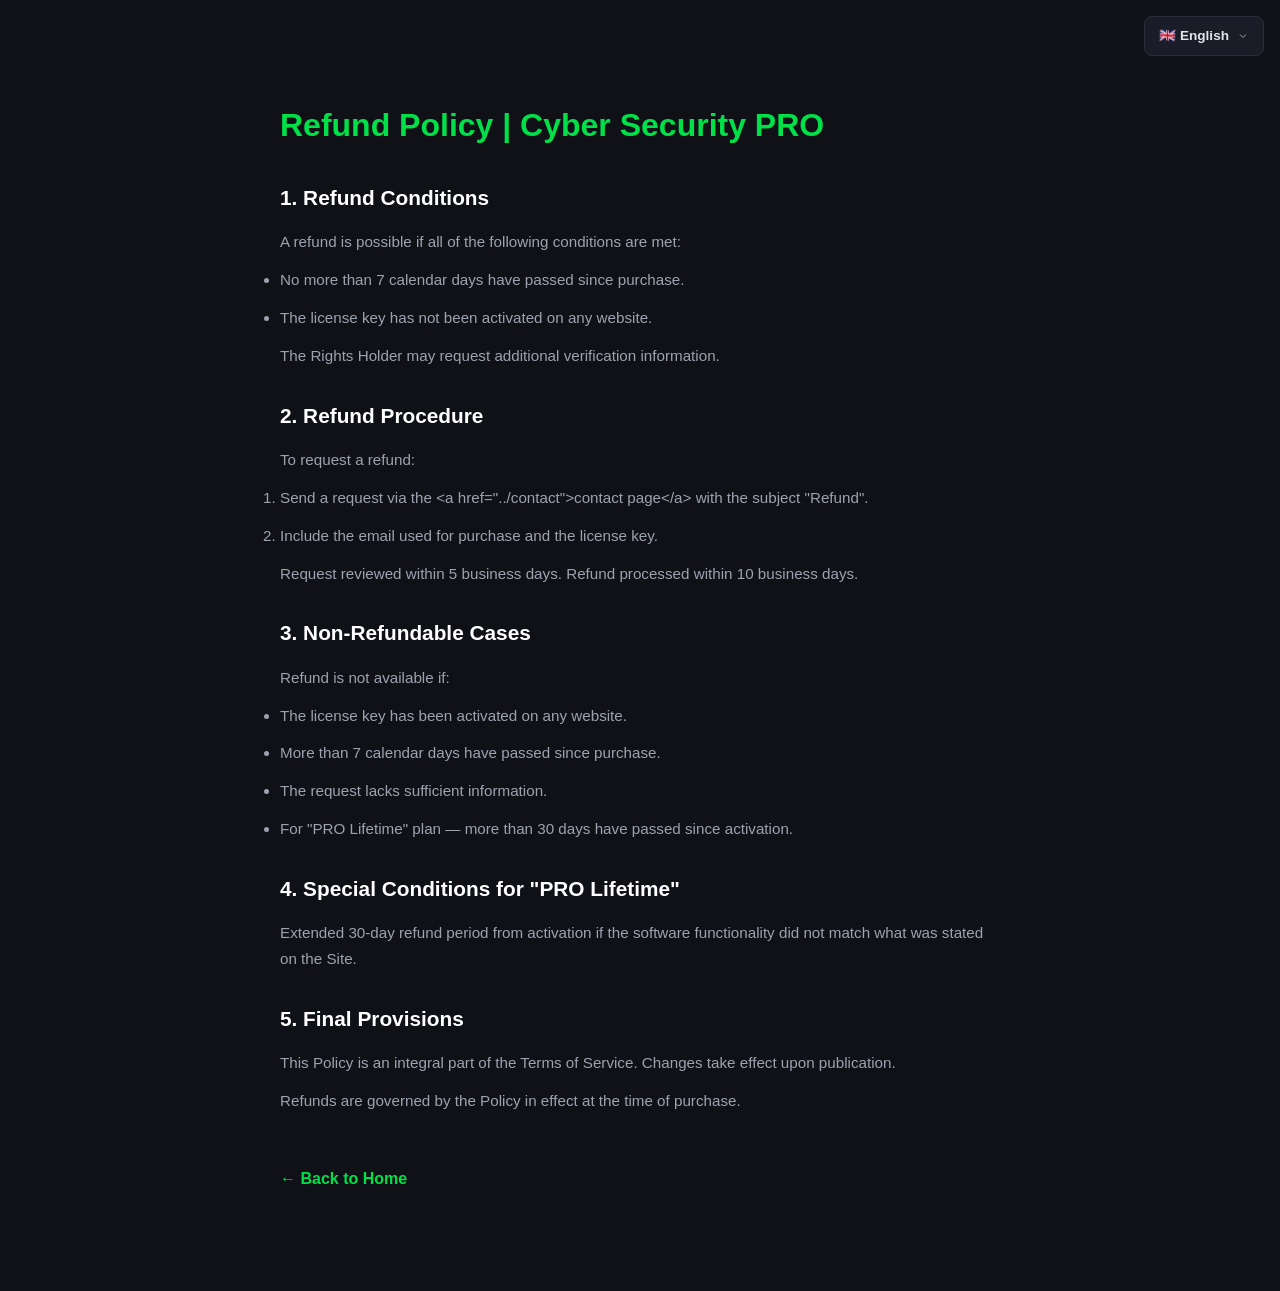
<file: docs/refund/index.html>
<!DOCTYPE html>
<html lang="ru">
<head>
    <meta charset="UTF-8">
    <meta name="viewport" content="width=device-width, initial-scale=1.0">
    <title data-i18n="refund_title">Политика возврата средств | Cyber Security PRO</title>
    <link rel="icon" type="image/png" sizes="32x32" href="../../favicon-32x32.png">
    <link rel="stylesheet" href="../../css/style.css">
    <script src="../../js/translations.js"></script>
    <style>
        .doc-page { max-width: 800px; margin: 60px auto; padding: 40px; }
        .doc-page h1 { color: var(--green); margin-bottom: 30px; font-size: 2rem; }
        .doc-page h2 { color: #fff; margin: 30px 0 15px; font-size: 1.3rem; }
        .doc-page h3 { color: var(--text); margin: 20px 0 10px; font-size: 1.05rem; }
        .doc-page p, .doc-page li, .doc-page ol { color: var(--text-secondary); margin-bottom: 12px; font-size: 0.95rem; line-height: 1.7; }
        .doc-page a { color: var(--green); }
        .doc-page strong { color: #fff; }
        .back-link { display: inline-block; margin-top: 40px; color: var(--green); text-decoration: none; font-weight: 600; }
        .back-link:hover { text-decoration: underline; }
        .lang-switcher { position: fixed; top: 16px; right: 16px; z-index: 100; font-size: 0.8rem; }
        .lang-current { display: flex; align-items: center; gap: 8px; background: var(--bg-card); border: 1px solid var(--border); padding: 8px 14px; border-radius: var(--radius-sm); cursor: pointer; color: var(--text); font-weight: 600; white-space: nowrap; transition: all 0.2s; user-select: none; }
        .lang-current:hover { border-color: var(--green); }
        .lang-current.open { border-color: var(--green); box-shadow: 0 0 12px var(--green-glow); }
        .lang-current span { font-size: 0.85rem; }
        .lang-arrow { transition: transform 0.2s; color: var(--text-secondary); }
        .lang-current.open .lang-arrow { transform: rotate(180deg); }
        .lang-dropdown { position: absolute; top: calc(100% + 4px); right: 0; background: var(--bg-card); border: 1px solid var(--border); border-radius: var(--radius-sm); min-width: 180px; max-height: 320px; overflow-y: auto; box-shadow: 0 8px 24px rgba(0,0,0,0.5); animation: fadeIn 0.15s ease; scrollbar-width: thin; scrollbar-color: var(--green) transparent; }
        .lang-dropdown::-webkit-scrollbar { width: 4px; }
        .lang-dropdown::-webkit-scrollbar-track { background: transparent; }
        .lang-dropdown::-webkit-scrollbar-thumb { background: var(--green); border-radius: 2px; }
        @keyframes fadeIn { from{opacity:0;transform:translateY(-4px)} to{opacity:1;transform:translateY(0)} }
        .lang-option { display: flex; align-items: center; gap: 10px; padding: 10px 16px; cursor: pointer; color: var(--text-secondary); font-size: 0.85rem; transition: all 0.15s; }
        .lang-option:hover { background: rgba(0,224,72,0.05); color: var(--text); }
        .lang-option.active { color: var(--green); font-weight: 700; background: rgba(0,224,72,0.08); }
    </style>
</head>
<body>
<div id="lang-switcher" class="lang-switcher"></div>
<div class="doc-page">
    <h1 data-i18n="refund_title">Политика возврата средств</h1>
    
    <h2 data-i18n="refund_s1_title">1. Условия возврата</h2>
    <p data-i18n="refund_s1_p1">Возврат денежных средств возможен при одновременном соблюдении следующих условий:</p>
    <ul>
        <li data-i18n="refund_s1_li1">С момента приобретения лицензии прошло не более 7 (семи) календарных дней.</li>
        <li data-i18n="refund_s1_li2">Лицензионный ключ не был активирован ни на одном сайте. Правообладатель проверяет статус активации ключа по базе лицензий: если ключ был активирован на любом домене — возврат невозможен.</li>
    </ul>
    <p data-i18n="refund_s1_p2">Правообладатель оставляет за собой право запросить у Пользователя дополнительную информацию для верификации покупки.</p>
    
    <h2 data-i18n="refund_s2_title">2. Порядок оформления возврата</h2>
    <p data-i18n="refund_s2_p1">Для оформления возврата Пользователю необходимо:</p>
    <ol>
        <li data-i18n="refund_s2_li1">Направить запрос через <a href="../contact">страницу контактов</a> с темой «Возврат средств».</li>
        <li data-i18n="refund_s2_li2">Указать в запросе: адрес электронной почты, использованный при приобретении лицензии, и лицензионный ключ.</li>
    </ol>
    <p data-i18n="refund_s2_p2">Правообладатель рассматривает запрос в течение 5 (пяти) рабочих дней. При положительном решении возврат производится в течение 10 (десяти) рабочих дней с момента подтверждения запроса. Средства возвращаются тем же способом, которым была произведена оплата.</p>
    
    <h2 data-i18n="refund_s3_title">3. Случаи, в которых возврат невозможен</h2>
    <p data-i18n="refund_s3_p1">Возврат не производится в следующих случаях:</p>
    <ul>
        <li data-i18n="refund_s3_li1">Лицензионный ключ был активирован на любом сайте (домене).</li>
        <li data-i18n="refund_s3_li2">С момента приобретения прошло более 7 (семи) календарных дней.</li>
        <li data-i18n="refund_s3_li3">Запрос на возврат не содержит достаточной информации для идентификации покупки.</li>
        <li data-i18n="refund_s3_li4">Лицензия была приобретена по тарифу «PRO Навсегда» и с момента активации прошло более 30 дней (расширенный срок возврата для данного тарифа).</li>
    </ul>
    
    <h2 data-i18n="refund_s4_title">4. Особые условия для тарифа «PRO Навсегда»</h2>
    <p data-i18n="refund_s4_p1">Для тарифа «PRO Навсегда» действует расширенный срок возврата — 30 (тридцать) календарных дней с момента активации, при условии что функциональность ПО не соответствовала заявленной на Сайте. Данное исключение не распространяется на случаи, когда Пользователь просто передумал или приобрёл лицензию по ошибке.</p>
    
    <h2 data-i18n="refund_s5_title">5. Заключительные положения</h2>
    <p data-i18n="refund_s5_p1">Настоящая Политика является неотъемлемой частью Публичной оферты. Правообладатель оставляет за собой право вносить изменения в настоящую Политику. Изменения вступают в силу с момента публикации новой редакции на Сайте.</p>
    <p data-i18n="refund_s5_p2">Возврат средств за лицензию, приобретённую до вступления изменений в силу, регулируется Политикой, действовавшей на момент приобретения.</p>
    
    <a href="../../" class="back-link" data-i18n="back_home">← На главную</a>
</div>

<script>
var I18n={current:'ru',languages:{ru:{name:'Русский',flag:'🇷🇺'},en:{name:'English',flag:'🇬🇧'},de:{name:'Deutsch',flag:'🇩🇪'},fr:{name:'Français',flag:'🇫🇷'},it:{name:'Italiano',flag:'🇮🇹'},es:{name:'Español',flag:'🇪🇸'},pt:{name:'Português',flag:'🇧🇷'},zh:{name:'中文',flag:'🇨🇳'},ja:{name:'日本語',flag:'🇯🇵'},ko:{name:'한국어',flag:'🇰🇷'}},init:function(){var t=this.getSavedLanguage()||this.getBrowserLanguage();this.languages[t]||(t='en'),this.setLanguage(t),this.renderSwitcher()},getSavedLanguage:function(){return localStorage.getItem('cs_lang')},getBrowserLanguage:function(){return(navigator.language||navigator.userLanguage||'en').split('-')[0]},setLanguage:function(t){this.current=t,localStorage.setItem('cs_lang',t),document.documentElement.lang=t,document.querySelectorAll('[data-i18n]').forEach(function(e){var n=e.getAttribute('data-i18n');DocTranslations[t]&&DocTranslations[t][n]&&(e.textContent=DocTranslations[t][n])}),document.querySelectorAll('[data-i18n-html]').forEach(function(e){var n=e.getAttribute('data-i18n-html');DocTranslations[t]&&DocTranslations[t][n]&&(e.innerHTML=DocTranslations[t][n])}),document.querySelectorAll('.lang-option').forEach(function(e){e.classList.toggle('active',e.getAttribute('data-lang')===t)});var e=document.querySelector('.lang-current span');e&&this.languages[t]&&(e.textContent=this.languages[t].flag+' '+this.languages[t].name)},renderSwitcher:function(){var t=document.getElementById('lang-switcher');if(!t)return;var e=this.languages[this.current]||this.languages.en,n='<div class="lang-current" onclick="I18n.toggleSwitcher()"><span>'+e.flag+' '+e.name+'</span><svg class="lang-arrow" width="12" height="12" viewBox="0 0 24 24" fill="none" stroke="currentColor" stroke-width="2"><polyline points="6 9 12 15 18 9"/></svg></div><div class="lang-dropdown" id="lang-dropdown" style="display:none;">';for(var a in this.languages){var i=this.languages[a],o=a===this.current?' active':'';n+='<div class="lang-option'+o+'" data-lang="'+a+'" onclick="I18n.setLanguage(\''+a+'\')"><span>'+i.flag+' '+i.name+'</span></div>'}n+='</div>',t.innerHTML=n},toggleSwitcher:function(){var t=document.getElementById('lang-dropdown'),e=document.querySelector('.lang-current');if(t){var n='block'===t.style.display;t.style.display=n?'none':'block',e&&e.classList.toggle('open',!n)}},closeDropdown:function(){var t=document.getElementById('lang-dropdown'),e=document.querySelector('.lang-current');t&&(t.style.display='none'),e&&e.classList.remove('open')}};
document.addEventListener('click',function(t){t.target.closest('#lang-switcher')||I18n.closeDropdown()});

var DocTranslations={

ru:{refund_title:'Политика возврата средств | Cyber Security PRO',refund_s1_title:'1. Условия возврата',refund_s1_p1:'Возврат возможен при соблюдении следующих условий:',refund_s1_li1:'С момента покупки прошло не более 7 календарных дней.',refund_s1_li2:'Лицензионный ключ не был активирован ни на одном сайте.',refund_s1_p2:'Правообладатель может запросить дополнительную информацию.',refund_s2_title:'2. Порядок оформления возврата',refund_s2_p1:'Для оформления возврата необходимо:',refund_s2_li1:'Направить запрос через <a href="../contact">страницу контактов</a> с темой «Возврат средств».',refund_s2_li2:'Указать email и лицензионный ключ.',refund_s2_p2:'Запрос рассматривается 5 рабочих дней. Возврат — 10 рабочих дней.',refund_s3_title:'3. Случаи, в которых возврат невозможен',refund_s3_p1:'Возврат не производится если:',refund_s3_li1:'Ключ был активирован на сайте.',refund_s3_li2:'Прошло более 7 дней с момента покупки.',refund_s3_li3:'Запрос не содержит достаточно информации.',refund_s3_li4:'Для тарифа «PRO Навсегда» прошло более 30 дней с активации.',refund_s4_title:'4. Особые условия для тарифа «PRO Навсегда»',refund_s4_p1:'Расширенный срок возврата — 30 дней с момента активации, если функциональность не соответствует заявленной.',refund_s5_title:'5. Заключительные положения',refund_s5_p1:'Политика является частью Публичной оферты. Изменения вступают в силу с момента публикации.',refund_s5_p2:'Возврат регулируется Политикой, действовавшей на момент покупки.',back_home:'← На главную'},

en:{refund_title:'Refund Policy | Cyber Security PRO',refund_s1_title:'1. Refund Conditions',refund_s1_p1:'A refund is possible if all of the following conditions are met:',refund_s1_li1:'No more than 7 calendar days have passed since purchase.',refund_s1_li2:'The license key has not been activated on any website.',refund_s1_p2:'The Rights Holder may request additional verification information.',refund_s2_title:'2. Refund Procedure',refund_s2_p1:'To request a refund:',refund_s2_li1:'Send a request via the <a href="../contact">contact page</a> with the subject "Refund".',refund_s2_li2:'Include the email used for purchase and the license key.',refund_s2_p2:'Request reviewed within 5 business days. Refund processed within 10 business days.',refund_s3_title:'3. Non-Refundable Cases',refund_s3_p1:'Refund is not available if:',refund_s3_li1:'The license key has been activated on any website.',refund_s3_li2:'More than 7 calendar days have passed since purchase.',refund_s3_li3:'The request lacks sufficient information.',refund_s3_li4:'For "PRO Lifetime" plan — more than 30 days have passed since activation.',refund_s4_title:'4. Special Conditions for "PRO Lifetime"',refund_s4_p1:'Extended 30-day refund period from activation if the software functionality did not match what was stated on the Site.',refund_s5_title:'5. Final Provisions',refund_s5_p1:'This Policy is an integral part of the Terms of Service. Changes take effect upon publication.',refund_s5_p2:'Refunds are governed by the Policy in effect at the time of purchase.',back_home:'← Back to Home'},

de:{refund_title:'Widerrufsrecht | Cyber Security PRO',refund_s1_title:'1. Rückerstattungsbedingungen',refund_s1_p1:'Rückerstattung möglich wenn:',refund_s1_li1:'Nicht mehr als 7 Kalendertage seit Kauf.',refund_s1_li2:'Lizenzschlüssel wurde auf keiner Website aktiviert.',refund_s1_p2:'Zusätzliche Informationen können angefordert werden.',refund_s2_title:'2. Rückerstattungsverfahren',refund_s2_p1:'Zur Beantragung:',refund_s2_li1:'Anfrage über die <a href="../contact">Kontaktseite</a> mit Betreff "Rückerstattung".',refund_s2_li2:'Kauf-E-Mail und Lizenzschlüssel angeben.',refund_s2_p2:'Prüfung innerhalb 5 Werktagen. Rückerstattung innerhalb 10 Werktagen.',refund_s3_title:'3. Nicht erstattungsfähige Fälle',refund_s3_p1:'Keine Rückerstattung wenn:',refund_s3_li1:'Schlüssel wurde auf einer Website aktiviert.',refund_s3_li2:'Mehr als 7 Tage seit Kauf vergangen.',refund_s3_li3:'Anfrage enthält nicht genügend Informationen.',refund_s3_li4:'Bei "PRO Lifetime" — mehr als 30 Tage seit Aktivierung.',refund_s4_title:'4. Besondere Bedingungen für "PRO Lifetime"',refund_s4_p1:'Verlängerte 30-Tage-Frist ab Aktivierung, wenn die Funktionalität nicht der Beschreibung entsprach.',refund_s5_title:'5. Schlussbestimmungen',refund_s5_p1:'Diese Richtlinie ist Teil der AGB. Änderungen treten mit Veröffentlichung in Kraft.',refund_s5_p2:'Rückerstattung nach der zum Kaufzeitpunkt geltenden Richtlinie.',back_home:'← Zur Startseite'},

fr:{refund_title:'Politique de remboursement | Cyber Security PRO',refund_s1_title:'1. Conditions de remboursement',refund_s1_p1:'Remboursement possible si:',refund_s1_li1:'Pas plus de 7 jours calendaires depuis l\'achat.',refund_s1_li2:'La clé n\'a pas été activée sur un site.',refund_s1_p2:'Des informations supplémentaires peuvent être demandées.',refund_s2_title:'2. Procédure de remboursement',refund_s2_p1:'Pour demander un remboursement:',refund_s2_li1:'Envoyez une demande via la <a href="../contact">page de contact</a> avec le sujet "Remboursement".',refund_s2_li2:'Indiquez l\'email d\'achat et la clé de licence.',refund_s2_p2:'Examen sous 5 jours ouvrés. Remboursement sous 10 jours ouvrés.',refund_s3_title:'3. Cas de non-remboursement',refund_s3_p1:'Remboursement impossible si:',refund_s3_li1:'La clé a été activée sur un site.',refund_s3_li2:'Plus de 7 jours se sont écoulés depuis l\'achat.',refund_s3_li3:'La demande manque d\'informations.',refund_s3_li4:'Pour "PRO À vie" — plus de 30 jours depuis l\'activation.',refund_s4_title:'4. Conditions spéciales pour "PRO À vie"',refund_s4_p1:'Délai prolongé de 30 jours après activation si la fonctionnalité ne correspondait pas à la description.',refund_s5_title:'5. Dispositions finales',refund_s5_p1:'Cette politique fait partie des Conditions générales.',refund_s5_p2:'Remboursement selon la politique en vigueur au moment de l\'achat.',back_home:'← Retour à l\'accueil'},

it:{refund_title:'Politica di rimborso | Cyber Security PRO',refund_s1_title:'1. Condizioni di rimborso',refund_s1_p1:'Rimborso possibile se:',refund_s1_li1:'Non più di 7 giorni dall\'acquisto.',refund_s1_li2:'La chiave non è stata attivata su alcun sito.',refund_s1_p2:'Potrebbero essere richieste informazioni aggiuntive.',refund_s2_title:'2. Procedura di rimborso',refund_s2_p1:'Per richiedere il rimborso:',refund_s2_li1:'Invia una richiesta via <a href="../contact">pagina contatti</a> con oggetto "Rimborso".',refund_s2_li2:'Indica email di acquisto e chiave di licenza.',refund_s2_p2:'Esame entro 5 giorni lavorativi. Rimborso entro 10 giorni lavorativi.',refund_s3_title:'3. Casi di non rimborsabilità',refund_s3_p1:'Rimborso non possibile se:',refund_s3_li1:'La chiave è stata attivata su un sito.',refund_s3_li2:'Sono passati più di 7 giorni dall\'acquisto.',refund_s3_li3:'La richiesta manca di informazioni.',refund_s3_li4:'Per "PRO A vita" — più di 30 giorni dall\'attivazione.',refund_s4_title:'4. Condizioni speciali per "PRO A vita"',refund_s4_p1:'Termine esteso di 30 giorni dall\'attivazione se la funzionalità non corrispondeva alla descrizione.',refund_s5_title:'5. Disposizioni finali',refund_s5_p1:'Questa politica fa parte dei Termini di servizio.',refund_s5_p2:'Rimborso secondo la politica in vigore al momento dell\'acquisto.',back_home:'← Torna alla home'},

es:{refund_title:'Política de reembolso | Cyber Security PRO',refund_s1_title:'1. Condiciones de reembolso',refund_s1_p1:'Reembolso posible si:',refund_s1_li1:'No más de 7 días desde la compra.',refund_s1_li2:'La clave no ha sido activada en ningún sitio.',refund_s1_p2:'Se puede solicitar información adicional.',refund_s2_title:'2. Procedimiento de reembolso',refund_s2_p1:'Para solicitar reembolso:',refund_s2_li1:'Envíe una solicitud a través de la <a href="../contact">página de contacto</a> con el asunto "Reembolso".',refund_s2_li2:'Indique el email de compra y la clave de licencia.',refund_s2_p2:'Revisión en 5 días hábiles. Reembolso en 10 días hábiles.',refund_s3_title:'3. Casos sin reembolso',refund_s3_p1:'No hay reembolso si:',refund_s3_li1:'La clave fue activada en un sitio.',refund_s3_li2:'Han pasado más de 7 días desde la compra.',refund_s3_li3:'La solicitud carece de información suficiente.',refund_s3_li4:'Para "PRO Vitalicio" — más de 30 días desde la activación.',refund_s4_title:'4. Condiciones especiales para "PRO Vitalicio"',refund_s4_p1:'Plazo ampliado de 30 días desde la activación si la funcionalidad no coincidía con lo declarado.',refund_s5_title:'5. Disposiciones finales',refund_s5_p1:'Esta política es parte de los Términos de servicio.',refund_s5_p2:'Reembolso según la política vigente al momento de la compra.',back_home:'← Volver al inicio'},

pt:{refund_title:'Política de reembolso | Cyber Security PRO',refund_s1_title:'1. Condições de reembolso',refund_s1_p1:'Reembolso possível se:',refund_s1_li1:'Não mais de 7 dias desde a compra.',refund_s1_li2:'A chave não foi ativada em nenhum site.',refund_s1_p2:'Informações adicionais podem ser solicitadas.',refund_s2_title:'2. Procedimento de reembolso',refund_s2_p1:'Para solicitar reembolso:',refund_s2_li1:'Envie uma solicitação via <a href="../contact">página de contato</a> com o assunto "Reembolso".',refund_s2_li2:'Indique o email de compra e a chave de licença.',refund_s2_p2:'Análise em 5 dias úteis. Reembolso em 10 dias úteis.',refund_s3_title:'3. Casos sem reembolso',refund_s3_p1:'Sem reembolso se:',refund_s3_li1:'A chave foi ativada em um site.',refund_s3_li2:'Mais de 7 dias desde a compra.',refund_s3_li3:'A solicitação não contém informações suficientes.',refund_s3_li4:'Para "PRO Vitalício" — mais de 30 dias desde a ativação.',refund_s4_title:'4. Condições especiais para "PRO Vitalício"',refund_s4_p1:'Prazo estendido de 30 dias após ativação se a funcionalidade não correspondia ao declarado.',refund_s5_title:'5. Disposições finais',refund_s5_p1:'Esta política faz parte dos Termos de serviço.',refund_s5_p2:'Reembolso conforme a política vigente no momento da compra.',back_home:'← Voltar ao início'},

zh:{refund_title:'退款政策 | Cyber Security PRO',refund_s1_title:'1. 退款条件',refund_s1_p1:'满足以下条件可退款：',refund_s1_li1:'购买后不超过7个日历日。',refund_s1_li2:'密钥未在任何网站上激活。',refund_s1_p2:'可能要求提供额外信息。',refund_s2_title:'2. 退款程序',refund_s2_p1:'申请退款：',refund_s2_li1:'通过<a href="../contact">联系页面</a>发送请求，主题为"退款"。',refund_s2_li2:'提供购买邮箱和许可证密钥。',refund_s2_p2:'5个工作日内审核。10个工作日内退款。',refund_s3_title:'3. 不可退款情况',refund_s3_p1:'以下情况不退款：',refund_s3_li1:'密钥已在网站上激活。',refund_s3_li2:'购买已超过7天。',refund_s3_li3:'请求信息不足。',refund_s3_li4:'"永久PRO"—激活超过30天。',refund_s4_title:'4. "永久PRO"特别条件',refund_s4_p1:'如果功能与描述不符，激活后30天内可退款。',refund_s5_title:'5. 最后条款',refund_s5_p1:'本政策是服务条款的组成部分。',refund_s5_p2:'退款按购买时有效的政策执行。',back_home:'← 返回首页'},

ja:{refund_title:'返金ポリシー | Cyber Security PRO',refund_s1_title:'1. 返金条件',refund_s1_p1:'以下の条件を満たす場合に返金可能：',refund_s1_li1:'購入から7暦日以内。',refund_s1_li2:'キーがどのサイトでもアクティベートされていない。',refund_s1_p2:'追加情報の提供を求める場合があります。',refund_s2_title:'2. 返金手続き',refund_s2_p1:'返金を申請するには：',refund_s2_li1:'<a href="../contact">お問い合わせページ</a>から件名「返金」でリクエスト。',refund_s2_li2:'購入メールアドレスとライセンスキーを記載。',refund_s2_p2:'5営業日以内に審査。10営業日以内に返金。',refund_s3_title:'3. 返金不可の場合',refund_s3_p1:'以下の場合返金不可：',refund_s3_li1:'キーがサイトでアクティベートされた。',refund_s3_li2:'購入から7日以上経過。',refund_s3_li3:'リクエストに十分な情報がない。',refund_s3_li4:'「PRO永久」—アクティベーションから30日以上経過。',refund_s4_title:'4. 「PRO永久」の特別条件',refund_s4_p1:'機能が説明と一致しなかった場合、アクティベーションから30日間延長返金可能。',refund_s5_title:'5. 最終条項',refund_s5_p1:'本ポリシーは利用規約の一部です。',refund_s5_p2:'返金は購入時点で有効なポリシーに従います。',back_home:'← ホームに戻る'},

ko:{refund_title:'환불 정책 | Cyber Security PRO',refund_s1_title:'1. 환불 조건',refund_s1_p1:'다음 조건 충족 시 환불 가능:',refund_s1_li1:'구매 후 7일 이내.',refund_s1_li2:'키가 어떤 사이트에서도 활성화되지 않음.',refund_s1_p2:'추가 정보를 요청할 수 있습니다.',refund_s2_title:'2. 환불 절차',refund_s2_p1:'환불 요청:',refund_s2_li1:'<a href="../contact">문의 페이지</a>를 통해 "환불" 제목으로 요청.',refund_s2_li2:'구매 이메일과 라이선스 키를 기재.',refund_s2_p2:'5영업일 이내 검토. 10영업일 이내 환불.',refund_s3_title:'3. 환불 불가 사유',refund_s3_p1:'다음 경우 환불 불가:',refund_s3_li1:'키가 사이트에서 활성화됨.',refund_s3_li2:'구매 후 7일 이상 경과.',refund_s3_li3:'요청 정보가 충분하지 않음.',refund_s3_li4:'"PRO 평생" — 활성화 후 30일 이상 경과.',refund_s4_title:'4. "PRO 평생" 특별 조건',refund_s4_p1:'기능이 설명과 일치하지 않는 경우 활성화 후 30일 연장 환불 가능.',refund_s5_title:'5. 최종 조항',refund_s5_p1:'본 정책은 이용약관의 일부입니다.',refund_s5_p2:'환불은 구매 시점의 정책을 따릅니다.',back_home:'← 홈으로'}

};

for(var lang in DocTranslations){if(lang==='en')continue;for(var key in DocTranslations.en){if(!DocTranslations[lang][key])DocTranslations[lang][key]=DocTranslations.en[key]}}
document.addEventListener('DOMContentLoaded',function(){I18n.init()});
</script>
</body>
</html>
</file>
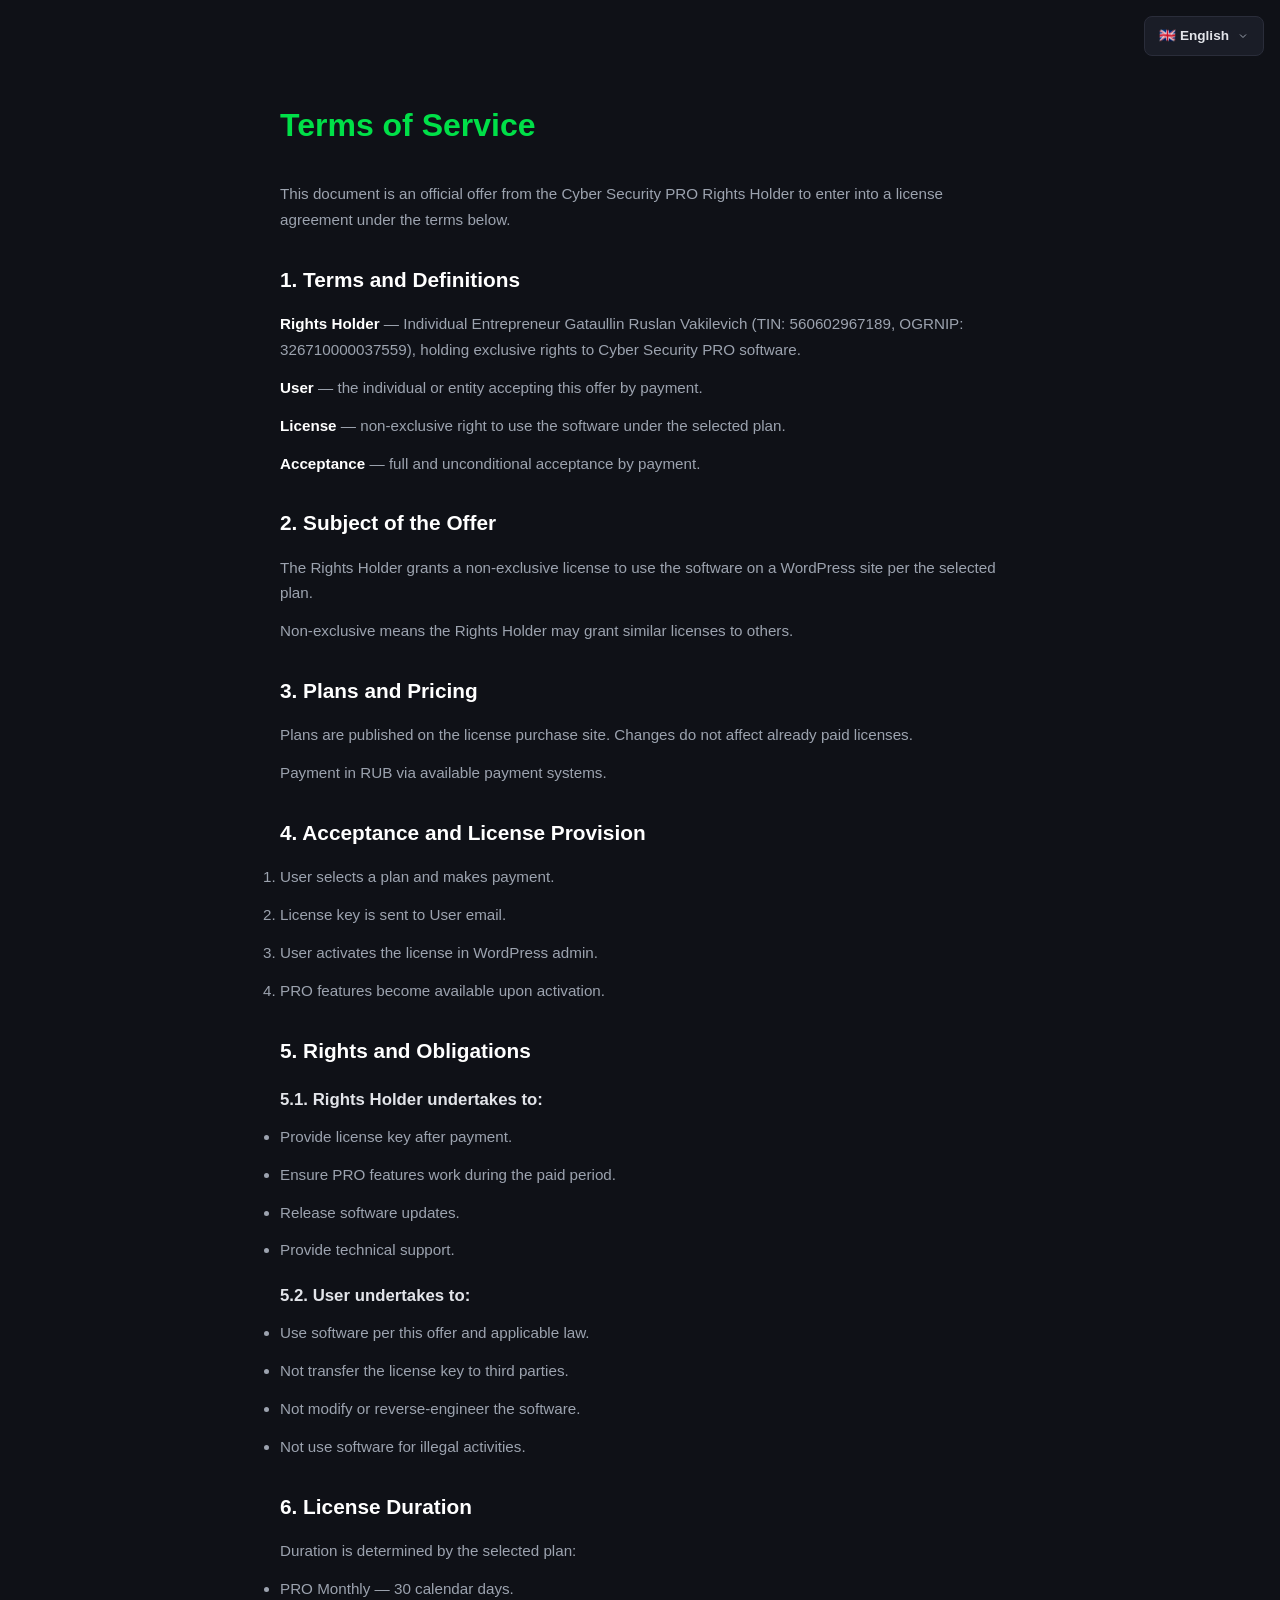
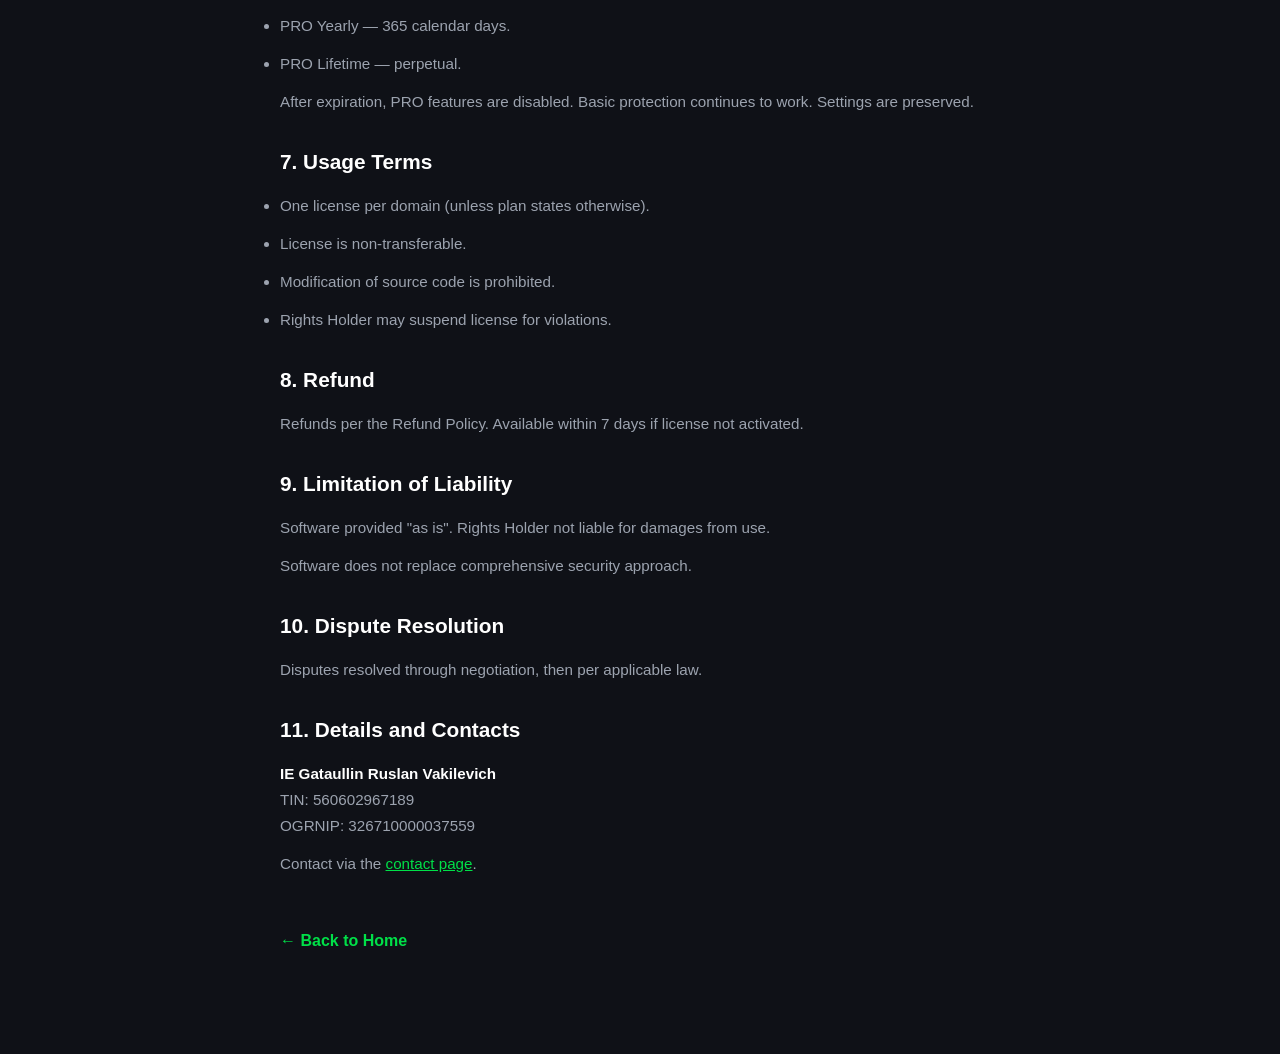
<file: docs/terms/index.html>
<!DOCTYPE html>
<html lang="ru">
<head>
    <meta charset="UTF-8">
    <meta name="viewport" content="width=device-width, initial-scale=1.0">
    <meta name="robots" content="noindex, follow">
    <title data-i18n="terms_title">Публичная оферта</title>
    <link rel="icon" type="image/png" sizes="32x32" href="../../favicon-32x32.png">
    <link rel="stylesheet" href="../../css/style.css">
    <script src="../../js/translations.js"></script>
    <style>
        .doc-page { max-width: 800px; margin: 60px auto; padding: 40px; }
        .doc-page h1 { color: var(--green); margin-bottom: 30px; font-size: 2rem; }
        .doc-page h2 { color: #fff; margin: 30px 0 15px; font-size: 1.3rem; }
        .doc-page h3 { color: var(--text); margin: 20px 0 10px; font-size: 1.05rem; }
        .doc-page p, .doc-page li, .doc-page ol { color: var(--text-secondary); margin-bottom: 12px; font-size: 0.95rem; line-height: 1.7; }
        .doc-page a { color: var(--green); }
        .doc-page strong { color: #fff; }
        .back-link { display: inline-block; margin-top: 40px; color: var(--green); text-decoration: none; font-weight: 600; }
        .back-link:hover { text-decoration: underline; }
        .lang-switcher { position: fixed; top: 16px; right: 16px; z-index: 100; font-size: 0.8rem; }
        .lang-current { display: flex; align-items: center; gap: 8px; background: var(--bg-card); border: 1px solid var(--border); padding: 8px 14px; border-radius: var(--radius-sm); cursor: pointer; color: var(--text); font-weight: 600; white-space: nowrap; transition: all 0.2s; user-select: none; }
        .lang-current:hover { border-color: var(--green); }
        .lang-current.open { border-color: var(--green); box-shadow: 0 0 12px var(--green-glow); }
        .lang-current span { font-size: 0.85rem; }
        .lang-arrow { transition: transform 0.2s; color: var(--text-secondary); }
        .lang-current.open .lang-arrow { transform: rotate(180deg); }
        .lang-dropdown { position: absolute; top: calc(100% + 4px); right: 0; background: var(--bg-card); border: 1px solid var(--border); border-radius: var(--radius-sm); min-width: 180px; max-height: 320px; overflow-y: auto; box-shadow: 0 8px 24px rgba(0,0,0,0.5); animation: fadeIn 0.15s ease; scrollbar-width: thin; scrollbar-color: var(--green) transparent; }
        .lang-dropdown::-webkit-scrollbar { width: 4px; }
        .lang-dropdown::-webkit-scrollbar-track { background: transparent; }
        .lang-dropdown::-webkit-scrollbar-thumb { background: var(--green); border-radius: 2px; }
        @keyframes fadeIn { from{opacity:0;transform:translateY(-4px)} to{opacity:1;transform:translateY(0)} }
        .lang-option { display: flex; align-items: center; gap: 10px; padding: 10px 16px; cursor: pointer; color: var(--text-secondary); font-size: 0.85rem; transition: all 0.15s; }
        .lang-option:hover { background: rgba(0,224,72,0.05); color: var(--text); }
        .lang-option.active { color: var(--green); font-weight: 700; background: rgba(0,224,72,0.08); }
    </style>
</head>
<body>
<div id="lang-switcher" class="lang-switcher"></div>
<div class="doc-page">
    <h1 data-i18n="terms_title">Публичная оферта</h1>
    <p data-i18n="terms_intro">Настоящий документ является официальным предложением (публичной офертой) Правообладателя программного обеспечения Cyber Security PRO (далее — «ПО») на заключение лицензионного соглашения с любым физическим или юридическим лицом (далее — «Пользователь») на условиях, изложенных ниже.</p>
    
    <h2 data-i18n="terms_s1_title">1. Термины и определения</h2>
    <p data-i18n-html="terms_s1_p1"><strong>Правообладатель</strong> — Индивидуальный предприниматель Гатауллин Руслан Вакильевич (ИНН: 560602967189, ОГРНИП: 326710000037559), обладающий исключительными правами на программное обеспечение Cyber Security PRO, предоставляющий неисключительную лицензию на его использование.</p>
    <p data-i18n-html="terms_s1_p2"><strong>Пользователь</strong> — физическое или юридическое лицо, осуществившее акцепт настоящей оферты путём оплаты и получившее неисключительную лицензию на использование ПО.</p>
    <p data-i18n-html="terms_s1_p3"><strong>Лицензия</strong> — неисключительное право на использование ПО на условиях и в объёме, соответствующих выбранному тарифу.</p>
    <p data-i18n-html="terms_s1_p4"><strong>Акцепт</strong> — полное и безоговорочное принятие условий настоящей оферты, осуществляемое путём оплаты выбранного тарифа.</p>
    
    <h2 data-i18n="terms_s2_title">2. Предмет оферты</h2>
    <p data-i18n="terms_s2_p1">Правообладатель предоставляет Пользователю неисключительную лицензию на использование ПО Cyber Security PRO на сайте под управлением системы WordPress в объёме и на условиях, соответствующих выбранному и оплаченному тарифу.</p>
    <p data-i18n="terms_s2_p2">Неисключительная лицензия означает, что Правообладатель сохраняет за собой право предоставлять аналогичные лицензии неограниченному кругу лиц. Пользователь не приобретает исключительных прав на ПО.</p>
    
    <h2 data-i18n="terms_s3_title">3. Тарифы и стоимость</h2>
    <p data-i18n="terms_s3_p1">Актуальные тарифы, цены и состав услуг публикуются на сайте приобретения лицензии. Правообладатель оставляет за собой право изменять стоимость и состав тарифов в одностороннем порядке. Изменения не затрагивают уже оплаченные лицензии в течение их срока действия.</p>
    <p data-i18n="terms_s3_p2">Оплата производится в рублях через доступные на сайте платёжные системы. Все сборы и комиссии платёжных систем оплачиваются Пользователем самостоятельно, если иное не указано при оформлении платежа.</p>
    
    <h2 data-i18n="terms_s4_title">4. Порядок акцепта и предоставления лицензии</h2>
    <ol>
        <li data-i18n="terms_s4_li1">Пользователь выбирает тариф и производит оплату через доступную платёжную систему.</li>
        <li data-i18n="terms_s4_li2">После успешной обработки платежа на указанный Пользователем адрес электронной почты отправляется лицензионный ключ.</li>
        <li data-i18n="terms_s4_li3">Пользователь активирует лицензию в административной панели WordPress, введя полученный ключ в соответствующее поле плагина Cyber Security.</li>
        <li data-i18n="terms_s4_li4">С момента активации Пользователю предоставляется доступ к PRO-функциям ПО в объёме, соответствующем оплаченному тарифу.</li>
    </ol>
    
    <h2 data-i18n="terms_s5_title">5. Права и обязанности сторон</h2>
    <h3 data-i18n="terms_s5_h3_1">5.1. Правообладатель обязуется:</h3>
    <ul>
        <li data-i18n="terms_s5_li1">Предоставить Пользователю лицензионный ключ после успешной оплаты.</li>
        <li data-i18n="terms_s5_li2">Обеспечить работоспособность PRO-функций ПО в течение оплаченного периода.</li>
        <li data-i18n="terms_s5_li3">Выпускать обновления ПО, направленные на улучшение функциональности и безопасности.</li>
        <li data-i18n="terms_s5_li4">Оказывать техническую поддержку через страницу контактов на сайте.</li>
    </ul>
    <h3 data-i18n="terms_s5_h3_2">5.2. Пользователь обязуется:</h3>
    <ul>
        <li data-i18n="terms_s5_li5">Использовать ПО в соответствии с условиями настоящей оферты и применимым законодательством.</li>
        <li data-i18n="terms_s5_li6">Не распространять, не передавать и не перепродавать лицензионный ключ третьим лицам.</li>
        <li data-i18n="terms_s5_li7">Не модифицировать, не декомпилировать и не Reverse-инжинирить исходный код ПО.</li>
        <li data-i18n="terms_s5_li8">Не использовать ПО для деятельности, нарушающей законодательство.</li>
    </ul>
    
    <h2 data-i18n="terms_s6_title">6. Срок действия лицензии</h2>
    <p data-i18n="terms_s6_p1">Срок действия лицензии определяется выбранным и оплаченным тарифом:</p>
    <ul>
        <li data-i18n="terms_s6_li1">Тариф «PRO Месяц» — 30 (тридцать) календарных дней с момента активации.</li>
        <li data-i18n="terms_s6_li2">Тариф «PRO Год» — 365 (триста шестьдесят пять) календарных дней с момента активации.</li>
        <li data-i18n="terms_s6_li3">Тариф «PRO Навсегда» — бессрочно, на весь период существования ПО.</li>
    </ul>
    <p data-i18n="terms_s6_p2">По истечении оплаченного периода PRO-функции ПО отключаются. Базовая (бесплатная) функциональность ПО продолжает работать в полном объёме. Все настройки Пользователя сохраняются.</p>
    
    <h2 data-i18n="terms_s7_title">7. Условия использования</h2>
    <ul>
        <li data-i18n="terms_s7_li1">Одна лицензия действительна для одного доменного имени (сайта), если иное количество не предусмотрено тарифом.</li>
        <li data-i18n="terms_s7_li2">Лицензия не подлежит передаче или перепродаже третьим лицам.</li>
        <li data-i18n="terms_s7_li3">Пользователь не вправе модифицировать, декомпилировать или иным образом изменять исходный код плагина.</li>
        <li data-i18n="terms_s7_li4">Правообладатель оставляет за собой право приостановить действие лицензии в случае нарушения Пользователем условий настоящей оферты.</li>
    </ul>
    
    <h2 data-i18n="terms_s8_title">8. Возврат средств</h2>
    <p data-i18n="terms_s8_p1">Условия и порядок возврата регулируются Политикой возврата средств, являющейся неотъемлемой частью настоящей оферты. Возврат возможен в течение 7 дней с момента покупки при условии, что лицензия не была активирована.</p>
    
    <h2 data-i18n="terms_s9_title">9. Ограничение ответственности</h2>
    <p data-i18n="terms_s9_p1">ПО предоставляется «как есть» (as is). Правообладатель не несёт ответственности за любой прямой или косвенный ущерб, возникший в результате использования или невозможности использования ПО, включая, но не ограничиваясь, потерю данных, упущенную выгоду, перерыв в коммерческой деятельности.</p>
    <p data-i18n="terms_s9_p2">Правообладатель не гарантирует, что ПО будет полностью защищать сайт Пользователя от всех известных и неизвестных угроз безопасности. ПО является инструментом повышения уровня безопасности и не заменяет комплексный подход к защите сайта.</p>
    
    <h2 data-i18n="terms_s10_title">10. Разрешение споров</h2>
    <p data-i18n="terms_s10_p1">Все споры и разногласия, возникающие в связи с настоящей офертой, разрешаются путём переговоров. При невозможности урегулирования спора путём переговоров, спор передаётся на рассмотрение в соответствии с применимым законодательством.</p>
    
    <h2 data-i18n="terms_s11_title">11. Реквизиты и контакты</h2>
    <p data-i18n-html="terms_s11_p1"><strong>Индивидуальный предприниматель Гатауллин Руслан Вакильевич</strong><br>ИНН: 560602967189<br>ОГРНИП: 326710000037559</p>
    <p data-i18n-html="terms_s11_p2">По всем вопросам, связанным с настоящей офертой, Пользователь может обратиться через <a href="../contact">страницу контактов</a>.</p>
    
    <a href="../../" class="back-link" data-i18n="back_home">← На главную</a>
</div>

<script>
var I18n={current:'ru',languages:{ru:{name:'Русский',flag:'🇷🇺'},en:{name:'English',flag:'🇬🇧'},de:{name:'Deutsch',flag:'🇩🇪'},fr:{name:'Français',flag:'🇫🇷'},it:{name:'Italiano',flag:'🇮🇹'},es:{name:'Español',flag:'🇪🇸'},pt:{name:'Português',flag:'🇧🇷'},zh:{name:'中文',flag:'🇨🇳'},ja:{name:'日本語',flag:'🇯🇵'},ko:{name:'한국어',flag:'🇰🇷'}},init:function(){var t=this.getSavedLanguage()||this.getBrowserLanguage();this.languages[t]||(t='en'),this.setLanguage(t),this.renderSwitcher()},getSavedLanguage:function(){return localStorage.getItem('cs_lang')},getBrowserLanguage:function(){return(navigator.language||navigator.userLanguage||'en').split('-')[0]},setLanguage:function(t){this.current=t,localStorage.setItem('cs_lang',t),document.documentElement.lang=t,document.querySelectorAll('[data-i18n]').forEach(function(e){var n=e.getAttribute('data-i18n');DocTranslations[t]&&DocTranslations[t][n]&&(e.textContent=DocTranslations[t][n])}),document.querySelectorAll('[data-i18n-html]').forEach(function(e){var n=e.getAttribute('data-i18n-html');DocTranslations[t]&&DocTranslations[t][n]&&(e.innerHTML=DocTranslations[t][n])}),document.querySelectorAll('.lang-option').forEach(function(e){e.classList.toggle('active',e.getAttribute('data-lang')===t)});var e=document.querySelector('.lang-current span');e&&this.languages[t]&&(e.textContent=this.languages[t].flag+' '+this.languages[t].name)},renderSwitcher:function(){var t=document.getElementById('lang-switcher');if(!t)return;var e=this.languages[this.current]||this.languages.en,n='<div class="lang-current" onclick="I18n.toggleSwitcher()"><span>'+e.flag+' '+e.name+'</span><svg class="lang-arrow" width="12" height="12" viewBox="0 0 24 24" fill="none" stroke="currentColor" stroke-width="2"><polyline points="6 9 12 15 18 9"/></svg></div><div class="lang-dropdown" id="lang-dropdown" style="display:none;">';for(var a in this.languages){var i=this.languages[a],o=a===this.current?' active':'';n+='<div class="lang-option'+o+'" data-lang="'+a+'" onclick="I18n.setLanguage(\''+a+'\')"><span>'+i.flag+' '+i.name+'</span></div>'}n+='</div>',t.innerHTML=n},toggleSwitcher:function(){var t=document.getElementById('lang-dropdown'),e=document.querySelector('.lang-current');if(t){var n='block'===t.style.display;t.style.display=n?'none':'block',e&&e.classList.toggle('open',!n)}},closeDropdown:function(){var t=document.getElementById('lang-dropdown'),e=document.querySelector('.lang-current');t&&(t.style.display='none'),e&&e.classList.remove('open')}};
document.addEventListener('click',function(t){t.target.closest('#lang-switcher')||I18n.closeDropdown()});

var DocTranslations={

ru:{terms_title:'Публичная оферта',terms_intro:'Настоящий документ является официальным предложением (публичной офертой) Правообладателя ПО Cyber Security PRO на заключение лицензионного соглашения на условиях, изложенных ниже.',terms_s1_title:'1. Термины и определения',terms_s1_p1:'<strong>Правообладатель</strong> — ИП Гатауллин Руслан Вакильевич (ИНН: 560602967189, ОГРНИП: 326710000037559), обладающий исключительными правами на ПО Cyber Security PRO.',terms_s1_p2:'<strong>Пользователь</strong> — лицо, осуществившее акцепт оферты путём оплаты.',terms_s1_p3:'<strong>Лицензия</strong> — неисключительное право на использование ПО на условиях выбранного тарифа.',terms_s1_p4:'<strong>Акцепт</strong> — полное и безоговорочное принятие условий оферты путём оплаты.',terms_s2_title:'2. Предмет оферты',terms_s2_p1:'Правообладатель предоставляет неисключительную лицензию на использование ПО на сайте WordPress в объёме выбранного тарифа.',terms_s2_p2:'Неисключительная лицензия означает право Правообладателя предоставлять аналогичные лицензии другим лицам.',terms_s3_title:'3. Тарифы и стоимость',terms_s3_p1:'Тарифы публикуются на сайте приобретения лицензии. Изменения не затрагивают уже оплаченные лицензии.',terms_s3_p2:'Оплата в рублях через доступные платёжные системы.',terms_s4_title:'4. Порядок акцепта и предоставления лицензии',terms_s4_li1:'Пользователь выбирает тариф и производит оплату.',terms_s4_li2:'Лицензионный ключ отправляется на email Пользователя.',terms_s4_li3:'Пользователь активирует лицензию в админке WordPress.',terms_s4_li4:'С момента активации предоставляется доступ к PRO-функциям.',terms_s5_title:'5. Права и обязанности сторон',terms_s5_h3_1:'5.1. Правообладатель обязуется:',terms_s5_li1:'Предоставить лицензионный ключ после оплаты.',terms_s5_li2:'Обеспечить работоспособность PRO-функций.',terms_s5_li3:'Выпускать обновления ПО.',terms_s5_li4:'Оказывать техническую поддержку.',terms_s5_h3_2:'5.2. Пользователь обязуется:',terms_s5_li5:'Использовать ПО в соответствии с офертой.',terms_s5_li6:'Не передавать лицензионный ключ третьим лицам.',terms_s5_li7:'Не модифицировать исходный код ПО.',terms_s5_li8:'Не использовать ПО в незаконной деятельности.',terms_s6_title:'6. Срок действия лицензии',terms_s6_p1:'Срок действия определяется тарифом:',terms_s6_li1:'PRO Месяц — 30 дней.',terms_s6_li2:'PRO Год — 365 дней.',terms_s6_li3:'PRO Навсегда — бессрочно.',terms_s6_p2:'По истечении срока PRO-функции отключаются, базовая защита продолжает работать.',terms_s7_title:'7. Условия использования',terms_s7_li1:'Одна лицензия на один сайт (если иное не предусмотрено тарифом).',terms_s7_li2:'Лицензия не подлежит передаче третьим лицам.',terms_s7_li3:'Запрещена модификация исходного кода.',terms_s7_li4:'Правообладатель может приостановить лицензию при нарушении условий.',terms_s8_title:'8. Возврат средств',terms_s8_p1:'Возврат регулируется Политикой возврата. Возможен в течение 7 дней, если лицензия не активирована.',terms_s9_title:'9. Ограничение ответственности',terms_s9_p1:'ПО предоставляется «как есть». Правообладатель не несёт ответственности за ущерб от использования ПО.',terms_s9_p2:'ПО не заменяет комплексный подход к безопасности.',terms_s10_title:'10. Разрешение споров',terms_s10_p1:'Споры разрешаются путём переговоров, затем — в соответствии с законодательством.',terms_s11_title:'11. Реквизиты и контакты',terms_s11_p1:'<strong>ИП Гатауллин Руслан Вакильевич</strong><br>ИНН: 560602967189<br>ОГРНИП: 326710000037559',terms_s11_p2:'Обращения через <a href="../contact">страницу контактов</a>.',back_home:'← На главную'},

en:{terms_title:'Terms of Service',terms_intro:'This document is an official offer from the Cyber Security PRO Rights Holder to enter into a license agreement under the terms below.',terms_s1_title:'1. Terms and Definitions',terms_s1_p1:'<strong>Rights Holder</strong> — Individual Entrepreneur Gataullin Ruslan Vakilevich (TIN: 560602967189, OGRNIP: 326710000037559), holding exclusive rights to Cyber Security PRO software.',terms_s1_p2:'<strong>User</strong> — the individual or entity accepting this offer by payment.',terms_s1_p3:'<strong>License</strong> — non-exclusive right to use the software under the selected plan.',terms_s1_p4:'<strong>Acceptance</strong> — full and unconditional acceptance by payment.',terms_s2_title:'2. Subject of the Offer',terms_s2_p1:'The Rights Holder grants a non-exclusive license to use the software on a WordPress site per the selected plan.',terms_s2_p2:'Non-exclusive means the Rights Holder may grant similar licenses to others.',terms_s3_title:'3. Plans and Pricing',terms_s3_p1:'Plans are published on the license purchase site. Changes do not affect already paid licenses.',terms_s3_p2:'Payment in RUB via available payment systems.',terms_s4_title:'4. Acceptance and License Provision',terms_s4_li1:'User selects a plan and makes payment.',terms_s4_li2:'License key is sent to User email.',terms_s4_li3:'User activates the license in WordPress admin.',terms_s4_li4:'PRO features become available upon activation.',terms_s5_title:'5. Rights and Obligations',terms_s5_h3_1:'5.1. Rights Holder undertakes to:',terms_s5_li1:'Provide license key after payment.',terms_s5_li2:'Ensure PRO features work during the paid period.',terms_s5_li3:'Release software updates.',terms_s5_li4:'Provide technical support.',terms_s5_h3_2:'5.2. User undertakes to:',terms_s5_li5:'Use software per this offer and applicable law.',terms_s5_li6:'Not transfer the license key to third parties.',terms_s5_li7:'Not modify or reverse-engineer the software.',terms_s5_li8:'Not use software for illegal activities.',terms_s6_title:'6. License Duration',terms_s6_p1:'Duration is determined by the selected plan:',terms_s6_li1:'PRO Monthly — 30 calendar days.',terms_s6_li2:'PRO Yearly — 365 calendar days.',terms_s6_li3:'PRO Lifetime — perpetual.',terms_s6_p2:'After expiration, PRO features are disabled. Basic protection continues to work. Settings are preserved.',terms_s7_title:'7. Usage Terms',terms_s7_li1:'One license per domain (unless plan states otherwise).',terms_s7_li2:'License is non-transferable.',terms_s7_li3:'Modification of source code is prohibited.',terms_s7_li4:'Rights Holder may suspend license for violations.',terms_s8_title:'8. Refund',terms_s8_p1:'Refunds per the Refund Policy. Available within 7 days if license not activated.',terms_s9_title:'9. Limitation of Liability',terms_s9_p1:'Software provided "as is". Rights Holder not liable for damages from use.',terms_s9_p2:'Software does not replace comprehensive security approach.',terms_s10_title:'10. Dispute Resolution',terms_s10_p1:'Disputes resolved through negotiation, then per applicable law.',terms_s11_title:'11. Details and Contacts',terms_s11_p1:'<strong>IE Gataullin Ruslan Vakilevich</strong><br>TIN: 560602967189<br>OGRNIP: 326710000037559',terms_s11_p2:'Contact via the <a href="../contact">contact page</a>.',back_home:'← Back to Home'},

de:{terms_title:'AGB',terms_intro:'Dieses Dokument ist ein offizielles Angebot des Rechteinhabers von Cyber Security PRO zum Abschluss eines Lizenzvertrags.',terms_s1_title:'1. Begriffe',terms_s1_p1:'<strong>Rechteinhaber</strong> — Einzelunternehmer Gataullin Ruslan Wakiljewitsch (INN: 560602967189, OGRNIP: 326710000037559), Inhaber der ausschließlichen Rechte an Cyber Security PRO.',terms_s1_p2:'<strong>Nutzer</strong> — Person, die das Angebot durch Zahlung annimmt.',terms_s1_p3:'<strong>Lizenz</strong> — nicht-exklusives Nutzungsrecht gemäß Tarif.',terms_s1_p4:'<strong>Annahme</strong> — vorbehaltlose Zustimmung durch Zahlung.',terms_s2_title:'2. Vertragsgegenstand',terms_s2_p1:'Der Rechteinhaber gewährt eine nicht-exklusive Lizenz zur Nutzung auf einer WordPress-Website.',terms_s2_p2:'Nicht-exklusiv bedeutet, dass der Rechteinhaber ähnliche Lizenzen an Dritte vergeben kann.',terms_s3_title:'3. Tarife und Preise',terms_s3_p1:'Tarife auf der Lizenz-Website veröffentlicht. Änderungen betreffen nicht bereits bezahlte Lizenzen.',terms_s3_p2:'Zahlung in RUB über verfügbare Zahlungssysteme.',terms_s4_title:'4. Annahme und Lizenzbereitstellung',terms_s4_li1:'Nutzer wählt Tarif und zahlt.',terms_s4_li2:'Lizenzschlüssel wird per E-Mail gesendet.',terms_s4_li3:'Aktivierung im WordPress-Admin.',terms_s4_li4:'PRO-Funktionen nach Aktivierung verfügbar.',terms_s5_title:'5. Rechte und Pflichten',terms_s5_h3_1:'5.1. Rechteinhaber verpflichtet sich:',terms_s5_li1:'Lizenzschlüssel nach Zahlung bereitzustellen.',terms_s5_li2:'Funktionsfähigkeit der PRO-Funktionen sicherzustellen.',terms_s5_li3:'Software-Updates bereitzustellen.',terms_s5_li4:'Technischen Support zu leisten.',terms_s5_h3_2:'5.2. Nutzer verpflichtet sich:',terms_s5_li5:'Software gemäß AGB zu nutzen.',terms_s5_li6:'Lizenzschlüssel nicht an Dritte weiterzugeben.',terms_s5_li7:'Quellcode nicht zu modifizieren.',terms_s5_li8:'Software nicht für illegale Aktivitäten zu nutzen.',terms_s6_title:'6. Lizenzlaufzeit',terms_s6_p1:'Laufzeit nach gewähltem Tarif:',terms_s6_li1:'PRO Monatlich — 30 Tage.',terms_s6_li2:'PRO Jährlich — 365 Tage.',terms_s6_li3:'PRO Lifetime — unbegrenzt.',terms_s6_p2:'Nach Ablauf werden PRO-Funktionen deaktiviert. Basisschutz funktioniert weiter.',terms_s7_title:'7. Nutzungsbedingungen',terms_s7_li1:'Eine Lizenz pro Domain.',terms_s7_li2:'Lizenz nicht übertragbar.',terms_s7_li3:'Quellcode-Modifikation verboten.',terms_s7_li4:'Rechteinhaber kann Lizenz bei Verstößen sperren.',terms_s8_title:'8. Rückerstattung',terms_s8_p1:'Rückerstattung gemäß Richtlinie. Innerhalb 7 Tagen möglich, wenn nicht aktiviert.',terms_s9_title:'9. Haftungsbeschränkung',terms_s9_p1:'Software "wie besehen". Keine Haftung für Schäden.',terms_s9_p2:'Software ersetzt kein umfassendes Sicherheitskonzept.',terms_s10_title:'10. Streitbeilegung',terms_s10_p1:'Streitigkeiten durch Verhandlung, dann nach geltendem Recht.',terms_s11_title:'11. Impressum & Kontakt',terms_s11_p1:'<strong>Einzelunternehmer Gataullin Ruslan Vakilevich</strong><br>INN: 560602967189<br>OGRNIP: 326710000037559',terms_s11_p2:'Kontakt über die <a href="../contact">Kontaktseite</a>.',back_home:'← Zur Startseite'},

fr:{terms_title:'Conditions générales',terms_intro:'Offre officielle du titulaire des droits pour un contrat de licence.',terms_s1_title:'1. Termes',terms_s1_p1:'<strong>Titulaire</strong> — Entrepreneur individuel Gataullin Ruslan Vakilevich (NIF: 560602967189, OGRNIP: 326710000037559), détenteur des droits exclusifs.',terms_s1_p2:'<strong>Utilisateur</strong> — personne acceptant l\'offre par paiement.',terms_s1_p3:'<strong>Licence</strong> — droit non exclusif selon le tarif.',terms_s1_p4:'<strong>Acceptation</strong> — acceptation complète par paiement.',terms_s2_title:'2. Objet',terms_s2_p1:'Licence non exclusive pour site WordPress.',terms_s2_p2:'Non exclusive = le titulaire peut accorder d\'autres licences.',terms_s3_title:'3. Tarifs',terms_s3_p1:'Tarifs publiés sur le site d\'achat de licence.',terms_s3_p2:'Paiement en RUB.',terms_s4_title:'4. Fourniture de licence',terms_s4_li1:'Choix du tarif et paiement.',terms_s4_li2:'Clé envoyée par email.',terms_s4_li3:'Activation dans WordPress.',terms_s4_li4:'Fonctions PRO disponibles après activation.',terms_s5_title:'5. Droits et obligations',terms_s5_h3_1:'5.1. Le Titulaire s\'engage à:',terms_s5_li1:'Fournir la clé après paiement.',terms_s5_li2:'Assurer le fonctionnement PRO.',terms_s5_li3:'Publier des mises à jour.',terms_s5_li4:'Fournir un support technique.',terms_s5_h3_2:'5.2. L\'Utilisateur s\'engage à:',terms_s5_li5:'Utiliser le logiciel conformément aux conditions.',terms_s5_li6:'Ne pas céder la clé à des tiers.',terms_s5_li7:'Ne pas modifier le code source.',terms_s5_li8:'Ne pas utiliser à des fins illégales.',terms_s6_title:'6. Durée',terms_s6_p1:'Selon le tarif:',terms_s6_li1:'Mensuel — 30 jours.',terms_s6_li2:'Annuel — 365 jours.',terms_s6_li3:'À vie — perpétuel.',terms_s6_p2:'Après expiration, fonctions PRO désactivées. Protection de base continue.',terms_s7_title:'7. Conditions d\'utilisation',terms_s7_li1:'Une licence par domaine.',terms_s7_li2:'Licence non cessible.',terms_s7_li3:'Modification du code interdite.',terms_s7_li4:'Suspension possible en cas de violation.',terms_s8_title:'8. Remboursement',terms_s8_p1:'Selon la politique de remboursement. 7 jours si non activé.',terms_s9_title:'9. Limitation de responsabilité',terms_s9_p1:'Logiciel "tel quel". Pas de responsabilité pour dommages.',terms_s9_p2:'Ne remplace pas une approche de sécurité complète.',terms_s10_title:'10. Résolution des litiges',terms_s10_p1:'Négociation puis droit applicable.',terms_s11_title:'11. Mentions légales',terms_s11_p1:'<strong>EI Gataullin Ruslan Vakilevich</strong><br>NIF: 560602967189<br>OGRNIP: 326710000037559',terms_s11_p2:'Via la <a href="../contact">page de contact</a>.',back_home:'← Retour à l\'accueil'},

it:{terms_title:'Termini di servizio',terms_intro:'Offerta ufficiale del titolare dei diritti per contratto di licenza.',terms_s1_title:'1. Termini',terms_s1_p1:'<strong>Titolare</strong> — Imprenditore individuale Gataullin Ruslan Vakilevich (CIF: 560602967189, OGRNIP: 326710000037559), detentore dei diritti esclusivi.',terms_s1_p2:'<strong>Utente</strong> — chi accetta l\'offerta pagando.',terms_s1_p3:'<strong>Licenza</strong> — diritto non esclusivo secondo il piano.',terms_s1_p4:'<strong>Accettazione</strong> — accettazione completa tramite pagamento.',terms_s2_title:'2. Oggetto',terms_s2_p1:'Licenza non esclusiva per sito WordPress.',terms_s2_p2:'Non esclusiva = il titolare può concedere altre licenze.',terms_s3_title:'3. Piani e prezzi',terms_s3_p1:'Piani pubblicati sul sito di acquisto.',terms_s3_p2:'Pagamento in RUB.',terms_s4_title:'4. Fornitura licenza',terms_s4_li1:'Scelta piano e pagamento.',terms_s4_li2:'Chiave inviata per email.',terms_s4_li3:'Attivazione in WordPress.',terms_s4_li4:'Funzioni PRO disponibili dopo attivazione.',terms_s5_title:'5. Diritti e obblighi',terms_s5_h3_1:'5.1. Il Titolare si impegna a:',terms_s5_li1:'Fornire la chiave dopo pagamento.',terms_s5_li2:'Garantire il funzionamento PRO.',terms_s5_li3:'Pubblicare aggiornamenti.',terms_s5_li4:'Fornire supporto tecnico.',terms_s5_h3_2:'5.2. L\'Utente si impegna a:',terms_s5_li5:'Usare il software secondo i termini.',terms_s5_li6:'Non cedere la chiave a terzi.',terms_s5_li7:'Non modificare il codice sorgente.',terms_s5_li8:'Non usare per attività illegali.',terms_s6_title:'6. Durata',terms_s6_p1:'Secondo il piano:',terms_s6_li1:'Mensile — 30 giorni.',terms_s6_li2:'Annuale — 365 giorni.',terms_s6_li3:'A vita — perpetuo.',terms_s6_p2:'Dopo scadenza, funzioni PRO disattivate. Protezione base continua.',terms_s7_title:'7. Condizioni d\'uso',terms_s7_li1:'Una licenza per dominio.',terms_s7_li2:'Licenza non trasferibile.',terms_s7_li3:'Modifica codice vietata.',terms_s7_li4:'Sospensione possibile per violazioni.',terms_s8_title:'8. Rimborso',terms_s8_p1:'Secondo politica rimborso. 7 giorni se non attivato.',terms_s9_title:'9. Limitazione di responsabilità',terms_s9_p1:'Software "così com\'è". Nessuna responsabilità per danni.',terms_s9_p2:'Non sostituisce approccio completo alla sicurezza.',terms_s10_title:'10. Risoluzione controversie',terms_s10_p1:'Negoziato, poi diritto applicabile.',terms_s11_title:'11. Estremi e contatti',terms_s11_p1:'<strong>Imp. Ind. Gataullin Ruslan Vakilevich</strong><br>CIF: 560602967189<br>OGRNIP: 326710000037559',terms_s11_p2:'Via <a href="../contact">pagina contatti</a>.',back_home:'← Torna alla home'},

es:{terms_title:'Términos de servicio',terms_intro:'Oferta oficial del titular de los derechos para contrato de licencia.',terms_s1_title:'1. Términos',terms_s1_p1:'<strong>Titular</strong> — Empresario individual Gataullin Ruslan Vakilevich (NIF: 560602967189, OGRNIP: 326710000037559), titular de los derechos exclusivos.',terms_s1_p2:'<strong>Usuario</strong> — quien acepta la oferta pagando.',terms_s1_p3:'<strong>Licencia</strong> — derecho no exclusivo según el plan.',terms_s1_p4:'<strong>Aceptación</strong> — aceptación completa mediante pago.',terms_s2_title:'2. Objeto',terms_s2_p1:'Licencia no exclusiva para sitio WordPress.',terms_s2_p2:'No exclusiva = el titular puede otorgar otras licencias.',terms_s3_title:'3. Planes y precios',terms_s3_p1:'Planes publicados en el sitio de compra.',terms_s3_p2:'Pago en RUB.',terms_s4_title:'4. Entrega de licencia',terms_s4_li1:'Elegir plan y pagar.',terms_s4_li2:'Clave enviada por email.',terms_s4_li3:'Activación en WordPress.',terms_s4_li4:'Funciones PRO disponibles tras activación.',terms_s5_title:'5. Derechos y obligaciones',terms_s5_h3_1:'5.1. El Titular se compromete a:',terms_s5_li1:'Proporcionar la clave tras el pago.',terms_s5_li2:'Garantizar el funcionamiento PRO.',terms_s5_li3:'Publicar actualizaciones.',terms_s5_li4:'Proporcionar soporte técnico.',terms_s5_h3_2:'5.2. El Usuario se compromete a:',terms_s5_li5:'Usar el software según los términos.',terms_s5_li6:'No ceder la clave a terceros.',terms_s5_li7:'No modificar el código fuente.',terms_s5_li8:'No usar para actividades ilegales.',terms_s6_title:'6. Duración',terms_s6_p1:'Según el plan:',terms_s6_li1:'Mensual — 30 días.',terms_s6_li2:'Anual — 365 días.',terms_s6_li3:'Vitalicio — perpetuo.',terms_s6_p2:'Tras vencimiento, funciones PRO desactivadas. Protección básica continúa.',terms_s7_title:'7. Condiciones de uso',terms_s7_li1:'Una licencia por dominio.',terms_s7_li2:'Licencia no transferible.',terms_s7_li3:'Modificación de código prohibida.',terms_s7_li4:'Suspensión posible por violaciones.',terms_s8_title:'8. Reembolso',terms_s8_p1:'Según política de reembolso. 7 días si no activado.',terms_s9_title:'9. Limitación de responsabilidad',terms_s9_p1:'Software "tal cual". Sin responsabilidad por daños.',terms_s9_p2:'No sustituye enfoque integral de seguridad.',terms_s10_title:'10. Resolución de disputas',terms_s10_p1:'Negociación, luego derecho aplicable.',terms_s11_title:'11. Detalles y contacto',terms_s11_p1:'<strong>Emp. Ind. Gataullin Ruslan Vakilevich</strong><br>NIF: 560602967189<br>OGRNIP: 326710000037559',terms_s11_p2:'Vía <a href="../contact">página de contacto</a>.',back_home:'← Volver al inicio'},

pt:{terms_title:'Termos de serviço',terms_intro:'Oferta oficial do titular dos direitos para contrato de licença.',terms_s1_title:'1. Termos',terms_s1_p1:'<strong>Titular</strong> — Empresário Individual Gataullin Ruslan Vakilevich (NIF: 560602967189, OGRNIP: 326710000037559), detentor dos direitos exclusivos.',terms_s1_p2:'<strong>Usuário</strong> — quem aceita a oferta pagando.',terms_s1_p3:'<strong>Licença</strong> — direito não exclusivo conforme o plano.',terms_s1_p4:'<strong>Aceitação</strong> — aceitação completa por pagamento.',terms_s2_title:'2. Objeto',terms_s2_p1:'Licença não exclusiva para site WordPress.',terms_s2_p2:'Não exclusiva = o titular pode conceder outras licenças.',terms_s3_title:'3. Planos e preços',terms_s3_p1:'Planos publicados no site de compra.',terms_s3_p2:'Pagamento em RUB.',terms_s4_title:'4. Entrega da licença',terms_s4_li1:'Escolher plano e pagar.',terms_s4_li2:'Chave enviada por email.',terms_s4_li3:'Ativação no WordPress.',terms_s4_li4:'Funções PRO disponíveis após ativação.',terms_s5_title:'5. Direitos e obrigações',terms_s5_h3_1:'5.1. O Titular se compromete a:',terms_s5_li1:'Fornecer a chave após pagamento.',terms_s5_li2:'Garantir o funcionamento PRO.',terms_s5_li3:'Publicar atualizações.',terms_s5_li4:'Fornecer suporte técnico.',terms_s5_h3_2:'5.2. O Usuário se compromete a:',terms_s5_li5:'Usar o software conforme os termos.',terms_s5_li6:'Não ceder a chave a terceiros.',terms_s5_li7:'Não modificar o código fonte.',terms_s5_li8:'Não usar para atividades ilegais.',terms_s6_title:'6. Duração',terms_s6_p1:'Conforme o plano:',terms_s6_li1:'Mensal — 30 dias.',terms_s6_li2:'Anual — 365 dias.',terms_s6_li3:'Vitalício — perpétuo.',terms_s6_p2:'Após vencimento, funções PRO desativadas. Proteção básica continua.',terms_s7_title:'7. Condições de uso',terms_s7_li1:'Uma licença por domínio.',terms_s7_li2:'Licença não transferível.',terms_s7_li3:'Modificação de código proibida.',terms_s7_li4:'Suspensão possível por violações.',terms_s8_title:'8. Reembolso',terms_s8_p1:'Conforme política de reembolso. 7 dias se não ativado.',terms_s9_title:'9. Limitação de responsabilidade',terms_s9_p1:'Software "como está". Sem responsabilidade por danos.',terms_s9_p2:'Não substitui abordagem completa de segurança.',terms_s10_title:'10. Resolução de disputas',terms_s10_p1:'Negociação, depois direito aplicável.',terms_s11_title:'11. Detalhes e contato',terms_s11_p1:'<strong>EI Gataullin Ruslan Vakilevich</strong><br>NIF: 560602967189<br>OGRNIP: 326710000037559',terms_s11_p2:'Via <a href="../contact">página de contato</a>.',back_home:'← Voltar ao início'},

zh:{terms_title:'服务条款',terms_intro:'权利持有人的官方许可协议要约。',terms_s1_title:'1. 术语',terms_s1_p1:'<strong>权利持有人</strong> — 个体工商户 Gataullin Ruslan Vakilevich (纳税识别号: 560602967189, OGRNIP: 326710000037559)，软件的独家权利所有者。',terms_s1_p2:'<strong>用户</strong> — 通过付款接受要约的人。',terms_s1_p3:'<strong>许可证</strong> — 根据计划的非独家使用权。',terms_s1_p4:'<strong>接受</strong> — 通过付款完全接受。',terms_s2_title:'2. 要约标的',terms_s2_p1:'在WordPress网站上使用软件的非独家许可。',terms_s2_p2:'非独家=权利持有人可向他人授予类似许可。',terms_s3_title:'3. 计划与定价',terms_s3_p1:'计划发布在许可证购买网站上。',terms_s3_p2:'以卢布支付。',terms_s4_title:'4. 许可证提供',terms_s4_li1:'选择计划并付款。',terms_s4_li2:'密钥通过邮件发送。',terms_s4_li3:'在WordPress中激活。',terms_s4_li4:'激活后PRO功能可用。',terms_s5_title:'5. 权利与义务',terms_s5_h3_1:'5.1. 权利持有人承诺：',terms_s5_li1:'付款后提供密钥。',terms_s5_li2:'确保PRO功能正常运行。',terms_s5_li3:'发布软件更新。',terms_s5_li4:'提供技术支持。',terms_s5_h3_2:'5.2. 用户承诺：',terms_s5_li5:'根据条款使用软件。',terms_s5_li6:'不向第三方转让密钥。',terms_s5_li7:'不修改源代码。',terms_s5_li8:'不用于非法活动。',terms_s6_title:'6. 许可证期限',terms_s6_p1:'根据所选计划：',terms_s6_li1:'月度—30天。',terms_s6_li2:'年度—365天。',terms_s6_li3:'永久—无期限。',terms_s6_p2:'到期后PRO功能禁用。基本保护继续。',terms_s7_title:'7. 使用条款',terms_s7_li1:'每个域名一个许可证。',terms_s7_li2:'许可证不可转让。',terms_s7_li3:'禁止修改源代码。',terms_s7_li4:'违规时可暂停许可证。',terms_s8_title:'8. 退款',terms_s8_p1:'根据退款政策。7天内未激活可退款。',terms_s9_title:'9. 责任限制',terms_s9_p1:'软件"按原样"提供。对损害不承担责任。',terms_s9_p2:'不替代全面的安全方案。',terms_s10_title:'10. 争议解决',terms_s10_p1:'协商解决，然后适用法律。',terms_s11_title:'11. 详情与联系方式',terms_s11_p1:'<strong>IE Gataullin Ruslan Vakilevich</strong><br>TIN: 560602967189<br>OGRNIP: 326710000037559',terms_s11_p2:'通过<a href="../contact">联系页面</a>。',back_home:'← 返回首页'},

ja:{terms_title:'利用規約',terms_intro:'権利保有者によるライセンス契約の公式オファー。',terms_s1_title:'1. 用語',terms_s1_p1:'<strong>権利保有者</strong> — 個人事業主 Gataullin Ruslan Vakilevich (INN: 560602967189, OGRNIP: 326710000037559)、ソフトウェアの独占的権利の所有者。',terms_s1_p2:'<strong>ユーザー</strong> — 支払いによりオファーを受諾する者。',terms_s1_p3:'<strong>ライセンス</strong> — プランに基づく非独占的使用権。',terms_s1_p4:'<strong>受諾</strong> — 支払いによる完全な承諾。',terms_s2_title:'2. オファー対象',terms_s2_p1:'WordPressサイトでの非独占的ライセンス。',terms_s2_p2:'非独占的=権利保有者は他者に同様のライセンスを付与可能。',terms_s3_title:'3. プランと料金',terms_s3_p1:'プランはライセンス購入サイトに掲載。',terms_s3_p2:'ルーブルで支払い。',terms_s4_title:'4. ライセンス提供',terms_s4_li1:'プラン選択と支払い。',terms_s4_li2:'キーをメールで送信。',terms_s4_li3:'WordPressでアクティベート。',terms_s4_li4:'アクティベーション後PRO機能利用可能。',terms_s5_title:'5. 権利と義務',terms_s5_h3_1:'5.1. 権利保有者の義務：',terms_s5_li1:'支払い後にキーを提供。',terms_s5_li2:'PRO機能の動作を保証。',terms_s5_li3:'ソフトウェア更新を提供。',terms_s5_li4:'テクニカルサポートを提供。',terms_s5_h3_2:'5.2. ユーザーの義務：',terms_s5_li5:'本規約に従いソフトウェアを使用。',terms_s5_li6:'キーを第三者に譲渡しない。',terms_s5_li7:'ソースコードを改変しない。',terms_s5_li8:'違法行為に使用しない。',terms_s6_title:'6. ライセンス期間',terms_s6_p1:'選択したプランによる：',terms_s6_li1:'月額—30日。',terms_s6_li2:'年額—365日。',terms_s6_li3:'永久—無期限。',terms_s6_p2:'期間終了後、PRO機能は無効化。基本保護は継続。',terms_s7_title:'7. 利用条件',terms_s7_li1:'1ドメインにつき1ライセンス。',terms_s7_li2:'ライセンス譲渡不可。',terms_s7_li3:'ソースコード改変禁止。',terms_s7_li4:'違反時はライセンス停止可能。',terms_s8_title:'8. 返金',terms_s8_p1:'返金ポリシーに従う。未アクティベートの場合7日以内。',terms_s9_title:'9. 責任制限',terms_s9_p1:'ソフトウェアは「現状有姿」で提供。損害の責任を負わない。',terms_s9_p2:'包括的なセキュリティ対策を代替しない。',terms_s10_title:'10. 紛争解決',terms_s10_p1:'交渉、その後適用法令による。',terms_s11_title:'11. 詳細と連絡先',terms_s11_p1:'<strong>IE Gataullin Ruslan Vakilevich</strong><br>INN: 560602967189<br>OGRNIP: 326710000037559',terms_s11_p2:'<a href="../contact">お問い合わせページ</a>から。',back_home:'← ホームに戻る'},

ko:{terms_title:'이용약관',terms_intro:'권리 보유자의 라이선스 계약 공식 제안.',terms_s1_title:'1. 용어',terms_s1_p1:'<strong>권리 보유자</strong> — 개인사업자 Gataullin Ruslan Vakilevich (INN: 560602967189, OGRNIP: 326710000037559), 소프트웨어 독점권 소유자.',terms_s1_p2:'<strong>사용자</strong> — 결제로 제안을 수락한 자.',terms_s1_p3:'<strong>라이선스</strong> — 플랜에 따른 비독점적 사용권.',terms_s1_p4:'<strong>수락</strong> — 결제를 통한 완전한 수락.',terms_s2_title:'2. 제안 대상',terms_s2_p1:'WordPress 사이트에서의 비독점적 라이선스.',terms_s2_p2:'비독점적=권리 보유자는 타인에게 유사한 라이선스 부여 가능.',terms_s3_title:'3. 플랜 및 가격',terms_s3_p1:'플랜은 라이선스 구매 사이트에 게시.',terms_s3_p2:'루블로 결제.',terms_s4_title:'4. 라이선스 제공',terms_s4_li1:'플랜 선택 및 결제.',terms_s4_li2:'키를 이메일로 전송.',terms_s4_li3:'WordPress에서 활성화.',terms_s4_li4:'활성화 후 PRO 기능 사용 가능.',terms_s5_title:'5. 권리와 의무',terms_s5_h3_1:'5.1. 권리 보유자의 의무:',terms_s5_li1:'결제 후 키 제공.',terms_s5_li2:'PRO 기능 작동 보장.',terms_s5_li3:'소프트웨어 업데이트 제공.',terms_s5_li4:'기술 지원 제공.',terms_s5_h3_2:'5.2. 사용자의 의무:',terms_s5_li5:'약관에 따라 소프트웨어 사용.',terms_s5_li6:'키를 제3자에게 양도하지 않음.',terms_s5_li7:'소스 코드 수정 금지.',terms_s5_li8:'불법 활동에 사용하지 않음.',terms_s6_title:'6. 라이선스 기간',terms_s6_p1:'선택한 플랜에 따라:',terms_s6_li1:'월간—30일.',terms_s6_li2:'연간—365일.',terms_s6_li3:'평생—무기한.',terms_s6_p2:'기간 종료 후 PRO 기능 비활성화. 기본 보호 계속.',terms_s7_title:'7. 이용 조건',terms_s7_li1:'도메인당 1개 라이선스.',terms_s7_li2:'라이선스 양도 불가.',terms_s7_li3:'소스 코드 수정 금지.',terms_s7_li4:'위반 시 라이선스 정지 가능.',terms_s8_title:'8. 환불',terms_s8_p1:'환불 정책에 따름. 미활성화 시 7일 이내.',terms_s9_title:'9. 책임 제한',terms_s9_p1:'소프트웨어 "있는 그대로" 제공. 손해에 대한 책임 없음.',terms_s9_p2:'포괄적 보안 접근법을 대체하지 않음.',terms_s10_title:'10. 분쟁 해결',terms_s10_p1:'협상 후 관련 법률에 따름.',terms_s11_title:'11. 세부 사항 및 연락처',terms_s11_p1:'<strong>IE Gataullin Ruslan Vakilevich</strong><br>INN: 560602967189<br>OGRNIP: 326710000037559',terms_s11_p2:'<a href="../contact">문의 페이지</a>를 통해.',back_home:'← 홈으로'}

};

for(var lang in DocTranslations){if(lang==='en')continue;for(var key in DocTranslations.en){if(!DocTranslations[lang][key])DocTranslations[lang][key]=DocTranslations.en[key]}}
document.addEventListener('DOMContentLoaded',function(){I18n.init()});
</script>
</body>
</html>
</file>
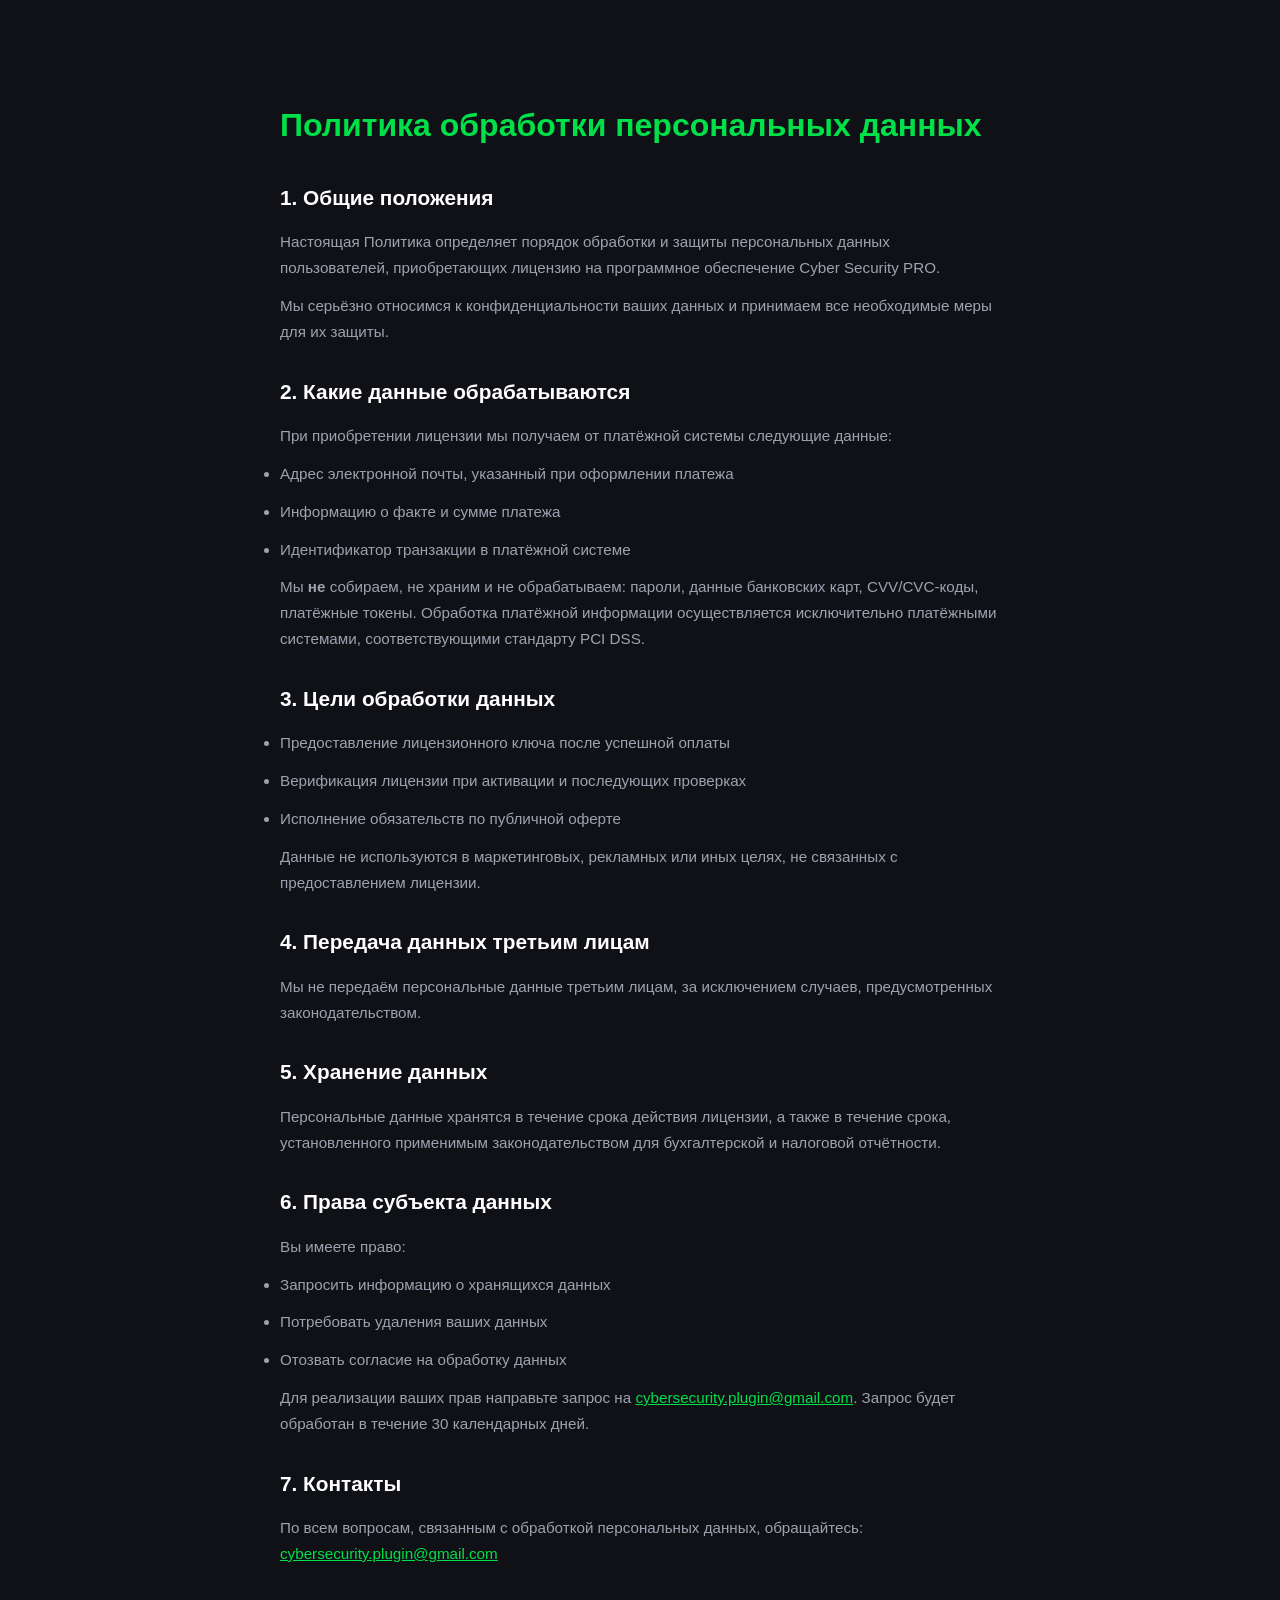
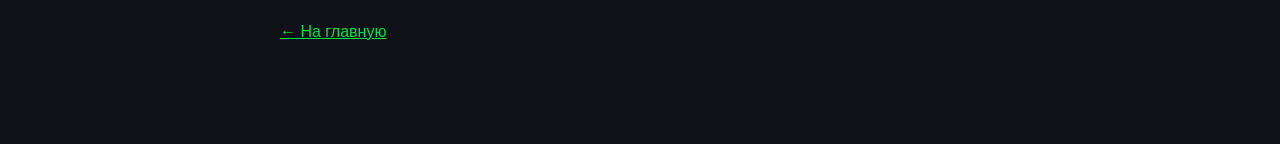
<file: docs/privacy.html>
<!DOCTYPE html>
<html lang="ru">
<head>
    <meta charset="UTF-8">
    <meta name="viewport" content="width=device-width, initial-scale=1.0">
    <title>Политика конфиденциальности | Cyber Security PRO</title>
    <link rel="stylesheet" href="../css/style.css">
    <style>
        .doc-page { max-width: 800px; margin: 60px auto; padding: 40px; }
        .doc-page h1 { color: var(--green); margin-bottom: 30px; font-size: 2rem; }
        .doc-page h2 { color: #fff; margin: 30px 0 15px; font-size: 1.3rem; }
        .doc-page p, .doc-page li { color: var(--text-secondary); margin-bottom: 12px; font-size: 0.95rem; line-height: 1.7; }
        .doc-page a { color: var(--green); }
        .back-link { display: inline-block; margin-top: 40px; color: var(--green); }
    </style>
</head>
<body>
    <div class="doc-page">
        <h1>Политика обработки персональных данных</h1>
        
        <h2>1. Общие положения</h2>
        <p>Настоящая Политика определяет порядок обработки и защиты персональных данных пользователей, приобретающих лицензию на программное обеспечение Cyber Security PRO.</p>
        <p>Мы серьёзно относимся к конфиденциальности ваших данных и принимаем все необходимые меры для их защиты.</p>
        
        <h2>2. Какие данные обрабатываются</h2>
        <p>При приобретении лицензии мы получаем от платёжной системы следующие данные:</p>
        <ul>
            <li>Адрес электронной почты, указанный при оформлении платежа</li>
            <li>Информацию о факте и сумме платежа</li>
            <li>Идентификатор транзакции в платёжной системе</li>
        </ul>
        <p>Мы <strong>не</strong> собираем, не храним и не обрабатываем: пароли, данные банковских карт, CVV/CVC-коды, платёжные токены. Обработка платёжной информации осуществляется исключительно платёжными системами, соответствующими стандарту PCI DSS.</p>
        
        <h2>3. Цели обработки данных</h2>
        <ul>
            <li>Предоставление лицензионного ключа после успешной оплаты</li>
            <li>Верификация лицензии при активации и последующих проверках</li>
            <li>Исполнение обязательств по публичной оферте</li>
        </ul>
        <p>Данные не используются в маркетинговых, рекламных или иных целях, не связанных с предоставлением лицензии.</p>
        
        <h2>4. Передача данных третьим лицам</h2>
        <p>Мы не передаём персональные данные третьим лицам, за исключением случаев, предусмотренных законодательством.</p>
        
        <h2>5. Хранение данных</h2>
        <p>Персональные данные хранятся в течение срока действия лицензии, а также в течение срока, установленного применимым законодательством для бухгалтерской и налоговой отчётности.</p>
        
        <h2>6. Права субъекта данных</h2>
        <p>Вы имеете право:</p>
        <ul>
            <li>Запросить информацию о хранящихся данных</li>
            <li>Потребовать удаления ваших данных</li>
            <li>Отозвать согласие на обработку данных</li>
        </ul>
        <p>Для реализации ваших прав направьте запрос на <a href="mailto:cybersecurity.plugin@gmail.com">cybersecurity.plugin@gmail.com</a>. Запрос будет обработан в течение 30 календарных дней.</p>
        
        <h2>7. Контакты</h2>
        <p>По всем вопросам, связанным с обработкой персональных данных, обращайтесь: <a href="mailto:cybersecurity.plugin@gmail.com">cybersecurity.plugin@gmail.com</a></p>
        
        <a href="../index.html" class="back-link">← На главную</a>
    </div>
</body>
</html>
</file>
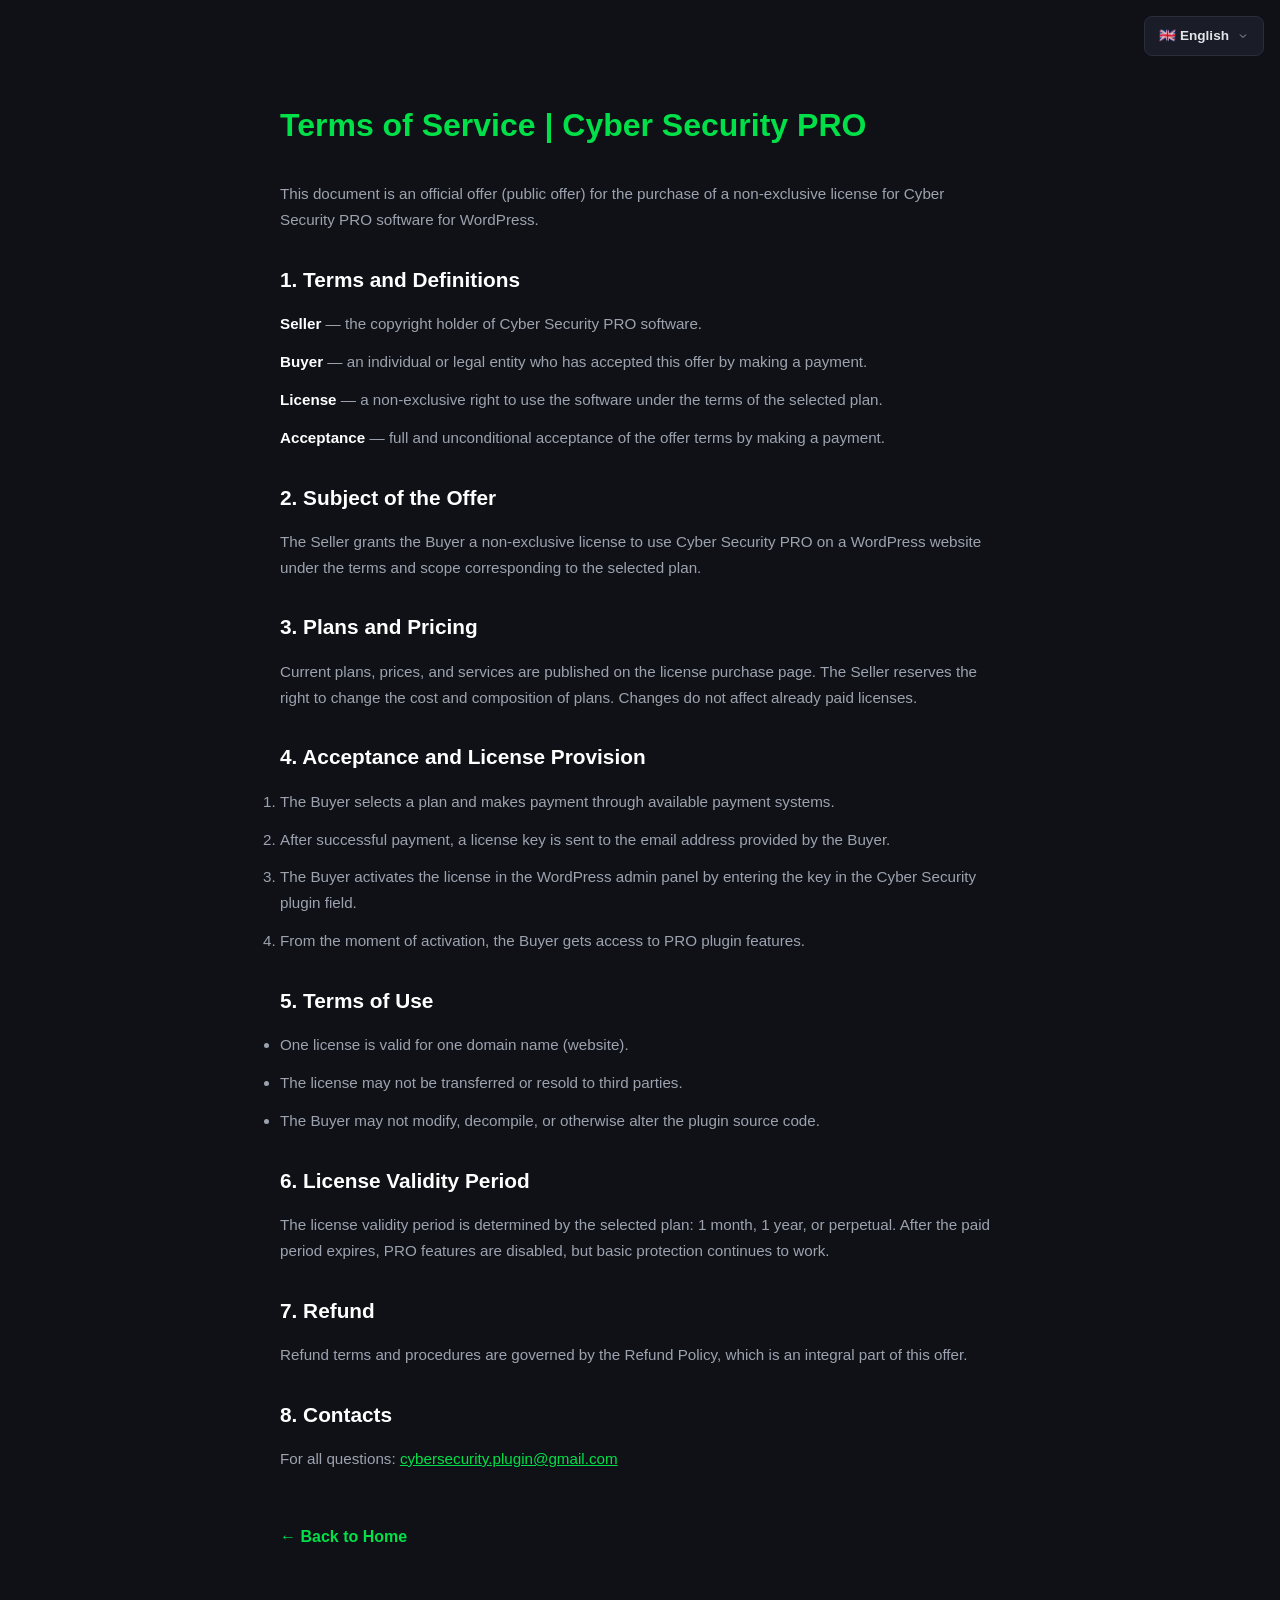
<file: docs/terms.html>
<!DOCTYPE html>
<html lang="ru">
<head>
    <meta charset="UTF-8">
    <meta name="viewport" content="width=device-width, initial-scale=1.0">
    <title data-i18n="terms_title">Публичная оферта | Cyber Security PRO</title>
    <link rel="stylesheet" href="../css/style.css">
    <script src="../js/translations.js"></script>
    <style>
        .doc-page { max-width: 800px; margin: 60px auto; padding: 40px; }
        .doc-page h1 { color: var(--green); margin-bottom: 30px; font-size: 2rem; }
        .doc-page h2 { color: #fff; margin: 30px 0 15px; font-size: 1.3rem; }
        .doc-page p, .doc-page li, .doc-page ol { color: var(--text-secondary); margin-bottom: 12px; font-size: 0.95rem; line-height: 1.7; }
        .doc-page a { color: var(--green); }
        .doc-page strong { color: #fff; }
        .back-link { display: inline-block; margin-top: 40px; color: var(--green); text-decoration: none; font-weight: 600; }
        .back-link:hover { text-decoration: underline; }
        .lang-switcher { position: fixed; top: 16px; right: 16px; z-index: 100; font-size: 0.8rem; }
        .lang-current { display: flex; align-items: center; gap: 8px; background: var(--bg-card); border: 1px solid var(--border); padding: 8px 14px; border-radius: var(--radius-sm); cursor: pointer; color: var(--text); font-weight: 600; white-space: nowrap; transition: all 0.2s; user-select: none; }
        .lang-current:hover { border-color: var(--green); }
        .lang-current.open { border-color: var(--green); box-shadow: 0 0 12px var(--green-glow); }
        .lang-current span { font-size: 0.85rem; }
        .lang-arrow { transition: transform 0.2s; color: var(--text-secondary); }
        .lang-current.open .lang-arrow { transform: rotate(180deg); }
        .lang-dropdown { position: absolute; top: calc(100% + 4px); right: 0; background: var(--bg-card); border: 1px solid var(--border); border-radius: var(--radius-sm); min-width: 180px; max-height: 320px; overflow-y: auto; box-shadow: 0 8px 24px rgba(0, 0, 0, 0.5); animation: fadeIn 0.15s ease; }
        @keyframes fadeIn { from { opacity: 0; transform: translateY(-4px); } to { opacity: 1; transform: translateY(0); } }
        .lang-option { display: flex; align-items: center; gap: 10px; padding: 10px 16px; cursor: pointer; color: var(--text-secondary); font-size: 0.85rem; transition: all 0.15s; }
        .lang-option:hover { background: rgba(0, 224, 72, 0.05); color: var(--text); }
        .lang-option.active { color: var(--green); font-weight: 700; background: rgba(0, 224, 72, 0.08); }
    </style>
</head>
<body>

<div id="lang-switcher" class="lang-switcher"></div>

<div class="doc-page">
    <h1 data-i18n="terms_title">Публичная оферта</h1>
    <p data-i18n="terms_intro">Настоящий документ является официальным предложением (публичной офертой) на приобретение неисключительной лицензии на программное обеспечение Cyber Security PRO для WordPress.</p>
    
    <h2 data-i18n="terms_s1_title">1. Термины и определения</h2>
    <p data-i18n-html="terms_s1_p1"><strong>Продавец</strong> — правообладатель программного обеспечения Cyber Security PRO.</p>
    <p data-i18n-html="terms_s1_p2"><strong>Покупатель</strong> — физическое или юридическое лицо, осуществившее акцепт настоящей оферты путём оплаты.</p>
    <p data-i18n-html="terms_s1_p3"><strong>Лицензия</strong> — неисключительное право на использование программного обеспечения на условиях выбранного тарифа.</p>
    <p data-i18n-html="terms_s1_p4"><strong>Акцепт</strong> — полное и безоговорочное принятие условий оферты, осуществляемое путём оплаты.</p>
    
    <h2 data-i18n="terms_s2_title">2. Предмет оферты</h2>
    <p data-i18n="terms_s2_p1">Продавец предоставляет Покупателю неисключительную лицензию на использование Cyber Security PRO на сайте под управлением WordPress на условиях и в объёме, соответствующих выбранному тарифу.</p>
    
    <h2 data-i18n="terms_s3_title">3. Тарифы и стоимость</h2>
    <p data-i18n="terms_s3_p1">Актуальные тарифы, цены и состав услуг опубликованы на странице приобретения лицензии. Продавец оставляет за собой право изменять стоимость и состав тарифов. Изменения не затрагивают уже оплаченные лицензии.</p>
    
    <h2 data-i18n="terms_s4_title">4. Порядок акцепта и предоставления лицензии</h2>
    <ol>
        <li data-i18n="terms_s4_li1">Покупатель выбирает тариф и производит оплату через доступные платёжные системы.</li>
        <li data-i18n="terms_s4_li2">После успешной оплаты на указанный Покупателем адрес электронной почты отправляется лицензионный ключ.</li>
        <li data-i18n="terms_s4_li3">Покупатель активирует лицензию в административной панели WordPress, введя полученный ключ в соответствующее поле плагина Cyber Security.</li>
        <li data-i18n="terms_s4_li4">С момента активации Покупателю предоставляется доступ к PRO-функциям плагина.</li>
    </ol>
    
    <h2 data-i18n="terms_s5_title">5. Условия использования</h2>
    <ul>
        <li data-i18n="terms_s5_li1">Одна лицензия действительна для одного доменного имени (сайта).</li>
        <li data-i18n="terms_s5_li2">Лицензия не подлежит передаче или перепродаже третьим лицам.</li>
        <li data-i18n="terms_s5_li3">Покупатель не вправе модифицировать, декомпилировать или иным образом изменять исходный код плагина.</li>
    </ul>
    
    <h2 data-i18n="terms_s6_title">6. Срок действия лицензии</h2>
    <p data-i18n="terms_s6_p1">Срок действия лицензии определяется выбранным тарифом: 1 месяц, 1 год или бессрочно. По истечении оплаченного периода PRO-функции отключаются, базовая защита продолжает работать.</p>
    
    <h2 data-i18n="terms_s7_title">7. Возврат средств</h2>
    <p data-i18n="terms_s7_p1">Условия и порядок возврата регулируются Политикой возврата средств, являющейся неотъемлемой частью настоящей оферты.</p>
    
    <h2 data-i18n="terms_s8_title">8. Контакты</h2>
    <p data-i18n-html="terms_s8_p1">По всем вопросам: <a href="mailto:cybersecurity.plugin@gmail.com">cybersecurity.plugin@gmail.com</a></p>
    
    <a href="../../" class="back-link" data-i18n="back_home">← На главную</a>
</div>

<script>
const I18n = {
    current: 'ru',
    languages: {
        ru: { name: 'Русский', flag: '🇷🇺' },
        en: { name: 'English', flag: '🇬🇧' },
        de: { name: 'Deutsch', flag: '🇩🇪' },
        fr: { name: 'Français', flag: '🇫🇷' },
        it: { name: 'Italiano', flag: '🇮🇹' },
        es: { name: 'Español', flag: '🇪🇸' },
        pt: { name: 'Português', flag: '🇧🇷' },
        zh: { name: '中文', flag: '🇨🇳' },
        ja: { name: '日本語', flag: '🇯🇵' },
        ko: { name: '한국어', flag: '🇰🇷' }
    },
    init: function() {
        let lang = this.getSavedLanguage() || this.getBrowserLanguage();
        if (!this.languages[lang]) lang = 'en';
        this.setLanguage(lang);
        this.renderSwitcher();
    },
    getSavedLanguage: function() { return localStorage.getItem('cs_lang'); },
    getBrowserLanguage: function() {
        const lang = navigator.language || navigator.userLanguage || 'en';
        return lang.split('-')[0];
    },
    setLanguage: function(lang) {
        this.current = lang;
        localStorage.setItem('cs_lang', lang);
        document.documentElement.lang = lang;
        document.querySelectorAll('[data-i18n]').forEach(el => {
            const key = el.getAttribute('data-i18n');
            if (DocTranslations[lang] && DocTranslations[lang][key]) {
                el.textContent = DocTranslations[lang][key];
            }
        });
        document.querySelectorAll('[data-i18n-html]').forEach(el => {
            const key = el.getAttribute('data-i18n-html');
            if (DocTranslations[lang] && DocTranslations[lang][key]) {
                el.innerHTML = DocTranslations[lang][key];
            }
        });
        document.querySelectorAll('.lang-option').forEach(opt => {
            opt.classList.toggle('active', opt.getAttribute('data-lang') === lang);
        });
        const currentBtn = document.querySelector('.lang-current span');
        if (currentBtn && this.languages[lang]) {
            currentBtn.textContent = this.languages[lang].flag + ' ' + this.languages[lang].name;
        }
    },
    renderSwitcher: function() {
        const container = document.getElementById('lang-switcher');
        if (!container) return;
        const current = this.languages[this.current] || this.languages['en'];
        let html = '<div class="lang-current" onclick="I18n.toggleSwitcher()">';
        html += '<span>' + current.flag + ' ' + current.name + '</span>';
        html += '<svg class="lang-arrow" width="12" height="12" viewBox="0 0 24 24" fill="none" stroke="currentColor" stroke-width="2"><polyline points="6 9 12 15 18 9"/></svg>';
        html += '</div><div class="lang-dropdown" id="lang-dropdown" style="display:none;">';
        for (let code in this.languages) {
            const lang = this.languages[code];
            const active = code === this.current ? ' active' : '';
            html += '<div class="lang-option' + active + '" data-lang="' + code + '" onclick="I18n.setLanguage(\'' + code + '\')">';
            html += '<span class="lang-flag">' + lang.flag + '</span><span class="lang-name">' + lang.name + '</span></div>';
        }
        html += '</div>';
        container.innerHTML = html;
    },
    toggleSwitcher: function() {
        const dropdown = document.getElementById('lang-dropdown');
        if (dropdown) {
            const isOpen = dropdown.style.display === 'block';
            dropdown.style.display = isOpen ? 'none' : 'block';
            document.querySelector('.lang-current').classList.toggle('open', !isOpen);
        }
    }
};

document.addEventListener('click', function(e) {
    if (!e.target.closest('#lang-switcher')) {
        const dropdown = document.getElementById('lang-dropdown');
        if (dropdown) dropdown.style.display = 'none';
        document.querySelector('.lang-current')?.classList.remove('open');
    }
});

const DocTranslations = {
    ru: {
        terms_title: 'Публичная оферта | Cyber Security PRO',
        terms_intro: 'Настоящий документ является официальным предложением (публичной офертой) на приобретение неисключительной лицензии на программное обеспечение Cyber Security PRO для WordPress.',
        terms_s1_title: '1. Термины и определения',
        terms_s1_p1: '<strong>Продавец</strong> — правообладатель программного обеспечения Cyber Security PRO.',
        terms_s1_p2: '<strong>Покупатель</strong> — физическое или юридическое лицо, осуществившее акцепт настоящей оферты путём оплаты.',
        terms_s1_p3: '<strong>Лицензия</strong> — неисключительное право на использование программного обеспечения на условиях выбранного тарифа.',
        terms_s1_p4: '<strong>Акцепт</strong> — полное и безоговорочное принятие условий оферты, осуществляемое путём оплаты.',
        terms_s2_title: '2. Предмет оферты',
        terms_s2_p1: 'Продавец предоставляет Покупателю неисключительную лицензию на использование Cyber Security PRO на сайте под управлением WordPress на условиях и в объёме, соответствующих выбранному тарифу.',
        terms_s3_title: '3. Тарифы и стоимость',
        terms_s3_p1: 'Актуальные тарифы, цены и состав услуг опубликованы на странице приобретения лицензии. Продавец оставляет за собой право изменять стоимость и состав тарифов. Изменения не затрагивают уже оплаченные лицензии.',
        terms_s4_title: '4. Порядок акцепта и предоставления лицензии',
        terms_s4_li1: 'Покупатель выбирает тариф и производит оплату через доступные платёжные системы.',
        terms_s4_li2: 'После успешной оплаты на указанный Покупателем адрес электронной почты отправляется лицензионный ключ.',
        terms_s4_li3: 'Покупатель активирует лицензию в административной панели WordPress, введя полученный ключ в соответствующее поле плагина Cyber Security.',
        terms_s4_li4: 'С момента активации Покупателю предоставляется доступ к PRO-функциям плагина.',
        terms_s5_title: '5. Условия использования',
        terms_s5_li1: 'Одна лицензия действительна для одного доменного имени (сайта).',
        terms_s5_li2: 'Лицензия не подлежит передаче или перепродаже третьим лицам.',
        terms_s5_li3: 'Покупатель не вправе модифицировать, декомпилировать или иным образом изменять исходный код плагина.',
        terms_s6_title: '6. Срок действия лицензии',
        terms_s6_p1: 'Срок действия лицензии определяется выбранным тарифом: 1 месяц, 1 год или бессрочно. По истечении оплаченного периода PRO-функции отключаются, базовая защита продолжает работать.',
        terms_s7_title: '7. Возврат средств',
        terms_s7_p1: 'Условия и порядок возврата регулируются Политикой возврата средств, являющейся неотъемлемой частью настоящей оферты.',
        terms_s8_title: '8. Контакты',
        terms_s8_p1: 'По всем вопросам: <a href="mailto:cybersecurity.plugin@gmail.com">cybersecurity.plugin@gmail.com</a>',
        back_home: '← На главную'
    },
    en: {
        terms_title: 'Terms of Service | Cyber Security PRO',
        terms_intro: 'This document is an official offer (public offer) for the purchase of a non-exclusive license for Cyber Security PRO software for WordPress.',
        terms_s1_title: '1. Terms and Definitions',
        terms_s1_p1: '<strong>Seller</strong> — the copyright holder of Cyber Security PRO software.',
        terms_s1_p2: '<strong>Buyer</strong> — an individual or legal entity who has accepted this offer by making a payment.',
        terms_s1_p3: '<strong>License</strong> — a non-exclusive right to use the software under the terms of the selected plan.',
        terms_s1_p4: '<strong>Acceptance</strong> — full and unconditional acceptance of the offer terms by making a payment.',
        terms_s2_title: '2. Subject of the Offer',
        terms_s2_p1: 'The Seller grants the Buyer a non-exclusive license to use Cyber Security PRO on a WordPress website under the terms and scope corresponding to the selected plan.',
        terms_s3_title: '3. Plans and Pricing',
        terms_s3_p1: 'Current plans, prices, and services are published on the license purchase page. The Seller reserves the right to change the cost and composition of plans. Changes do not affect already paid licenses.',
        terms_s4_title: '4. Acceptance and License Provision',
        terms_s4_li1: 'The Buyer selects a plan and makes payment through available payment systems.',
        terms_s4_li2: 'After successful payment, a license key is sent to the email address provided by the Buyer.',
        terms_s4_li3: 'The Buyer activates the license in the WordPress admin panel by entering the key in the Cyber Security plugin field.',
        terms_s4_li4: 'From the moment of activation, the Buyer gets access to PRO plugin features.',
        terms_s5_title: '5. Terms of Use',
        terms_s5_li1: 'One license is valid for one domain name (website).',
        terms_s5_li2: 'The license may not be transferred or resold to third parties.',
        terms_s5_li3: 'The Buyer may not modify, decompile, or otherwise alter the plugin source code.',
        terms_s6_title: '6. License Validity Period',
        terms_s6_p1: 'The license validity period is determined by the selected plan: 1 month, 1 year, or perpetual. After the paid period expires, PRO features are disabled, but basic protection continues to work.',
        terms_s7_title: '7. Refund',
        terms_s7_p1: 'Refund terms and procedures are governed by the Refund Policy, which is an integral part of this offer.',
        terms_s8_title: '8. Contacts',
        terms_s8_p1: 'For all questions: <a href="mailto:cybersecurity.plugin@gmail.com">cybersecurity.plugin@gmail.com</a>',
        back_home: '← Back to Home'
    },
    de: {
        terms_title: 'AGB | Cyber Security PRO',
        terms_intro: 'Dieses Dokument ist ein offizielles Angebot zum Erwerb einer nicht-exklusiven Lizenz für Cyber Security PRO Software für WordPress.',
        terms_s1_title: '1. Begriffe und Definitionen',
        terms_s1_p1: '<strong>Verkäufer</strong> — der Rechteinhaber der Cyber Security PRO Software.',
        terms_s1_p2: '<strong>Käufer</strong> — eine natürliche oder juristische Person, die dieses Angebot durch Zahlung angenommen hat.',
        terms_s1_p3: '<strong>Lizenz</strong> — ein nicht-exklusives Recht zur Nutzung der Software zu den Bedingungen des gewählten Tarifs.',
        terms_s1_p4: '<strong>Annahme</strong> — vollständige und bedingungslose Annahme der Angebotsbedingungen durch Zahlung.',
        terms_s2_title: '2. Vertragsgegenstand',
        terms_s2_p1: 'Der Verkäufer gewährt dem Käufer eine nicht-exklusive Lizenz zur Nutzung von Cyber Security PRO auf einer WordPress-Website.',
        terms_s3_title: '3. Tarife und Preise',
        terms_s3_p1: 'Aktuelle Tarife, Preise und Leistungen sind auf der Kaufseite veröffentlicht. Der Verkäufer behält sich das Recht vor, Kosten und Zusammensetzung der Tarife zu ändern.',
        terms_s4_title: '4. Annahme und Lizenzbereitstellung',
        terms_s4_li1: 'Der Käufer wählt einen Tarif und zahlt über verfügbare Zahlungssysteme.',
        terms_s4_li2: 'Nach erfolgreicher Zahlung wird ein Lizenzschlüssel an die E-Mail des Käufers gesendet.',
        terms_s4_li3: 'Der Käufer aktiviert die Lizenz im WordPress-Admin durch Eingabe des Schlüssels.',
        terms_s4_li4: 'Ab Aktivierung erhält der Käufer Zugang zu den PRO-Funktionen.',
        terms_s5_title: '5. Nutzungsbedingungen',
        terms_s5_li1: 'Eine Lizenz gilt für einen Domainnamen (Website).',
        terms_s5_li2: 'Die Lizenz darf nicht an Dritte übertragen oder weiterverkauft werden.',
        terms_s5_li3: 'Der Käufer darf den Quellcode nicht modifizieren oder dekompilieren.',
        terms_s6_title: '6. Lizenzlaufzeit',
        terms_s6_p1: 'Die Lizenzlaufzeit richtet sich nach dem gewählten Tarif: 1 Monat, 1 Jahr oder unbegrenzt.',
        terms_s7_title: '7. Rückerstattung',
        terms_s7_p1: 'Rückerstattungsbedingungen sind in der Rückerstattungsrichtlinie geregelt.',
        terms_s8_title: '8. Kontakte',
        terms_s8_p1: 'Bei Fragen: <a href="mailto:cybersecurity.plugin@gmail.com">cybersecurity.plugin@gmail.com</a>',
        back_home: '← Zur Startseite'
    },
    fr: {
    terms_title: 'Conditions générales | Cyber Security PRO',
    terms_intro: 'Ce document est une offre officielle pour l\'achat d\'une licence non exclusive.',
    terms_s1_title: '1. Termes et définitions',
    terms_s1_p1: '<strong>Vendeur</strong> — titulaire des droits du logiciel.',
    terms_s1_p2: '<strong>Acheteur</strong> — personne ayant accepté cette offre par paiement.',
    terms_s1_p3: '<strong>Licence</strong> — droit non exclusif d\'utilisation du logiciel.',
    terms_s1_p4: '<strong>Acceptation</strong> — acceptation complète par paiement.',
    terms_s2_title: '2. Objet de l\'offre',
    terms_s2_p1: 'Le Vendeur accorde à l\'Acheteur une licence non exclusive.',
    terms_s3_title: '3. Tarifs',
    terms_s3_p1: 'Les tarifs actuels sont publiés sur la page d\'achat.',
    terms_s4_title: '4. Acceptation et fourniture de licence',
    terms_s4_li1: 'L\'Acheteur choisit un tarif et paie.',
    terms_s4_li2: 'Après paiement, une clé de licence est envoyée par email.',
    terms_s4_li3: 'L\'Acheteur active la licence dans WordPress.',
    terms_s4_li4: 'Accès aux fonctions PRO après activation.',
    terms_s5_title: '5. Conditions d\'utilisation',
    terms_s5_li1: 'Une licence par nom de domaine.',
    terms_s5_li2: 'Licence non transférable.',
    terms_s5_li3: 'Modification du code source interdite.',
    terms_s6_title: '6. Durée de validité',
    terms_s6_p1: 'Déterminée par le tarif choisi.',
    terms_s7_title: '7. Remboursement',
    terms_s7_p1: 'Voir la politique de remboursement.',
    terms_s8_title: '8. Contacts',
    terms_s8_p1: 'Questions : <a href="mailto:cybersecurity.plugin@gmail.com">cybersecurity.plugin@gmail.com</a>',
    back_home: "← Retour à l'accueil"
},
it: {
    terms_title: 'Termini di servizio | Cyber Security PRO',
    terms_intro: 'Documento di offerta ufficiale per l\'acquisto di una licenza.',
    terms_s1_title: '1. Termini e definizioni',
    terms_s1_p1: '<strong>Venditore</strong> — titolare dei diritti del software.',
    terms_s1_p2: '<strong>Acquirente</strong> — persona che ha accettato l\'offerta pagando.',
    terms_s1_p3: '<strong>Licenza</strong> — diritto non esclusivo di utilizzo.',
    terms_s1_p4: '<strong>Accettazione</strong> — accettazione completa tramite pagamento.',
    terms_s2_title: '2. Oggetto',
    terms_s2_p1: 'Il Venditore concede una licenza non esclusiva.',
    terms_s3_title: '3. Tariffe',
    terms_s3_p1: 'Tariffe aggiornate sulla pagina di acquisto.',
    terms_s4_title: '4. Fornitura licenza',
    terms_s4_li1: 'Scegliere tariffa e pagare.',
    terms_s4_li2: 'Chiave inviata per email dopo pagamento.',
    terms_s4_li3: 'Attivare in WordPress.',
    terms_s4_li4: 'Accesso PRO dopo attivazione.',
    terms_s5_title: '5. Condizioni d\'uso',
    terms_s5_li1: 'Una licenza per dominio.',
    terms_s5_li2: 'Licenza non trasferibile.',
    terms_s5_li3: 'Modifica codice vietata.',
    terms_s6_title: '6. Validità',
    terms_s6_p1: 'Determinata dalla tariffa scelta.',
    terms_s7_title: '7. Rimborso',
    terms_s7_p1: 'Vedere politica di rimborso.',
    terms_s8_title: '8. Contatti',
    terms_s8_p1: '<a href="mailto:cybersecurity.plugin@gmail.com">cybersecurity.plugin@gmail.com</a>',
    back_home: '← Torna alla home'
},
es: {
    terms_title: 'Términos de servicio | Cyber Security PRO',
    terms_intro: 'Oferta oficial para la compra de una licencia.',
    terms_s1_title: '1. Términos y definiciones',
    terms_s1_p1: '<strong>Vendedor</strong> — titular de los derechos del software.',
    terms_s1_p2: '<strong>Comprador</strong> — persona que aceptó la oferta pagando.',
    terms_s1_p3: '<strong>Licencia</strong> — derecho no exclusivo de uso.',
    terms_s1_p4: '<strong>Aceptación</strong> — aceptación completa mediante pago.',
    terms_s2_title: '2. Objeto',
    terms_s2_p1: 'El Vendedor concede una licencia no exclusiva.',
    terms_s3_title: '3. Tarifas',
    terms_s3_p1: 'Tarifas actualizadas en la página de compra.',
    terms_s4_title: '4. Entrega de licencia',
    terms_s4_li1: 'Elegir tarifa y pagar.',
    terms_s4_li2: 'Clave enviada por email.',
    terms_s4_li3: 'Activar en WordPress.',
    terms_s4_li4: 'Acceso PRO tras activación.',
    terms_s5_title: '5. Condiciones de uso',
    terms_s5_li1: 'Una licencia por dominio.',
    terms_s5_li2: 'Licencia no transferible.',
    terms_s5_li3: 'Prohibida modificación del código.',
    terms_s6_title: '6. Vigencia',
    terms_s6_p1: 'Determinada por la tarifa elegida.',
    terms_s7_title: '7. Reembolso',
    terms_s7_p1: 'Ver política de reembolso.',
    terms_s8_title: '8. Contactos',
    terms_s8_p1: '<a href="mailto:cybersecurity.plugin@gmail.com">cybersecurity.plugin@gmail.com</a>',
    back_home: '← Volver al inicio'
},
pt: {
    terms_title: 'Termos de serviço | Cyber Security PRO',
    terms_intro: 'Oferta oficial para compra de licença.',
    terms_s1_title: '1. Termos e definições',
    terms_s1_p1: '<strong>Vendedor</strong> — titular dos direitos do software.',
    terms_s1_p2: '<strong>Comprador</strong> — pessoa que aceitou a oferta pagando.',
    terms_s1_p3: '<strong>Licença</strong> — direito não exclusivo de uso.',
    terms_s1_p4: '<strong>Aceitação</strong> — aceitação completa por pagamento.',
    terms_s2_title: '2. Objeto',
    terms_s2_p1: 'O Vendedor concede uma licença não exclusiva.',
    terms_s3_title: '3. Tarifas',
    terms_s3_p1: 'Tarifas na página de compra.',
    terms_s4_title: '4. Entrega da licença',
    terms_s4_li1: 'Escolher tarifa e pagar.',
    terms_s4_li2: 'Chave enviada por email.',
    terms_s4_li3: 'Ativar no WordPress.',
    terms_s4_li4: 'Acesso PRO após ativação.',
    terms_s5_title: '5. Condições de uso',
    terms_s5_li1: 'Uma licença por domínio.',
    terms_s5_li2: 'Licença não transferível.',
    terms_s5_li3: 'Proibida modificação do código.',
    terms_s6_title: '6. Vigência',
    terms_s6_p1: 'Determinada pela tarifa escolhida.',
    terms_s7_title: '7. Reembolso',
    terms_s7_p1: 'Ver política de reembolso.',
    terms_s8_title: '8. Contatos',
    terms_s8_p1: '<a href="mailto:cybersecurity.plugin@gmail.com">cybersecurity.plugin@gmail.com</a>',
    back_home: '← Voltar ao início'
},
zh: {
    terms_title: '服务条款 | Cyber Security PRO',
    terms_intro: '购买许可证的官方要约。',
    terms_s1_title: '1. 术语和定义',
    terms_s1_p1: '<strong>卖方</strong> — 软件版权持有者。',
    terms_s1_p2: '<strong>买方</strong> — 通过付款接受要约的人。',
    terms_s1_p3: '<strong>许可证</strong> — 非独家使用权。',
    terms_s1_p4: '<strong>接受</strong> — 通过付款完全接受。',
    terms_s2_title: '2. 要约标的',
    terms_s2_p1: '卖方向买方授予非独家许可。',
    terms_s3_title: '3. 费率',
    terms_s3_p1: '当前费率发布在购买页面。',
    terms_s4_title: '4. 许可证提供',
    terms_s4_li1: '选择费率并付款。',
    terms_s4_li2: '密钥通过邮件发送。',
    terms_s4_li3: '在WordPress中激活。',
    terms_s4_li4: '激活后访问PRO功能。',
    terms_s5_title: '5. 使用条件',
    terms_s5_li1: '每个域名一个许可证。',
    terms_s5_li2: '许可证不可转让。',
    terms_s5_li3: '禁止修改源代码。',
    terms_s6_title: '6. 有效期',
    terms_s6_p1: '由所选费率决定。',
    terms_s7_title: '7. 退款',
    terms_s7_p1: '请参阅退款政策。',
    terms_s8_title: '8. 联系方式',
    terms_s8_p1: '<a href="mailto:cybersecurity.plugin@gmail.com">cybersecurity.plugin@gmail.com</a>',
    back_home: '← 返回首页'
},
ja: {
    terms_title: '利用規約 | Cyber Security PRO',
    terms_intro: 'ライセンス購入の公式オファー。',
    terms_s1_title: '1. 用語と定義',
    terms_s1_p1: '<strong>販売者</strong> — ソフトウェアの権利者。',
    terms_s1_p2: '<strong>購入者</strong> — 支払いによりオファーを受諾した者。',
    terms_s1_p3: '<strong>ライセンス</strong> — 非独占的使用権。',
    terms_s1_p4: '<strong>受諾</strong> — 支払いによる完全な承諾。',
    terms_s2_title: '2. オファー対象',
    terms_s2_p1: '販売者は購入者に非独占的ライセンスを付与します。',
    terms_s3_title: '3. 料金',
    terms_s3_p1: '現在の料金は購入ページに掲載。',
    terms_s4_title: '4. ライセンス提供',
    terms_s4_li1: '料金を選択して支払い。',
    terms_s4_li2: 'キーをメールで送信。',
    terms_s4_li3: 'WordPressでアクティベート。',
    terms_s4_li4: 'アクティベーション後PRO機能にアクセス。',
    terms_s5_title: '5. 利用条件',
    terms_s5_li1: '1ドメインにつき1ライセンス。',
    terms_s5_li2: 'ライセンス譲渡不可。',
    terms_s5_li3: 'ソースコード改変禁止。',
    terms_s6_title: '6. 有効期間',
    terms_s6_p1: '選択した料金により決定。',
    terms_s7_title: '7. 返金',
    terms_s7_p1: '返金ポリシー参照。',
    terms_s8_title: '8. 連絡先',
    terms_s8_p1: '<a href="mailto:cybersecurity.plugin@gmail.com">cybersecurity.plugin@gmail.com</a>',
    back_home: '← ホームに戻る'
},
ko: {
    terms_title: '이용약관 | Cyber Security PRO',
    terms_intro: '라이선스 구매를 위한 공식 제안.',
    terms_s1_title: '1. 용어 및 정의',
    terms_s1_p1: '<strong>판매자</strong> — 소프트웨어 저작권자.',
    terms_s1_p2: '<strong>구매자</strong> — 결제로 제안을 수락한 자.',
    terms_s1_p3: '<strong>라이선스</strong> — 비독점적 사용권.',
    terms_s1_p4: '<strong>수락</strong> — 결제를 통한 완전한 수락.',
    terms_s2_title: '2. 제안 대상',
    terms_s2_p1: '판매자는 구매자에게 비독점적 라이선스를 부여합니다.',
    terms_s3_title: '3. 요금',
    terms_s3_p1: '현재 요금은 구매 페이지에 게시.',
    terms_s4_title: '4. 라이선스 제공',
    terms_s4_li1: '요금제 선택 및 결제.',
    terms_s4_li2: '키를 이메일로 전송.',
    terms_s4_li3: 'WordPress에서 활성화.',
    terms_s4_li4: '활성화 후 PRO 기능 접근.',
    terms_s5_title: '5. 이용 조건',
    terms_s5_li1: '도메인당 1개 라이선스.',
    terms_s5_li2: '라이선스 양도 불가.',
    terms_s5_li3: '소스 코드 수정 금지.',
    terms_s6_title: '6. 유효 기간',
    terms_s6_p1: '선택한 요금제에 따라 결정.',
    terms_s7_title: '7. 환불',
    terms_s7_p1: '환불 정책 참조.',
    terms_s8_title: '8. 연락처',
    terms_s8_p1: '<a href="mailto:cybersecurity.plugin@gmail.com">cybersecurity.plugin@gmail.com</a>',
    back_home: '← 홈으로'
}
};

for (let lang in DocTranslations) {
    if (lang === 'en') continue;
    for (let key in DocTranslations.en) {
        if (!DocTranslations[lang][key]) {
            DocTranslations[lang][key] = DocTranslations.en[key];
        }
    }
}

document.addEventListener('DOMContentLoaded', function() { I18n.init(); });
</script>
</body>
</html>
</file>
<file: css/style.css>
/* ============================================ */
/* RESET & BASE */
/* ============================================ */
:root {
    --bg: #0f1117;
    --bg-card: #1a1d27;
    --bg-card-hover: #1e2130;
    --border: #2a2d3a;
    --border-light: rgba(255, 255, 255, 0.06);
    --text: #e2e4e9;
    --text-secondary: #9ca3af;
    --text-muted: #6b7280;
    --green: #00e048;
    --green-dark: #00b038;
    --green-glow: rgba(0, 224, 72, 0.15);
    --red: #ff4040;
    --yellow: #ffb800;
    --blue: #00c0e8;
    --radius: 12px;
    --radius-sm: 8px;
    --font: 'Inter', -apple-system, BlinkMacSystemFont, 'Segoe UI', Roboto, sans-serif;
}

* { margin: 0; padding: 0; box-sizing: border-box; }
html { scroll-behavior: smooth; }

body {
    font-family: var(--font);
    background: var(--bg);
    color: var(--text);
    line-height: 1.6;
    -webkit-font-smoothing: antialiased;
}

.container { max-width: 1200px; margin: 0 auto; padding: 0 24px; }

/* ============================================ */
/* SECTION TITLES */
/* ============================================ */
.section-title {
    font-size: 2.2rem; font-weight: 900; color: #fff;
    text-align: center; margin-bottom: 12px;
}

.section-subtitle {
    font-size: 1.1rem; color: var(--text-secondary);
    text-align: center; max-width: 700px; margin: 0 auto 50px;
}

/* ============================================ */
/* HERO */
/* ============================================ */
.hero {
    padding: 100px 0 80px; text-align: center;
    background: radial-gradient(ellipse at 50% 0%, rgba(0, 224, 72, 0.08) 0%, transparent 60%);
}

.hero-logo { display: flex; align-items: center; justify-content: center; gap: 12px; margin-bottom: 30px; }
.hero-shield { font-size: 3.5rem; filter: drop-shadow(0 0 25px rgba(0, 224, 72, 0.5)); }
.hero-brand { font-size: 2.5rem; font-weight: 900; color: #fff; letter-spacing: -0.02em; }
.hero-badge-pro { background: var(--green); color: #000; padding: 6px 18px; border-radius: 8px; font-size: 1rem; font-weight: 800; letter-spacing: 0.05em; }

.hero-title { font-size: 3.5rem; font-weight: 900; color: #fff; line-height: 1.2; margin-bottom: 20px; }
.text-green { color: var(--green); text-shadow: 0 0 50px rgba(0, 224, 72, 0.4); }

.hero-subtitle { font-size: 1.2rem; color: var(--text-secondary); max-width: 750px; margin: 0 auto 35px; line-height: 1.7; }

.hero-buttons { display: flex; gap: 16px; justify-content: center; flex-wrap: wrap; margin-bottom: 60px; }

.btn { display: inline-block; padding: 16px 32px; border-radius: var(--radius-sm); font-weight: 700; font-size: 1.05rem; text-decoration: none; cursor: pointer; transition: all 0.2s; }
.btn-green { background: var(--green); color: #000; box-shadow: 0 0 30px rgba(0, 224, 72, 0.3); }
.btn-green:hover { background: var(--green-dark); box-shadow: 0 0 50px rgba(0, 224, 72, 0.5); transform: translateY(-2px); }
.btn-outline { background: transparent; color: var(--text); border: 2px solid var(--border); }
.btn-outline:hover { border-color: var(--green); color: var(--green); }

.hero-stats { display: flex; justify-content: center; gap: 60px; flex-wrap: wrap; }
.stat { text-align: center; }
.stat-number { display: block; font-size: 2.5rem; font-weight: 900; color: var(--green); text-shadow: 0 0 20px rgba(0, 224, 72, 0.3); }
.stat-label { font-size: 0.85rem; color: var(--text-secondary); margin-top: 4px; }

/* ============================================ */
/* THREATS */
/* ============================================ */
.threats { padding: 80px 0; }
.threats-grid { display: grid; grid-template-columns: repeat(4, 1fr); gap: 20px; }
.threat-card { background: var(--bg-card); border: 1px solid var(--border); border-radius: var(--radius); padding: 30px; transition: all 0.2s; }
.threat-card:hover { border-color: var(--green); box-shadow: 0 0 25px var(--green-glow); transform: translateY(-2px); }
.threat-icon { font-size: 2.5rem; margin-bottom: 16px; }
.threat-card h3 { font-size: 1.05rem; color: #fff; margin-bottom: 10px; }
.threat-card p { font-size: 0.88rem; color: var(--text-secondary); line-height: 1.65; }

/* ============================================ */
/* COMPARISON TABLE */
/* ============================================ */
.comparison { padding: 80px 0; background: rgba(255, 255, 255, 0.01); }
.comparison-table-wrap { overflow-x: auto; }
.comparison-table { width: 100%; border-collapse: collapse; font-size: 0.9rem; }
.comparison-table th { padding: 14px 20px; text-align: left; color: var(--text-secondary); font-weight: 700; text-transform: uppercase; font-size: 0.75rem; letter-spacing: 0.05em; border-bottom: 2px solid var(--border); }
.col-free { color: var(--text-secondary) !important; }
.col-pro { color: var(--green) !important; }
.comparison-table td { padding: 12px 20px; border-bottom: 1px solid var(--border-light); color: var(--text); }
.comparison-table tr:hover td { background: rgba(0, 224, 72, 0.02); }
.comparison-table .divider td { padding: 20px 20px 10px; color: var(--green); font-weight: 700; font-size: 0.85rem; border-bottom: 2px solid var(--border); background: none !important; }

/* ============================================ */
/* PRO FEATURES */
/* ============================================ */
.pro-features { padding: 80px 0; }
.pro-features-grid { display: grid; grid-template-columns: repeat(2, 1fr); gap: 20px; }
.pro-feature-card { background: var(--bg-card); border: 1px solid var(--border); border-radius: var(--radius); padding: 30px; transition: all 0.2s; }
.pro-feature-card:hover { border-color: var(--green); box-shadow: 0 0 25px var(--green-glow); }
.pro-feature-card h3 { font-size: 1.1rem; color: var(--green); margin-bottom: 12px; }
.pro-feature-card p { font-size: 0.9rem; color: var(--text-secondary); line-height: 1.7; }

/* ============================================ */
/* PRICING */
/* ============================================ */
.pricing-section { padding: 80px 0; background: rgba(255, 255, 255, 0.01); }
.pricing { display: grid; grid-template-columns: repeat(3, 1fr); gap: 24px; margin-bottom: 30px; }
.plan { background: var(--bg-card); border: 2px solid var(--border); border-radius: var(--radius); padding: 35px 30px; text-align: center; transition: all 0.3s; position: relative; display: flex; flex-direction: column; }
.plan:hover { border-color: var(--green); box-shadow: 0 0 30px var(--green-glow); transform: translateY(-4px); }
.plan.featured { border-color: var(--green); box-shadow: 0 0 40px var(--green-glow); }
.plan-badge { position: absolute; top: -14px; left: 50%; transform: translateX(-50%); background: var(--green); color: #000; padding: 6px 20px; border-radius: 20px; font-size: 0.8rem; font-weight: 700; }
.plan-name { font-size: 1.3rem; font-weight: 700; color: #fff; margin-bottom: 8px; }
.plan-price { margin-bottom: 8px; }
.plan-price-num { font-size: 2.5rem; font-weight: 900; color: var(--green); }
.plan-price-period { font-size: 0.9rem; color: var(--text-secondary); font-weight: 400; margin-left: 2px; }
.plan-desc { font-size: 0.85rem; color: var(--text-muted); margin-bottom: 20px; }
.plan ul { list-style: none; text-align: left; margin-bottom: 25px; flex-grow: 1; }
.plan li { padding: 8px 0; color: var(--text-secondary); font-size: 0.9rem; border-bottom: 1px solid var(--border-light); }
.plan li:last-child { border-bottom: none; }
.btn-buy { width: 100%; padding: 14px; background: var(--green); color: #000; border: none; border-radius: var(--radius-sm); font-size: 1rem; font-weight: 700; cursor: pointer; transition: all 0.2s; margin-top: auto; }
.btn-buy:hover { background: var(--green-dark); box-shadow: 0 0 30px rgba(0, 224, 72, 0.4); }
.payment-methods { text-align: center; color: var(--text-secondary); font-size: 0.9rem; padding: 16px; background: var(--bg-card); border-radius: var(--radius); border: 1px solid var(--border); }

@media (max-width: 768px) {
    .pricing { grid-template-columns: 1fr; }
    .plan-price-num { font-size: 2rem; }
}

/* ============================================ */
/* HOW IT WORKS */
/* ============================================ */
.how-it-works { padding: 80px 0; }
.steps { display: grid; grid-template-columns: repeat(4, 1fr); gap: 24px; }
.step { text-align: center; padding: 30px 20px; background: var(--bg-card); border: 1px solid var(--border); border-radius: var(--radius); transition: all 0.2s; }
.step:hover { border-color: var(--green); }
.step-number { display: flex; align-items: center; justify-content: center; width: 50px; height: 50px; background: var(--green); color: #000; border-radius: 50%; font-size: 1.3rem; font-weight: 900; margin: 0 auto 16px; }
.step h3 { font-size: 1rem; color: #fff; margin-bottom: 8px; }
.step p { font-size: 0.85rem; color: var(--text-secondary); }

/* ============================================ */
/* FAQ */
/* ============================================ */
.faq { padding: 80px 0; background: rgba(255, 255, 255, 0.01); }
.faq-item { background: var(--bg-card); border: 1px solid var(--border); border-radius: var(--radius); padding: 24px 30px; margin-bottom: 16px; transition: all 0.2s; }
.faq-item:hover { border-color: rgba(0, 224, 72, 0.2); }
.faq-item h3 { font-size: 1.05rem; color: var(--green); margin-bottom: 8px; }
.faq-item p { font-size: 0.9rem; color: var(--text-secondary); line-height: 1.65; }
.faq-item a { color: var(--green); text-decoration: underline; }

/* ============================================ */
/* CTA FINAL */
/* ============================================ */
.cta-final {
    padding: 80px 0;
    background: linear-gradient(180deg, rgba(0, 224, 72, 0.02) 0%, transparent 40%);
}

.cta-final-grid {
    display: grid;
    grid-template-columns: repeat(3, 1fr);
    gap: 24px;
}

.cta-card {
    background: var(--bg-card);
    border: 1px solid var(--border);
    border-radius: var(--radius);
    padding: 35px 30px;
    transition: all 0.3s;
    display: flex;
    flex-direction: column;
}

.cta-card:hover {
    border-color: var(--green);
    box-shadow: 0 0 30px var(--green-glow);
    transform: translateY(-2px);
}

.cta-card-guarantee {
    border-color: rgba(0, 224, 72, 0.2);
}

.cta-card-action {
    background: linear-gradient(135deg, rgba(0, 224, 72, 0.05), rgba(0, 192, 232, 0.03));
    border-color: rgba(0, 224, 72, 0.3);
}

.cta-card-icon {
    font-size: 2.5rem;
    margin-bottom: 16px;
}

.cta-card h3 {
    font-size: 1.15rem;
    color: #fff;
    margin-bottom: 20px;
    font-weight: 700;
}

.cta-stats-list {
    list-style: none;
    flex-grow: 1;
}

.cta-stats-list li {
    padding: 10px 0;
    color: var(--text-secondary);
    font-size: 0.9rem;
    border-bottom: 1px solid var(--border-light);
    display: flex;
    align-items: center;
    gap: 8px;
}

.cta-stats-list li:last-child {
    border-bottom: none;
}

.cta-stat-num {
    color: var(--green);
    font-weight: 700;
    font-family: var(--font-mono, monospace);
    font-size: 0.9rem;
    white-space: nowrap;
}

.cta-guarantee-list {
    list-style: none;
    flex-grow: 1;
}

.cta-guarantee-list li {
    padding: 10px 0;
    color: var(--text-secondary);
    font-size: 0.9rem;
    border-bottom: 1px solid var(--border-light);
}

.cta-guarantee-list li:last-child {
    border-bottom: none;
}

.cta-card-action p {
    color: var(--text-secondary);
    font-size: 0.9rem;
    margin-bottom: 20px;
}

.cta-buttons {
    display: flex;
    flex-direction: column;
    gap: 12px;
    margin-bottom: 20px;
}

.cta-buttons .btn {
    text-align: center;
}

.cta-contact {
    margin-top: auto;
    font-size: 0.85rem;
    color: var(--text-secondary);
}

.cta-contact a {
    color: var(--green);
    text-decoration: none;
}

.cta-contact a:hover {
    text-decoration: underline;
}

@media (max-width: 900px) {
    .cta-final-grid {
        grid-template-columns: 1fr;
    }
}

/* ============================================ */
/* FOOTER */
/* ============================================ */
.footer { padding: 40px 0; text-align: center; border-top: 1px solid var(--border); color: var(--text-secondary); font-size: 0.85rem; }
.footer a { color: var(--green); text-decoration: none; }
.footer a:hover { text-decoration: underline; }
.copyright { color: var(--text-muted); font-size: 0.75rem; margin-top: 12px; }
.footer-links {
    margin: 12px 0;
    font-size: 0.8rem;
}

.footer-links a {
    color: var(--text-secondary);
    text-decoration: underline;
}

.footer-links a:hover {
    color: var(--green);
}

.footer-links span {
    color: var(--text-muted);
    margin: 0 8px;
}

/* ============================================ */
/* MODAL */
/* ============================================ */
.modal { position: fixed; top: 0; left: 0; right: 0; bottom: 0; background: rgba(0, 0, 0, 0.8); display: flex; align-items: center; justify-content: center; z-index: 1000; }
.modal-content { background: var(--bg-card); border: 2px solid var(--border); border-radius: var(--radius); padding: 35px; max-width: 420px; width: 100%; text-align: center; }
.modal-content h2 { font-size: 1.2rem; color: #fff; margin-bottom: 8px; }
.modal-content p { font-size: 0.85rem; color: var(--text-secondary); margin-bottom: 20px; }
.modal-content input { width: 100%; padding: 12px; background: #111318; border: 2px solid var(--border); border-radius: var(--radius-sm); color: #fff; font-size: 1rem; margin-bottom: 16px; }
.modal-content input:focus { border-color: var(--green); outline: none; }
.btn-cancel { background: transparent; color: var(--text-secondary); border: 1px solid var(--border); padding: 12px 24px; border-radius: var(--radius-sm); cursor: pointer; margin-top: 8px; font-size: 0.9rem; }

/* ============================================ */
/* RESPONSIVE */
/* ============================================ */
@media (max-width: 1000px) {
    .threats-grid { grid-template-columns: repeat(2, 1fr); }
    .capabilities-grid { grid-template-columns: repeat(2, 1fr); }
    .why-us-grid { grid-template-columns: repeat(2, 1fr); }
}

@media (max-width: 768px) {
    .threats-grid, .pro-features-grid, .pricing, .steps { grid-template-columns: 1fr; }
    .capabilities-grid, .for-whom-grid, .why-us-grid { grid-template-columns: 1fr; }
    .hero-title { font-size: 2rem; }
    .hero-brand { font-size: 1.5rem; }
    .hero-shield { font-size: 2.5rem; }
    .hero-stats { gap: 30px; }
    .section-title { font-size: 1.6rem; }
}

/* ============================================ */
/* CAPABILITIES */
/* ============================================ */
.capabilities {
    padding: 80px 0;
    background: rgba(255, 255, 255, 0.01);
}

.capabilities-grid {
    display: grid;
    grid-template-columns: repeat(4, 1fr);
    gap: 16px;
}

.capability-card {
    background: var(--bg-card);
    border: 1px solid var(--border);
    border-radius: var(--radius);
    padding: 20px;
    font-size: 0.9rem;
    color: var(--text-secondary);
    transition: all 0.2s;
    display: flex;
    align-items: flex-start;
    gap: 10px;
    line-height: 1.5;
}

.capability-card:hover {
    border-color: var(--green);
    box-shadow: 0 0 15px var(--green-glow);
    transform: translateY(-1px);
}

/* ============================================ */
/* FOR WHOM */
/* ============================================ */
.for-whom {
    padding: 80px 0;
}

.for-whom-grid {
    display: grid;
    grid-template-columns: repeat(3, 1fr);
    gap: 16px;
}

.for-whom-card {
    background: var(--bg-card);
    border: 1px solid var(--border);
    border-radius: var(--radius);
    padding: 24px 20px;
    font-size: 0.95rem;
    color: var(--text);
    text-align: center;
    transition: all 0.2s;
    font-weight: 600;
}

.for-whom-card:hover {
    border-color: var(--green);
    box-shadow: 0 0 20px var(--green-glow);
    transform: translateY(-2px);
    color: var(--green);
}

/* ============================================ */
/* WHY US */
/* ============================================ */
.why-us {
    padding: 80px 0;
    background: rgba(255, 255, 255, 0.01);
}

.why-us-grid {
    display: grid;
    grid-template-columns: repeat(4, 1fr);
    gap: 20px;
}

.why-us-card {
    background: var(--bg-card);
    border: 1px solid var(--border);
    border-radius: var(--radius);
    padding: 30px 24px;
    text-align: center;
    transition: all 0.2s;
}

.why-us-card:hover {
    border-color: var(--green);
    box-shadow: 0 0 25px var(--green-glow);
    transform: translateY(-2px);
}

.why-us-icon {
    font-size: 2.5rem;
    margin-bottom: 16px;
}

.why-us-card h3 {
    font-size: 1.05rem;
    color: #fff;
    margin-bottom: 10px;
    font-weight: 700;
}

.why-us-card p {
    font-size: 0.88rem;
    color: var(--text-secondary);
    line-height: 1.6;
}

/* ============================================ */
/* LANGUAGE SWITCHER */
/* ============================================ */
.lang-switcher {
    position: fixed;
    top: 16px;
    right: 16px;
    z-index: 100;
    font-size: 0.8rem;
}

.lang-current {
    display: flex;
    align-items: center;
    gap: 8px;
    background: var(--bg-card);
    border: 1px solid var(--border);
    padding: 8px 14px;
    border-radius: var(--radius-sm);
    cursor: pointer;
    color: var(--text);
    font-weight: 600;
    white-space: nowrap;
    transition: all 0.2s;
    user-select: none;
}

.lang-current:hover {
    border-color: var(--green);
}

.lang-current.open {
    border-color: var(--green);
    box-shadow: 0 0 12px var(--green-glow);
}

.lang-current span {
    font-size: 0.85rem;
}

.lang-arrow {
    transition: transform 0.2s;
    color: var(--text-secondary);
}

.lang-current.open .lang-arrow {
    transform: rotate(180deg);
}

.lang-dropdown {
    position: absolute;
    top: calc(100% + 4px);
    right: 0;
    background: var(--bg-card);
    border: 1px solid var(--border);
    border-radius: var(--radius-sm);
    min-width: 180px;
    max-height: 320px;
    overflow-y: auto;
    box-shadow: 0 8px 24px rgba(0, 0, 0, 0.5);
    animation: fadeIn 0.15s ease;
    scrollbar-width: thin;
    scrollbar-color: var(--green) transparent;
}

.lang-dropdown::-webkit-scrollbar {
    width: 4px;
}

.lang-dropdown::-webkit-scrollbar-track {
    background: transparent;
    border-radius: 2px;
}

.lang-dropdown::-webkit-scrollbar-thumb {
    background: var(--green);
    border-radius: 2px;
}

.lang-dropdown::-webkit-scrollbar-thumb:hover {
    background: var(--green-dark);
}

@keyframes fadeIn {
    from { opacity: 0; transform: translateY(-4px); }
    to { opacity: 1; transform: translateY(0); }
}

.lang-option {
    display: flex;
    align-items: center;
    gap: 10px;
    padding: 10px 16px;
    cursor: pointer;
    color: var(--text-secondary);
    font-size: 0.85rem;
    transition: all 0.15s;
}

.lang-option:hover {
    background: rgba(0, 224, 72, 0.05);
    color: var(--text);
}

.lang-option.active {
    color: var(--green);
    font-weight: 700;
    background: rgba(0, 224, 72, 0.08);
}

.lang-flag {
    font-size: 1.1rem;
}

.lang-name {
    flex: 1;
}
</file>
